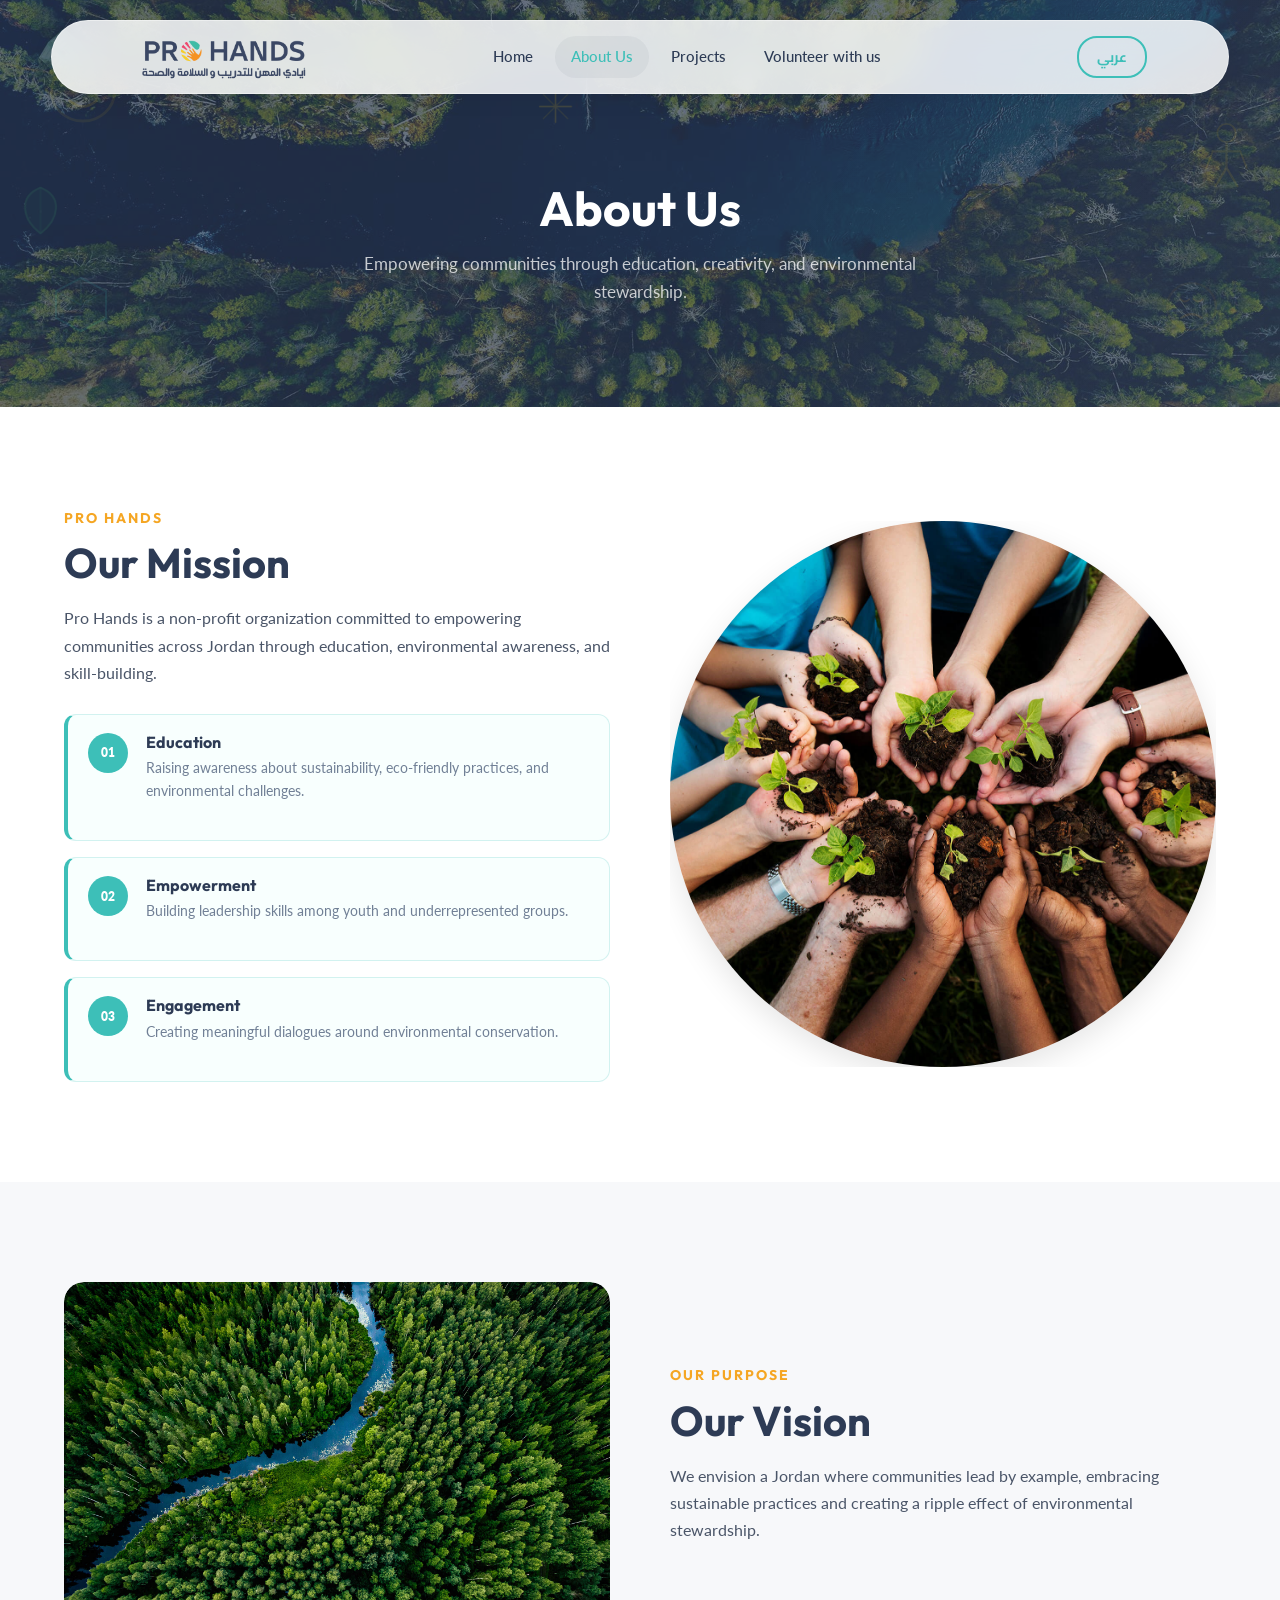
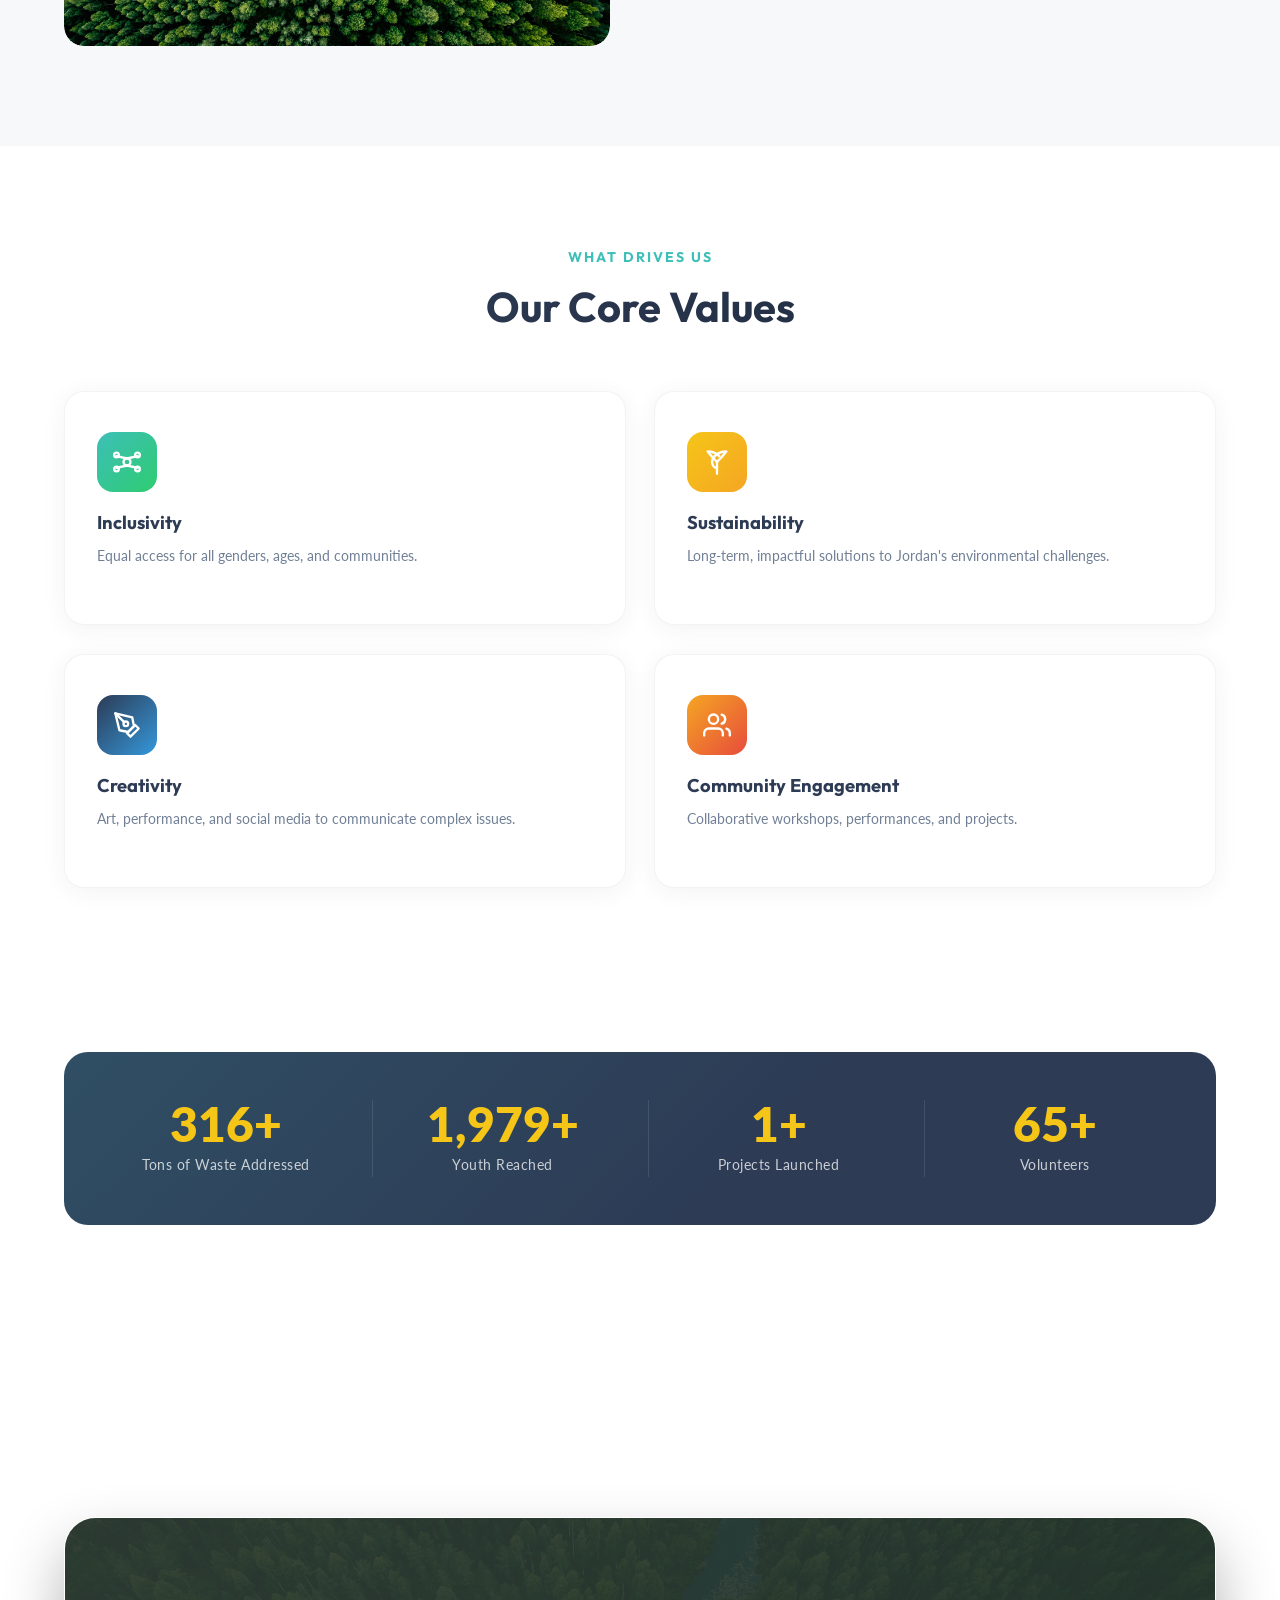
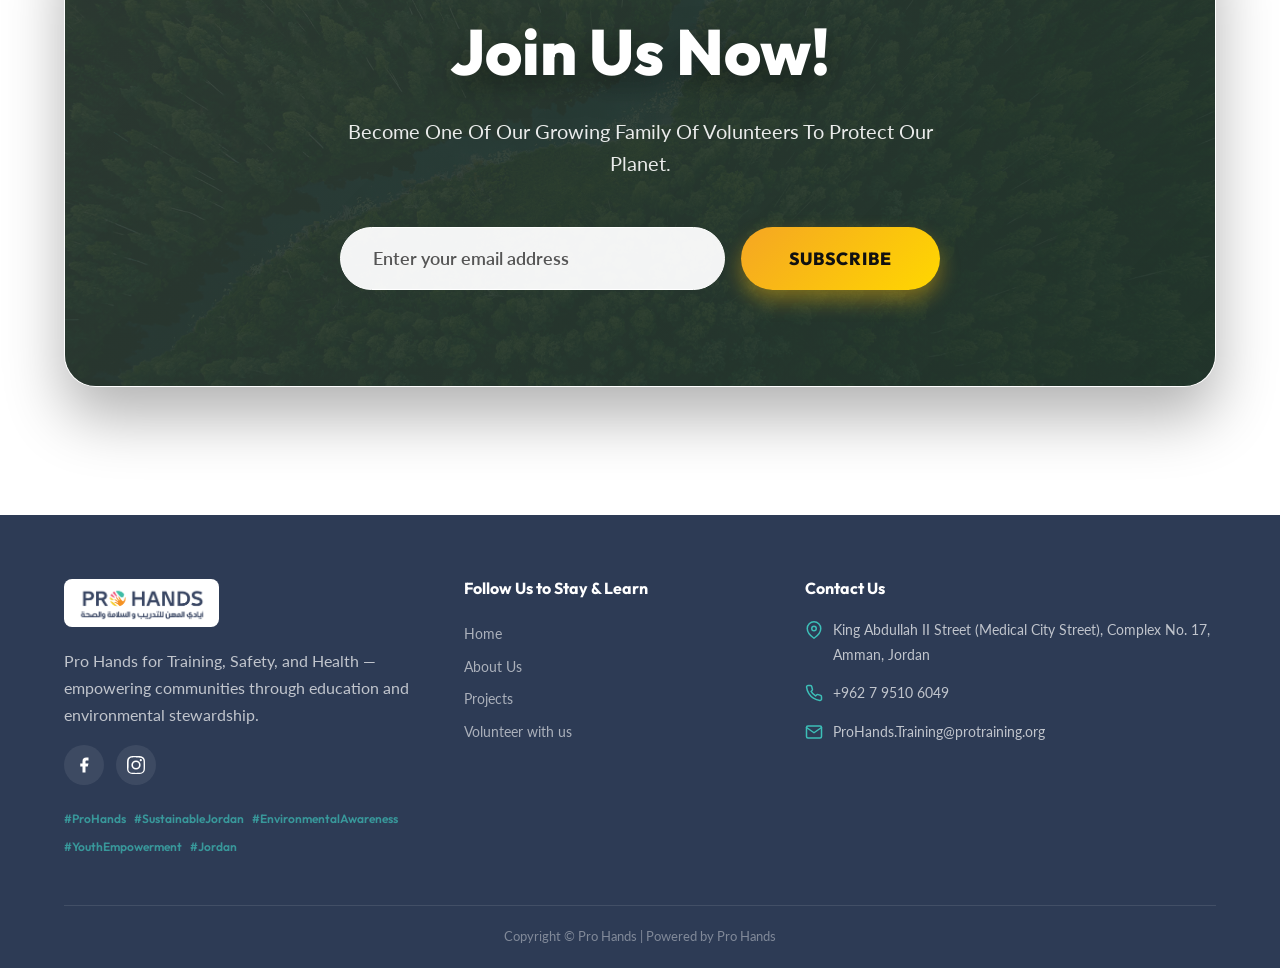
<file: about.html>
<!DOCTYPE html>
<html lang="en" dir="ltr">
<head>
  <meta charset="UTF-8">
  <meta name="viewport" content="width=device-width, initial-scale=1.0">
  <title>About Us — Pro Hands</title>
  <meta name="description" content="Learn about Pro Hands' mission, vision, and core values in empowering communities for a sustainable Jordan.">
  <meta name="keywords" content="ProHands, SustainableJordan, EnvironmentalAwareness, YouthEmpowerment, Jordan">
  <link rel="icon" type="image/png" sizes="32x32" href="images/cropped-fav-32x32.png">
  <link rel="apple-touch-icon" sizes="180x180" href="images/cropped-fav-180x180.png">
  <link rel="stylesheet" href="css/style.css">
  <link rel="stylesheet" href="css/enhanced-3d.css">
  <link rel="stylesheet" href="css/spatial.css">
</head>
<body>
  <a href="#main-content" class="skip-link">Skip to main content</a>

  <!-- ========== NAVBAR ========== -->
  <nav class="navbar navbar--inner" aria-label="Main navigation">
    <div class="container navbar__inner">
      <a href="index.html" class="navbar__logo">
        <img src="images/Pro-hands-communication-kit-02.png" alt="Pro Hands Logo">
      </a>
      <div class="navbar__links">
        <a href="index.html" data-ar="الرئيسية">Home</a>
        <a href="about.html" class="active" data-ar="من نحن">About Us</a>
        <a href="projects.html" data-ar="المشاريع">Projects</a>
        <a href="volunteer.html" data-ar="تطوع معنا">Volunteer with us</a>
      </div>

      <button class="lang-toggle" aria-label="Switch language"><span class="lang-toggle__text">عربي</span></button>
      <button class="navbar__hamburger" aria-label="Toggle menu">
        <span></span><span></span><span></span>
      </button>
    </div>
  </nav>
  <div class="mobile-menu" aria-hidden="true">
    <a href="index.html" data-ar="الرئيسية">Home</a>
    <a href="about.html" class="active" data-ar="من نحن">About Us</a>
    <a href="projects.html" data-ar="المشاريع">Projects</a>
    <a href="volunteer.html" data-ar="تطوع معنا">Volunteer with us</a>
    <button class="lang-toggle" aria-label="Switch language"><span class="lang-toggle__text">عربي</span></button>
  </div>

  <main id="main-content">

  <!-- ========== PAGE HERO ========== -->
  <section class="page-hero page-hero--bg page-hero--shimmer" style="background-image:url('images/aerial-view-of-green-forests-and-blue-lakes-and-ri-T3L66K7a-1.jpg')">
    <!-- Floating ambient particles -->
    <span class="particle particle--1" aria-hidden="true"></span>
    <span class="particle particle--2" aria-hidden="true"></span>
    <span class="particle particle--3" aria-hidden="true"></span>
    <span class="particle particle--4" aria-hidden="true"></span>
    <span class="particle particle--5" aria-hidden="true"></span>
    <span class="particle particle--6" aria-hidden="true"></span>
    <!-- Floating background theater/nature elements -->
    <div class="bg-floaters" aria-hidden="true">
      <div class="bg-floater bg-floater--mask-comedy">
        <svg viewBox="0 0 80 80" fill="none" xmlns="http://www.w3.org/2000/svg">
          <ellipse cx="40" cy="38" rx="28" ry="26" stroke="currentColor" stroke-width="2.5" fill="none" opacity="0.6"/>
          <path d="M28 32 Q33 28 38 32" stroke="currentColor" stroke-width="2" stroke-linecap="round" fill="none"/>
          <path d="M42 32 Q47 28 52 32" stroke="currentColor" stroke-width="2" stroke-linecap="round" fill="none"/>
          <path d="M28 46 Q40 56 52 46" stroke="currentColor" stroke-width="2.5" stroke-linecap="round" fill="none"/>
          <path d="M22 20 Q18 12 14 16" stroke="currentColor" stroke-width="2" stroke-linecap="round" fill="none"/>
          <path d="M58 20 Q62 12 66 16" stroke="currentColor" stroke-width="2" stroke-linecap="round" fill="none"/>
        </svg>
      </div>
      <div class="bg-floater bg-floater--mask-tragedy">
        <svg viewBox="0 0 80 80" fill="none" xmlns="http://www.w3.org/2000/svg">
          <ellipse cx="40" cy="38" rx="26" ry="25" stroke="currentColor" stroke-width="2.5" fill="none" opacity="0.5"/>
          <path d="M28 30 Q33 35 38 30" stroke="currentColor" stroke-width="2" stroke-linecap="round" fill="none"/>
          <path d="M42 30 Q47 35 52 30" stroke="currentColor" stroke-width="2" stroke-linecap="round" fill="none"/>
          <path d="M29 50 Q40 42 51 50" stroke="currentColor" stroke-width="2.5" stroke-linecap="round" fill="none"/>
        </svg>
      </div>
      <div class="bg-floater bg-floater--leaf-1">
        <svg viewBox="0 0 60 60" fill="none" xmlns="http://www.w3.org/2000/svg">
          <path d="M30 55 C10 40 5 15 30 5 C55 15 50 40 30 55Z" stroke="currentColor" stroke-width="2" fill="currentColor" fill-opacity="0.3"/>
          <line x1="30" y1="55" x2="30" y2="5" stroke="currentColor" stroke-width="1.5" opacity="0.6"/>
        </svg>
      </div>
      <div class="bg-floater bg-floater--leaf-2">
        <svg viewBox="0 0 50 50" fill="none" xmlns="http://www.w3.org/2000/svg">
          <path d="M25 46 C8 34 4 12 25 4 C46 12 42 34 25 46Z" stroke="currentColor" stroke-width="2" fill="currentColor" fill-opacity="0.25"/>
          <line x1="25" y1="46" x2="25" y2="4" stroke="currentColor" stroke-width="1.5" opacity="0.5"/>
        </svg>
      </div>
      <div class="bg-floater bg-floater--puppet">
        <svg viewBox="0 0 60 90" fill="none" xmlns="http://www.w3.org/2000/svg">
          <circle cx="30" cy="12" r="10" stroke="currentColor" stroke-width="2" fill="none"/>
          <line x1="30" y1="22" x2="30" y2="50" stroke="currentColor" stroke-width="2.5" stroke-linecap="round"/>
          <line x1="15" y1="32" x2="45" y2="32" stroke="currentColor" stroke-width="2.5" stroke-linecap="round"/>
          <line x1="30" y1="50" x2="18" y2="70" stroke="currentColor" stroke-width="2.5" stroke-linecap="round"/>
          <line x1="30" y1="50" x2="42" y2="70" stroke="currentColor" stroke-width="2.5" stroke-linecap="round"/>
          <line x1="15" y1="32" x2="8"  y2="50" stroke="currentColor" stroke-width="2" stroke-linecap="round"/>
          <line x1="45" y1="32" x2="52" y2="50" stroke="currentColor" stroke-width="2" stroke-linecap="round"/>
        </svg>
      </div>
      <div class="bg-floater bg-floater--cube">
        <svg viewBox="0 0 60 60" fill="none" xmlns="http://www.w3.org/2000/svg">
          <polygon points="30,5 55,18 55,45 30,58 5,45 5,18" stroke="currentColor" stroke-width="2" fill="none"/>
          <line x1="30" y1="5"  x2="30" y2="32" stroke="currentColor" stroke-width="1.5" opacity="0.5"/>
          <line x1="5"  y1="18" x2="30" y2="32" stroke="currentColor" stroke-width="1.5" opacity="0.5"/>
          <line x1="55" y1="18" x2="30" y2="32" stroke="currentColor" stroke-width="1.5" opacity="0.5"/>
        </svg>
      </div>
      <div class="bg-floater bg-floater--star">
        <svg viewBox="0 0 40 40" fill="none" xmlns="http://www.w3.org/2000/svg">
          <line x1="20" y1="2"  x2="20" y2="38" stroke="currentColor" stroke-width="2" stroke-linecap="round"/>
          <line x1="2"  y1="20" x2="38" y2="20" stroke="currentColor" stroke-width="2" stroke-linecap="round"/>
          <line x1="6"  y1="6"  x2="34" y2="34" stroke="currentColor" stroke-width="1.5" stroke-linecap="round" opacity="0.6"/>
          <line x1="34" y1="6"  x2="6"  y2="34" stroke="currentColor" stroke-width="1.5" stroke-linecap="round" opacity="0.6"/>
        </svg>
      </div>
    </div><!-- /.bg-floaters -->
    <div class="page-hero__content">
      <h1 data-ar="من نحن">About Us</h1>
      <p data-ar="تمكين المجتمعات من خلال التعليم والإبداع والإشراف البيئي.">Empowering communities through education, creativity, and environmental stewardship.</p>
    </div>
  </section>

  <!-- ========== SECTION 1 — OUR MISSION ========== -->
  <section class="section">
    <div class="container">
      <div class="split">
        <div class="split__text reveal">
          <span class="eyebrow" data-ar="أيادي المهن">Pro Hands</span>
          <h2 data-ar="رسالتنا">Our Mission</h2>
          <p data-ar="أيادي المهن منظمة غير ربحية ملتزمة بتمكين المجتمعات في جميع أنحاء الأردن من خلال التعليم والتوعية البيئية وبناء المهارات.">Pro Hands is a non-profit organization committed to empowering communities across Jordan through education, environmental awareness, and skill-building.</p>

          <div class="mission-pillars">
            <div class="mission-pillar">
              <div class="mission-pillar__badge">01</div>
              <div class="mission-pillar__content">
                <h4 data-ar="التعليم">Education</h4>
                <p data-ar="رفع الوعي حول الاستدامة والممارسات الصديقة للبيئة والتحديات البيئية.">Raising awareness about sustainability, eco-friendly practices, and environmental challenges.</p>
              </div>
            </div>
            <div class="mission-pillar">
              <div class="mission-pillar__badge">02</div>
              <div class="mission-pillar__content">
                <h4 data-ar="التمكين">Empowerment</h4>
                <p data-ar="بناء مهارات القيادة بين الشباب والفئات المهمشة.">Building leadership skills among youth and underrepresented groups.</p>
              </div>
            </div>
            <div class="mission-pillar">
              <div class="mission-pillar__badge">03</div>
              <div class="mission-pillar__content">
                <h4 data-ar="المشاركة">Engagement</h4>
                <p data-ar="خلق حوارات هادفة حول الحفاظ على البيئة.">Creating meaningful dialogues around environmental conservation.</p>
              </div>
            </div>
          </div>
        </div>
        <div class="split__image reveal reveal-delay-1" data-tilt data-tilt-max="8" data-tilt-scale="1.04">
          <img src="images/group-of-environmental-conservation-people-hands-p-PXQ49EB-1.jpg" alt="Volunteers holding seedlings" class="img-3d-float" style="border-radius:50%; aspect-ratio:1; object-fit:cover;">
        </div>
      </div>
    </div>
  </section>

  <!-- ========== SECTION 2 — OUR VISION ========== -->
  <section class="section section--grey">
    <div class="container">
      <div class="split split--img-after">
        <div class="split__image reveal" data-tilt data-tilt-max="8" data-tilt-scale="1.04">
          <img src="images/aerial-view-of-green-forest-with-tall-pine-trees-a-DTG8JWQ-1.jpg" alt="Aerial view of green forest with river" class="img-3d-float" style="border-radius:var(--radius-lg);">
        </div>
        <div class="split__text reveal reveal-delay-1">
          <span class="eyebrow" data-ar="هدفنا">Our Purpose</span>
          <h2 data-ar="رؤيتنا">Our Vision</h2>
          <p data-ar="نتصور أردناً تقود فيه المجتمعات بالقدوة، وتتبنى الممارسات المستدامة وتخلق أثراً متسلسلاً من الإشراف البيئي.">We envision a Jordan where communities lead by example, embracing sustainable practices and creating a ripple effect of environmental stewardship.</p>
        </div>
      </div>
    </div>
  </section>

  <!-- ========== SECTION 3 — CORE VALUES ========== -->
  <section class="section">
    <div class="container">
      <div class="section-header reveal">
        <span class="eyebrow eyebrow--teal" data-ar="ما يدفعنا">What Drives Us</span>
        <h2 data-ar="قيمنا الأساسية">Our Core Values</h2>
      </div>
      <div class="values-bento sr-stagger">
        <!-- Inclusivity -->
        <div class="value-card" data-tilt data-tilt-max="8">
          <div class="value-card__icon value-card__icon--green">
            <svg viewBox="0 0 24 24"><circle cx="12" cy="12" r="3"/><circle cx="3" cy="6" r="2"/><circle cx="21" cy="6" r="2"/><circle cx="3" cy="18" r="2"/><circle cx="21" cy="18" r="2"/><line x1="12" y1="9" x2="3" y2="7"/><line x1="12" y1="9" x2="21" y2="7"/><line x1="12" y1="15" x2="3" y2="17"/><line x1="12" y1="15" x2="21" y2="17"/></svg>
          </div>
          <h3 data-ar="الشمولية">Inclusivity</h3>
          <p data-ar="وصول متساوٍ لجميع الأجناس والأعمار والمجتمعات.">Equal access for all genders, ages, and communities.</p>
        </div>
        <!-- Sustainability -->
        <div class="value-card" data-tilt data-tilt-max="8">
          <div class="value-card__icon value-card__icon--yellow">
            <svg viewBox="0 0 24 24"><path d="M12 22V12"/><path d="M12 12C12 12 17 7 20 3c0 0-6 0-10 4S8 17 12 17"/><path d="M12 12C12 12 7 7 4 3c0 0 6 0 10 4"/></svg>
          </div>
          <h3 data-ar="الاستدامة">Sustainability</h3>
          <p data-ar="حلول طويلة الأمد ومؤثرة للتحديات البيئية في الأردن.">Long-term, impactful solutions to Jordan's environmental challenges.</p>
        </div>
        <!-- Creativity -->
        <div class="value-card" data-tilt data-tilt-max="8">
          <div class="value-card__icon value-card__icon--blue">
            <svg viewBox="0 0 24 24"><path d="M12 19l7-7 3 3-7 7-3-3z"/><path d="M18 13l-1.5-7.5L2 2l3.5 14.5L13 18l5-5z"/><path d="M2 2l7.586 7.586"/><circle cx="11" cy="11" r="2"/></svg>
          </div>
          <h3 data-ar="الإبداع">Creativity</h3>
          <p data-ar="الفن والأداء ووسائل التواصل الاجتماعي لإيصال القضايا البيئية المعقدة.">Art, performance, and social media to communicate complex issues.</p>
        </div>
        <!-- Community Engagement -->
        <div class="value-card" data-tilt data-tilt-max="8">
          <div class="value-card__icon value-card__icon--orange">
            <svg viewBox="0 0 24 24"><path d="M17 21v-2a4 4 0 0 0-4-4H5a4 4 0 0 0-4 4v2"/><circle cx="9" cy="7" r="4"/><path d="M23 21v-2a4 4 0 0 0-3-3.87"/><path d="M16 3.13a4 4 0 0 1 0 7.75"/></svg>
          </div>
          <h3 data-ar="المشاركة المجتمعية">Community Engagement</h3>
          <p data-ar="ورش عمل وعروض ومشاريع تعاونية.">Collaborative workshops, performances, and projects.</p>
        </div>
      </div>
    </div>
  </section>

  <!-- ========== IMPACT STATS BAR ========== -->
  <section class="section" style="padding-top: 0;">
    <div class="container">
      <div class="impact-bar reveal">
        <div class="impact-stat">
          <span class="impact-stat__number" data-count="480" data-suffix="+">480+</span>
          <span class="impact-stat__label" data-ar="طن من النفايات عولجت">Tons of Waste Addressed</span>
        </div>
        <div class="impact-stat">
          <span class="impact-stat__number" data-count="3000" data-suffix="+">3000+</span>
          <span class="impact-stat__label" data-ar="شاب تم الوصول إليه">Youth Reached</span>
        </div>
        <div class="impact-stat">
          <span class="impact-stat__number" data-count="3" data-suffix="+">3+</span>
          <span class="impact-stat__label" data-ar="مشاريع أطلقت">Projects Launched</span>
        </div>
        <div class="impact-stat">
          <span class="impact-stat__number" data-count="100" data-suffix="+">100+</span>
          <span class="impact-stat__label" data-ar="متطوعون">Volunteers</span>
        </div>
      </div>
    </div>
  </section>

  <!-- ========== SECTION 4 — JOIN US CTA ========== -->
  <section class="section cta-3d-wrapper relative">
      <div class="container reveal">
        <div class="cta-glass-card">
          <div class="cta-glass-card__bg" style="background-image:url('images/aerial-view-of-green-forest-with-tall-pine-trees-a-DTG8JWQ-1.jpg')"></div>
          <div class="cta-glass-card__overlay"></div>
          <div class="cta-glass-content relative z-10 text-center">
            <h2 data-ar="انضم إلينا الآن!" class="cta-3d-title">Join Us Now!</h2>
            <p data-ar="كن جزءاً من عائلتنا المتنامية من المتطوعين لحماية كوكبنا." class="cta-3d-text">Become One Of Our Growing Family Of Volunteers To Protect Our Planet.</p>
            <form class="cta-glass-card__form">
              <input type="email" name="email" placeholder="Enter your email address" required aria-label="Email address" data-placeholder-ar="أدخل بريدك الإلكتروني" class="glass-input">
              <button type="submit" class="btn btn--cta-3d" data-ar="اشترك">Subscribe</button>
            </form>
          </div>
        </div>
      </div>
    </section>

  </main>

  <!-- ========== FOOTER ========== -->
  <shared-footer></shared-footer>

  <script src="js/config.js"></script>
  <script src="js/main.js"></script>
  <script src="js/shared-footer.js"></script>
  <script src="js/spatial.js"></script>
</body>
</html>
</file>
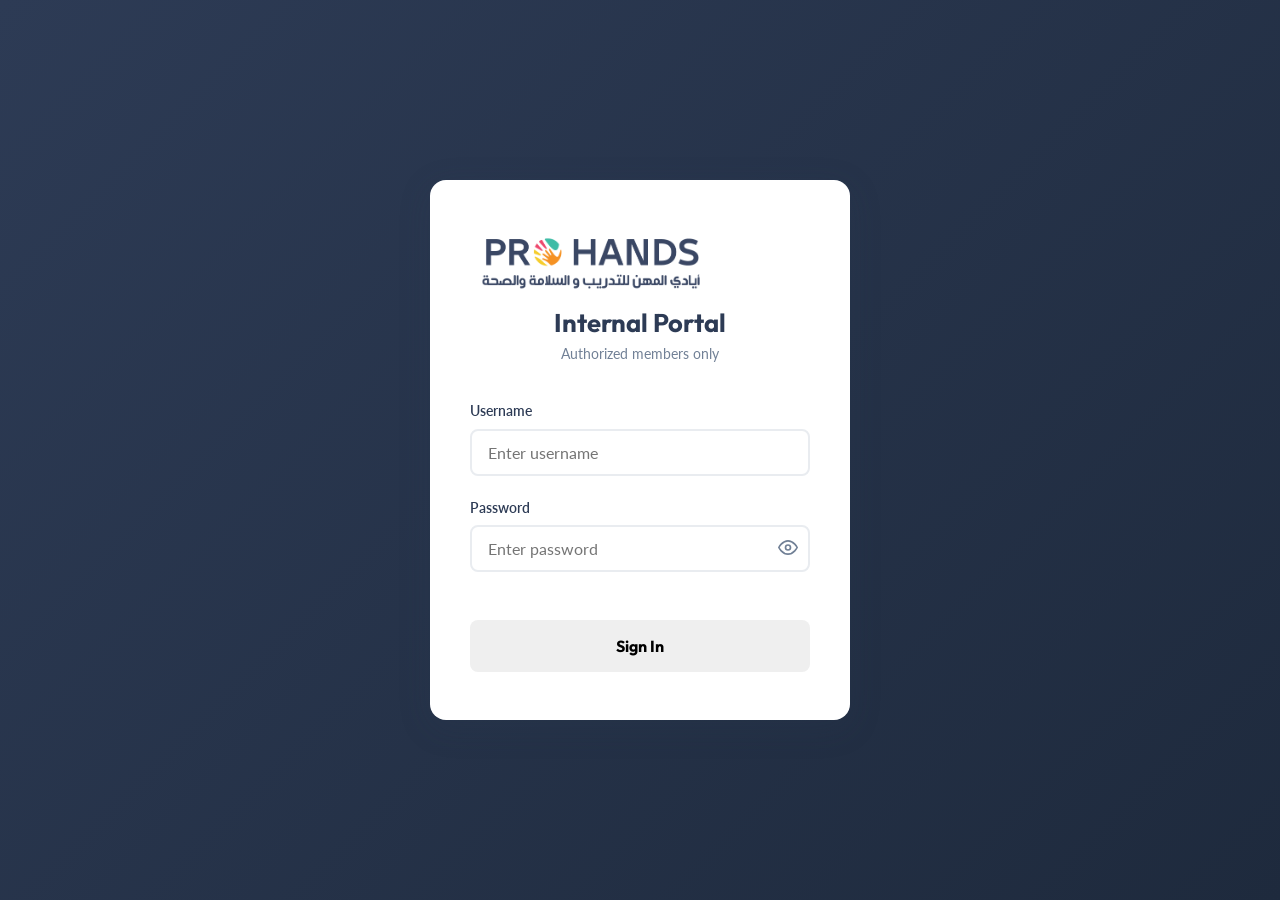
<file: dashboard.html>
<!DOCTYPE html>
<html lang="en" dir="ltr">
<head>
  <meta charset="UTF-8">
  <meta name="viewport" content="width=device-width, initial-scale=1.0">
  <title>Pro Hands — Internal Dashboard</title>
  <meta name="robots" content="noindex, nofollow">
  <link rel="icon" type="image/png" sizes="32x32" href="images/cropped-fav-32x32.png">
  <link rel="apple-touch-icon" sizes="180x180" href="images/cropped-fav-180x180.png">
  <link rel="stylesheet" href="css/style.css">
  <link rel="stylesheet" href="css/dashboard.css">
</head>
<body>

  <!-- ========== LOGIN SCREEN ========== -->
  <div class="login-screen" id="loginScreen">
    <div class="login-card">
      <div class="login-card__logo">
        <img src="images/Pro-hands-communication-kit-02.png" alt="Pro Hands Logo">
      </div>
      <h1>Internal Portal</h1>
      <p class="login-card__subtitle">Authorized members only</p>
      <form id="loginForm" autocomplete="off">
        <div class="login-field">
          <label for="loginUser">Username</label>
          <input type="text" id="loginUser" placeholder="Enter username" required>
        </div>
        <div class="login-field">
          <label for="loginPass">Password</label>
          <div class="password-wrapper">
            <input type="password" id="loginPass" placeholder="Enter password" required>
            <button type="button" class="toggle-pass" aria-label="Toggle password visibility">
              <svg viewBox="0 0 24 24" width="20" height="20"><path d="M1 12s4-8 11-8 11 8 11 8-4 8-11 8S1 12 1 12z"/><circle cx="12" cy="12" r="3"/></svg>
            </button>
          </div>
        </div>
        <p class="login-error" id="loginError" aria-live="polite"></p>
        <button type="submit" class="btn btn--teal login-btn">Sign In</button>
      </form>
    </div>
  </div>

  <!-- ========== DASHBOARD ========== -->
  <div class="dashboard" id="dashboard" style="display:none;">

    <!-- Sidebar -->
    <aside class="dash-sidebar" id="dashSidebar">
      <div class="dash-sidebar__header">
        <img src="images/Pro-hands-communication-kit-02.png" alt="Pro Hands" class="dash-sidebar__logo">
        <span class="dash-sidebar__title">Pro Hands</span>
      </div>
      <nav class="dash-sidebar__nav">
        <a href="#" class="dash-nav-item active" data-section="overview">
          <svg viewBox="0 0 24 24"><rect x="3" y="3" width="7" height="7" rx="1"/><rect x="14" y="3" width="7" height="7" rx="1"/><rect x="3" y="14" width="7" height="7" rx="1"/><rect x="14" y="14" width="7" height="7" rx="1"/></svg>
          Overview
        </a>
        <a href="#" class="dash-nav-item" data-section="volunteers">
          <svg viewBox="0 0 24 24"><path d="M17 21v-2a4 4 0 0 0-4-4H5a4 4 0 0 0-4 4v2"/><circle cx="9" cy="7" r="4"/><path d="M23 21v-2a4 4 0 0 0-3-3.87"/><path d="M16 3.13a4 4 0 0 1 0 7.75"/></svg>
          Volunteers
        </a>
        <a href="#" class="dash-nav-item" data-section="newsletter">
          <svg viewBox="0 0 24 24"><path d="M4 4h16c1.1 0 2 .9 2 2v12c0 1.1-.9 2-2 2H4c-1.1 0-2-.9-2-2V6c0-1.1.9-2 2-2z"/><polyline points="22,6 12,13 2,6"/></svg>
          Newsletter
        </a>
        <a href="#" class="dash-nav-item" data-section="projects">
          <svg viewBox="0 0 24 24"><path d="M22 19a2 2 0 0 1-2 2H4a2 2 0 0 1-2-2V5a2 2 0 0 1 2-2h5l2 3h9a2 2 0 0 1 2 2z"/></svg>
          Projects
        </a>
        <a href="#" class="dash-nav-item" data-section="calendar">
          <svg viewBox="0 0 24 24"><rect x="3" y="4" width="18" height="18" rx="2" ry="2"/><line x1="16" y1="2" x2="16" y2="6"/><line x1="8" y1="2" x2="8" y2="6"/><line x1="3" y1="10" x2="21" y2="10"/></svg>
          Calendar
        </a>
        <a href="#" class="dash-nav-item" data-section="todos">
          <svg viewBox="0 0 24 24"><path d="M9 11l3 3L22 4"/><path d="M21 12v7a2 2 0 0 1-2 2H5a2 2 0 0 1-2-2V5a2 2 0 0 1 2-2h11"/></svg>
          Tasks
        </a>
        <a href="#" class="dash-nav-item" data-section="announcements">
          <svg viewBox="0 0 24 24"><path d="M18 8A6 6 0 0 0 6 8c0 7-3 9-3 9h18s-3-2-3-9"/><path d="M13.73 21a2 2 0 0 1-3.46 0"/></svg>
          Announcements
        </a>
      </nav>
      <div class="dash-sidebar__footer">
        <a href="index.html" class="dash-back-btn">
          <svg viewBox="0 0 24 24"><path d="M19 12H5"/><polyline points="12 19 5 12 12 5"/></svg>
          Back to Website
        </a>
        <button class="dash-logout-btn" id="logoutBtn">
          <svg viewBox="0 0 24 24"><path d="M9 21H5a2 2 0 0 1-2-2V5a2 2 0 0 1 2-2h4"/><polyline points="16 17 21 12 16 7"/><line x1="21" y1="12" x2="9" y2="12"/></svg>
          Sign Out
        </button>
      </div>
    </aside>

    <!-- Main Content -->
    <div class="dash-main">
      <!-- Top Bar -->
      <header class="dash-topbar">
        <button class="dash-topbar__toggle" id="sidebarToggle" aria-label="Toggle sidebar">
          <span></span><span></span><span></span>
        </button>
        <h2 class="dash-topbar__title" id="dashTitle">Overview</h2>
        <div class="dash-topbar__right">
          <!-- Notification Bell -->
          <button class="dash-notif-btn" id="notifBtn" aria-label="Notifications">
            <svg viewBox="0 0 24 24"><path d="M18 8A6 6 0 0 0 6 8c0 7-3 9-3 9h18s-3-2-3-9"/><path d="M13.73 21a2 2 0 0 1-3.46 0"/></svg>
            <span class="dash-notif-badge" id="notifBadge" style="display:none;">0</span>
          </button>
          <div class="dash-notif-dropdown" id="notifDropdown">
            <div class="dash-notif-dropdown__header">
              <h4>Notifications</h4>
              <button class="dash-notif-clear" id="notifClear">Clear all</button>
            </div>
            <div class="dash-notif-list" id="notifList">
              <p class="dash-notif-empty">No new notifications</p>
            </div>
          </div>
          <!-- PDF Export -->
          <button class="dash-topbar-btn" id="exportPdfBtn" title="Export PDF Report">
            <svg viewBox="0 0 24 24"><path d="M14 2H6a2 2 0 0 0-2 2v16a2 2 0 0 0 2 2h12a2 2 0 0 0 2-2V8z"/><polyline points="14 2 14 8 20 8"/><line x1="16" y1="13" x2="8" y2="13"/><line x1="16" y1="17" x2="8" y2="17"/><polyline points="10 9 9 9 8 9"/></svg>
          </button>
          <!-- User -->
          <div class="dash-topbar__user">
            <div class="dash-avatar">
              <svg viewBox="0 0 24 24"><path d="M20 21v-2a4 4 0 0 0-4-4H8a4 4 0 0 0-4 4v2"/><circle cx="12" cy="7" r="4"/></svg>
            </div>
            <span class="dash-topbar__username" id="dashUsername">Admin</span>
          </div>
        </div>
      </header>

      <!-- Content Area -->
      <div class="dash-content">

        <!-- ===== OVERVIEW ===== -->
        <section class="dash-section active" id="sec-overview">
          <div class="dash-stats-grid">
            <div class="dash-stat-card dash-stat-card--teal">
              <div class="dash-stat-card__icon"><svg viewBox="0 0 24 24"><path d="M17 21v-2a4 4 0 0 0-4-4H5a4 4 0 0 0-4 4v2"/><circle cx="9" cy="7" r="4"/><path d="M23 21v-2a4 4 0 0 0-3-3.87"/><path d="M16 3.13a4 4 0 0 1 0 7.75"/></svg></div>
              <div class="dash-stat-card__info"><span class="dash-stat-card__number" id="statVolunteers">0</span><span class="dash-stat-card__label">Volunteers</span></div>
            </div>
            <div class="dash-stat-card dash-stat-card--coral">
              <div class="dash-stat-card__icon"><svg viewBox="0 0 24 24"><path d="M4 4h16c1.1 0 2 .9 2 2v12c0 1.1-.9 2-2 2H4c-1.1 0-2-.9-2-2V6c0-1.1.9-2 2-2z"/><polyline points="22,6 12,13 2,6"/></svg></div>
              <div class="dash-stat-card__info"><span class="dash-stat-card__number" id="statNewsletter">0</span><span class="dash-stat-card__label">Subscribers</span></div>
            </div>
            <div class="dash-stat-card dash-stat-card--orange">
              <div class="dash-stat-card__icon"><svg viewBox="0 0 24 24"><path d="M22 19a2 2 0 0 1-2 2H4a2 2 0 0 1-2-2V5a2 2 0 0 1 2-2h5l2 3h9a2 2 0 0 1 2 2z"/></svg></div>
              <div class="dash-stat-card__info"><span class="dash-stat-card__number" id="statProjects">3</span><span class="dash-stat-card__label">Active Projects</span></div>
            </div>
            <div class="dash-stat-card dash-stat-card--navy">
              <div class="dash-stat-card__icon"><svg viewBox="0 0 24 24"><circle cx="12" cy="12" r="10"/><polyline points="12 6 12 12 16 14"/></svg></div>
              <div class="dash-stat-card__info"><span class="dash-stat-card__number" id="statLastUpdate">—</span><span class="dash-stat-card__label">Last Updated</span></div>
            </div>
          </div>
          <!-- Charts -->
          <div class="dash-charts-row">
            <div class="dash-card dash-card--half">
              <div class="dash-card__header"><h3>Monthly Growth</h3></div>
              <div class="dash-chart"><canvas id="monthlyCanvas" height="220"></canvas></div>
            </div>
            <div class="dash-card dash-card--half">
              <div class="dash-card__header"><h3>Volunteer Roles</h3></div>
              <div class="dash-chart-pie-wrap"><canvas id="roleCanvas" width="200" height="200"></canvas><div class="dash-chart-legend" id="roleLegend"></div></div>
            </div>
          </div>
          <!-- Recent Tables -->
          <div class="dash-card">
            <div class="dash-card__header"><h3>Recent Volunteer Applications</h3><a href="#" class="dash-link" data-goto="volunteers">View All →</a></div>
            <div class="dash-table-wrap"><table class="dash-table"><thead><tr><th>Name</th><th>Email</th><th>Role</th><th>Date</th></tr></thead><tbody id="recentVolunteers"><tr><td colspan="4" class="dash-table__empty">No data yet</td></tr></tbody></table></div>
          </div>
          <div class="dash-card">
            <div class="dash-card__header"><h3>Recent Newsletter Subscribers</h3><a href="#" class="dash-link" data-goto="newsletter">View All →</a></div>
            <div class="dash-table-wrap"><table class="dash-table"><thead><tr><th>Email</th><th>Date</th></tr></thead><tbody id="recentNewsletter"><tr><td colspan="2" class="dash-table__empty">No data yet</td></tr></tbody></table></div>
          </div>
        </section>

        <!-- ===== VOLUNTEERS ===== -->
        <section class="dash-section" id="sec-volunteers">
          <div class="dash-card">
            <div class="dash-card__header">
              <h3>All Volunteer Applications</h3>
              <div class="dash-card__actions">
                <input type="text" class="dash-search" id="searchVolunteers" placeholder="Search...">
                <button class="btn btn--teal btn--sm" id="refreshVolunteers">↻ Refresh</button>
                <button class="btn btn--navy btn--sm" id="exportVolunteers">⬇ CSV</button>
              </div>
            </div>
            <div class="dash-table-wrap">
              <table class="dash-table" id="volunteersTable">
                <thead><tr><th>#</th><th>Name</th><th>Email</th><th>Phone</th><th>Role</th><th>Message</th><th>Date</th><th>Actions</th></tr></thead>
                <tbody id="allVolunteers"><tr><td colspan="8" class="dash-table__empty">Loading...</td></tr></tbody>
              </table>
            </div>
          </div>
        </section>

        <!-- ===== NEWSLETTER ===== -->
        <section class="dash-section" id="sec-newsletter">
          <div class="dash-card">
            <div class="dash-card__header">
              <h3>All Newsletter Subscribers</h3>
              <div class="dash-card__actions">
                <input type="text" class="dash-search" id="searchNewsletter" placeholder="Search...">
                <button class="btn btn--teal btn--sm" id="refreshNewsletter">↻ Refresh</button>
                <button class="btn btn--navy btn--sm" id="exportNewsletter">⬇ CSV</button>
              </div>
            </div>
            <div class="dash-table-wrap">
              <table class="dash-table" id="newsletterTable">
                <thead><tr><th>#</th><th>Email</th><th>Date</th></tr></thead>
                <tbody id="allNewsletter"><tr><td colspan="3" class="dash-table__empty">Loading...</td></tr></tbody>
              </table>
            </div>
          </div>
        </section>

        <!-- ===== PROJECTS ===== -->
        <section class="dash-section" id="sec-projects">
          <div class="dash-card">
            <div class="dash-card__header"><h3>Project Management</h3><button class="btn btn--teal btn--sm" id="addProjectBtn">+ Add Project</button></div>
            <div class="dash-projects-grid" id="projectsGrid">
              <div class="dash-project-card"><div class="dash-project-card__header dash-project-card__header--teal"><h4>Puppet Show</h4><span class="dash-badge dash-badge--active">Active</span></div><div class="dash-project-card__body"><div class="dash-project-meta"><span>Category: <strong>Community</strong></span></div></div><div class="dash-project-card__footer"><a href="projects/puppet.html" target="_blank" class="dash-link">View Page →</a></div></div>
              <div class="dash-project-card"><div class="dash-project-card__header dash-project-card__header--coral"><h4>Stand-Up Comedy</h4><span class="dash-badge dash-badge--active">Active</span></div><div class="dash-project-card__body"><div class="dash-project-meta"><span>Category: <strong>Education</strong></span></div></div><div class="dash-project-card__footer"><a href="projects/standup.html" target="_blank" class="dash-link">View Page →</a></div></div>
              <div class="dash-project-card"><div class="dash-project-card__header dash-project-card__header--navy"><h4>Green Transportation</h4><span class="dash-badge dash-badge--active">Active</span></div><div class="dash-project-card__body"><div class="dash-project-meta"><span>Category: <strong>Environment</strong></span></div></div><div class="dash-project-card__footer"><a href="projects/transportation.html" target="_blank" class="dash-link">View Page →</a></div></div>
            </div>
          </div>
          <div class="dash-modal" id="addProjectModal"><div class="dash-modal__content"><div class="dash-modal__header"><h3>Add New Project</h3><button class="dash-modal__close" id="closeProjectModal">&times;</button></div><form id="addProjectForm"><div class="dash-form-row"><div class="dash-form-group"><label>Project Name</label><input type="text" name="projectName" required></div><div class="dash-form-group"><label>Category</label><select name="projectCategory"><option value="Environment">Environment</option><option value="Community">Community</option><option value="Education">Education</option></select></div></div><div class="dash-form-row"><div class="dash-form-group"><label>Target</label><input type="text" name="projectTarget" placeholder="e.g. 500 citizens"></div><div class="dash-form-group"><label>Status</label><select name="projectStatus"><option value="Active">Active</option><option value="Planning">Planning</option><option value="Completed">Completed</option></select></div></div><div class="dash-form-group"><label>Description</label><textarea name="projectDesc" rows="3" placeholder="Brief description..."></textarea></div><button type="submit" class="btn btn--teal">Add Project</button></form></div></div>
        </section>

        <!-- ===== CALENDAR ===== -->
        <section class="dash-section" id="sec-calendar">
          <div class="dash-card">
            <div class="dash-card__header">
              <h3>Events Calendar</h3>
              <div class="dash-card__actions">
                <button class="btn btn--sm btn--navy" id="calPrev">◀</button>
                <span class="dash-cal-month" id="calMonth"></span>
                <button class="btn btn--sm btn--navy" id="calNext">▶</button>
                <button class="btn btn--teal btn--sm" id="addEventBtn">+ Event</button>
              </div>
            </div>
            <div class="dash-calendar" id="calendarGrid"></div>
          </div>
          <div class="dash-card">
            <div class="dash-card__header"><h3>Upcoming Events</h3></div>
            <div class="dash-events-list" id="eventsList"><p class="dash-table__empty">No upcoming events</p></div>
          </div>
          <div class="dash-modal" id="addEventModal"><div class="dash-modal__content"><div class="dash-modal__header"><h3>Add Event</h3><button class="dash-modal__close" id="closeEventModal">&times;</button></div><form id="addEventForm"><div class="dash-form-group"><label>Event Title</label><input type="text" name="eventTitle" required></div><div class="dash-form-row"><div class="dash-form-group"><label>Date</label><input type="date" name="eventDate" required></div><div class="dash-form-group"><label>Time</label><input type="time" name="eventTime"></div></div><div class="dash-form-group"><label>Description</label><textarea name="eventDesc" rows="2" placeholder="Event details..."></textarea></div><button type="submit" class="btn btn--teal">Add Event</button></form></div></div>
        </section>

        <!-- ===== TASKS ===== -->
        <section class="dash-section" id="sec-todos">
          <div class="dash-card">
            <div class="dash-card__header"><h3>Team Tasks</h3><span class="dash-task-counter" id="taskCounter">0 / 0</span></div>
            <form class="dash-todo-add" id="todoAddForm">
              <input type="text" id="todoInput" placeholder="Add a new task..." required>
              <select id="todoPriority"><option value="normal">Normal</option><option value="high">High</option><option value="urgent">Urgent</option></select>
              <button type="submit" class="btn btn--teal btn--sm">+ Add</button>
            </form>
            <div class="dash-todo-filters">
              <button class="dash-filter-btn active" data-filter="all">All</button>
              <button class="dash-filter-btn" data-filter="active">Active</button>
              <button class="dash-filter-btn" data-filter="completed">Completed</button>
            </div>
            <ul class="dash-todo-list" id="todoList"></ul>
          </div>
        </section>

        <!-- ===== ANNOUNCEMENTS ===== -->
        <section class="dash-section" id="sec-announcements">
          <div class="dash-card">
            <div class="dash-card__header"><h3>Internal Announcements</h3><button class="btn btn--teal btn--sm" id="addAnnouncementBtn">+ New Post</button></div>
            <div class="dash-announcements" id="announcementsList"></div>
          </div>
          <div class="dash-modal" id="addAnnouncementModal"><div class="dash-modal__content"><div class="dash-modal__header"><h3>New Announcement</h3><button class="dash-modal__close" id="closeAnnouncementModal">&times;</button></div><form id="addAnnouncementForm"><div class="dash-form-group"><label>Title</label><input type="text" name="annTitle" required></div><div class="dash-form-group"><label>Category</label><select name="annCategory"><option value="General">General</option><option value="Urgent">Urgent</option><option value="Event">Event</option><option value="Update">Update</option></select></div><div class="dash-form-group"><label>Message</label><textarea name="annMessage" rows="4" placeholder="Write your announcement..." required></textarea></div><button type="submit" class="btn btn--teal">Post Announcement</button></form></div></div>
        </section>

        <!-- ===== VOLUNTEER DETAIL MODAL ===== -->
        <div class="dash-modal" id="volunteerDetailModal">
          <div class="dash-modal__content dash-modal__content--wide">
            <div class="dash-modal__header"><h3 id="volDetailName">Volunteer Details</h3><button class="dash-modal__close" id="closeVolDetail">&times;</button></div>
            <div class="dash-vol-detail" id="volDetailBody"></div>
          </div>
        </div>

      </div>
    </div>
  </div>

  <script src="js/config.js"></script>
  <script src="js/dashboard.js"></script>
  <script src="js/shared-footer.js"></script>
</body>
</html>
</file>
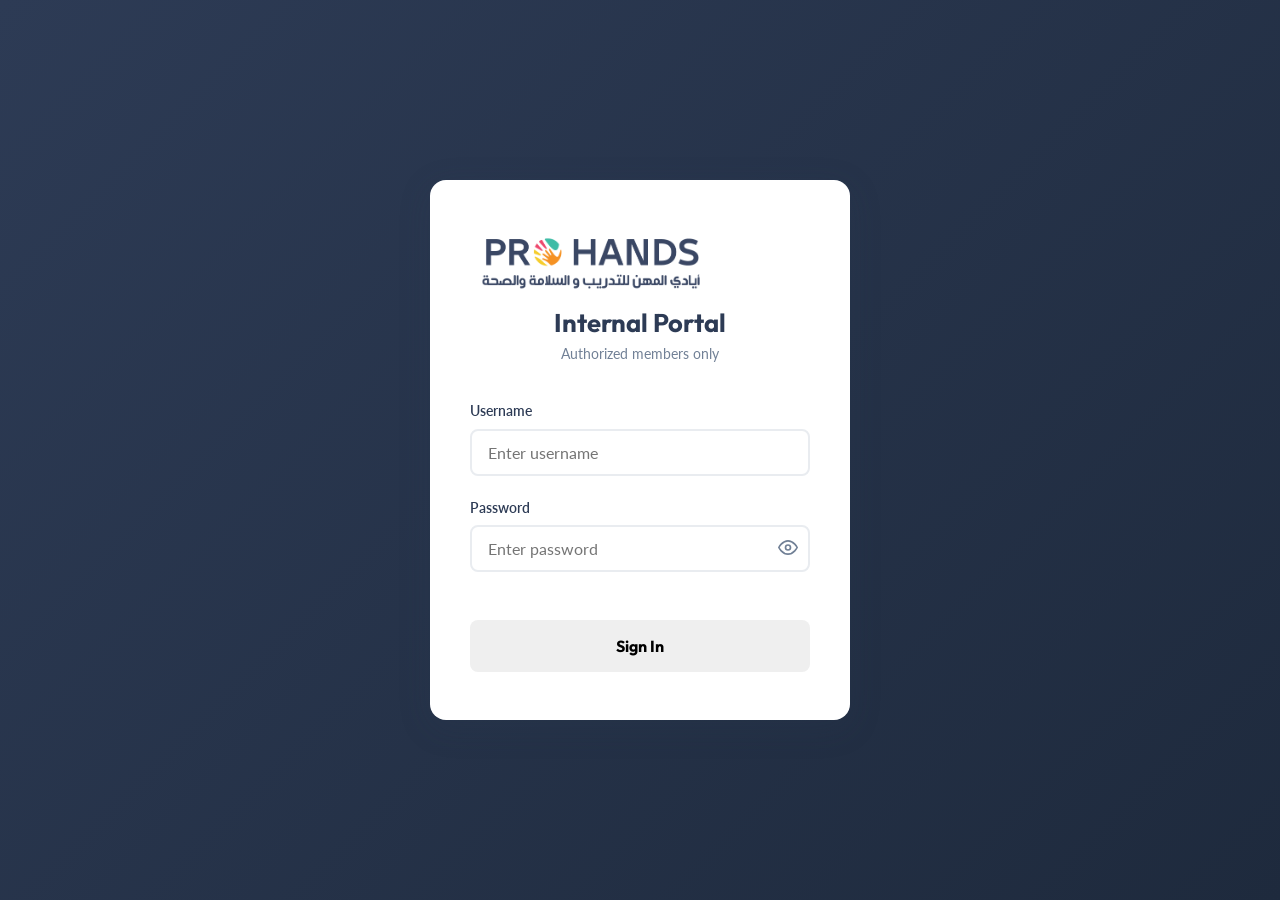
<file: prohandsdashboard.html>
<!DOCTYPE html>
<html lang="en" dir="ltr">
<head>
  <meta charset="UTF-8">
  <meta name="viewport" content="width=device-width, initial-scale=1.0">
  <title>Pro Hands — Internal Dashboard</title>
  <meta name="robots" content="noindex, nofollow">
  <link rel="icon" type="image/png" sizes="32x32" href="images/cropped-fav-32x32.png">
  <link rel="apple-touch-icon" sizes="180x180" href="images/cropped-fav-180x180.png">
  <link rel="stylesheet" href="css/style.css">
  <link rel="stylesheet" href="css/dashboard.css">
</head>
<body>

  <!-- ========== LOGIN SCREEN ========== -->
  <div class="login-screen" id="loginScreen">
    <div class="login-card">
      <div class="login-card__logo">
        <img src="images/Pro-hands-communication-kit-02.png" alt="Pro Hands Logo">
      </div>
      <h1>Internal Portal</h1>
      <p class="login-card__subtitle">Authorized members only</p>
      <form id="loginForm" autocomplete="off">
        <div class="login-field">
          <label for="loginUser">Username</label>
          <input type="text" id="loginUser" placeholder="Enter username" required>
        </div>
        <div class="login-field">
          <label for="loginPass">Password</label>
          <div class="password-wrapper">
            <input type="password" id="loginPass" placeholder="Enter password" required>
            <button type="button" class="toggle-pass" aria-label="Toggle password visibility">
              <svg viewBox="0 0 24 24" width="20" height="20"><path d="M1 12s4-8 11-8 11 8 11 8-4 8-11 8S1 12 1 12z"/><circle cx="12" cy="12" r="3"/></svg>
            </button>
          </div>
        </div>
        <p class="login-error" id="loginError" aria-live="polite"></p>
        <button type="submit" class="btn btn--teal login-btn">Sign In</button>
      </form>
    </div>
  </div>

  <!-- ========== DASHBOARD ========== -->
  <div class="dashboard" id="dashboard" style="display:none;">

    <!-- Sidebar -->
    <aside class="dash-sidebar" id="dashSidebar">
      <div class="dash-sidebar__header">
        <img src="images/Pro-hands-communication-kit-02.png" alt="Pro Hands" class="dash-sidebar__logo">
        <span class="dash-sidebar__title">Pro Hands</span>
      </div>
      <nav class="dash-sidebar__nav">
        <a href="#" class="dash-nav-item active" data-section="overview">
          <svg viewBox="0 0 24 24"><rect x="3" y="3" width="7" height="7" rx="1"/><rect x="14" y="3" width="7" height="7" rx="1"/><rect x="3" y="14" width="7" height="7" rx="1"/><rect x="14" y="14" width="7" height="7" rx="1"/></svg>
          Overview
        </a>
        <a href="#" class="dash-nav-item" data-section="volunteers">
          <svg viewBox="0 0 24 24"><path d="M17 21v-2a4 4 0 0 0-4-4H5a4 4 0 0 0-4 4v2"/><circle cx="9" cy="7" r="4"/><path d="M23 21v-2a4 4 0 0 0-3-3.87"/><path d="M16 3.13a4 4 0 0 1 0 7.75"/></svg>
          Volunteers
        </a>
        <a href="#" class="dash-nav-item" data-section="newsletter">
          <svg viewBox="0 0 24 24"><path d="M4 4h16c1.1 0 2 .9 2 2v12c0 1.1-.9 2-2 2H4c-1.1 0-2-.9-2-2V6c0-1.1.9-2 2-2z"/><polyline points="22,6 12,13 2,6"/></svg>
          Newsletter
        </a>
        <a href="#" class="dash-nav-item" data-section="projects">
          <svg viewBox="0 0 24 24"><path d="M22 19a2 2 0 0 1-2 2H4a2 2 0 0 1-2-2V5a2 2 0 0 1 2-2h5l2 3h9a2 2 0 0 1 2 2z"/></svg>
          Projects
        </a>
        <a href="#" class="dash-nav-item" data-section="todos">
          <svg viewBox="0 0 24 24"><path d="M9 11l3 3L22 4"/><path d="M21 12v7a2 2 0 0 1-2 2H5a2 2 0 0 1-2-2V5a2 2 0 0 1 2-2h11"/></svg>
          Tasks
        </a>
        <a href="#" class="dash-nav-item" data-section="announcements">
          <svg viewBox="0 0 24 24"><path d="M18 8A6 6 0 0 0 6 8c0 7-3 9-3 9h18s-3-2-3-9"/><path d="M13.73 21a2 2 0 0 1-3.46 0"/></svg>
          Announcements
        </a>
      </nav>
      <div class="dash-sidebar__footer">
        <a href="index.html" class="dash-back-btn">
          <svg viewBox="0 0 24 24"><path d="M19 12H5"/><polyline points="12 19 5 12 12 5"/></svg>
          Back to Website
        </a>
        <button class="dash-logout-btn" id="logoutBtn">
          <svg viewBox="0 0 24 24"><path d="M9 21H5a2 2 0 0 1-2-2V5a2 2 0 0 1 2-2h4"/><polyline points="16 17 21 12 16 7"/><line x1="21" y1="12" x2="9" y2="12"/></svg>
          Sign Out
        </button>
      </div>
    </aside>

    <!-- Main Content -->
    <div class="dash-main">
      <!-- Top Bar -->
      <header class="dash-topbar">
        <button class="dash-topbar__toggle" id="sidebarToggle" aria-label="Toggle sidebar">
          <span></span><span></span><span></span>
        </button>
        <h2 class="dash-topbar__title" id="dashTitle">Overview</h2>
        <div class="dash-topbar__right">
          <!-- Notification Bell -->
          <button class="dash-notif-btn" id="notifBtn" aria-label="Notifications">
            <svg viewBox="0 0 24 24"><path d="M18 8A6 6 0 0 0 6 8c0 7-3 9-3 9h18s-3-2-3-9"/><path d="M13.73 21a2 2 0 0 1-3.46 0"/></svg>
            <span class="dash-notif-badge" id="notifBadge" style="display:none;">0</span>
          </button>
          <div class="dash-notif-dropdown" id="notifDropdown">
            <div class="dash-notif-dropdown__header">
              <h4>Notifications</h4>
              <button class="dash-notif-clear" id="notifClear">Clear all</button>
            </div>
            <div class="dash-notif-list" id="notifList">
              <p class="dash-notif-empty">No new notifications</p>
            </div>
          </div>
          <!-- PDF Export -->
          <button class="dash-topbar-btn" id="exportPdfBtn" title="Export PDF Report">
            <svg viewBox="0 0 24 24"><path d="M14 2H6a2 2 0 0 0-2 2v16a2 2 0 0 0 2 2h12a2 2 0 0 0 2-2V8z"/><polyline points="14 2 14 8 20 8"/><line x1="16" y1="13" x2="8" y2="13"/><line x1="16" y1="17" x2="8" y2="17"/><polyline points="10 9 9 9 8 9"/></svg>
          </button>
          <!-- User -->
          <div class="dash-topbar__user">
            <div class="dash-avatar">
              <svg viewBox="0 0 24 24"><path d="M20 21v-2a4 4 0 0 0-4-4H8a4 4 0 0 0-4 4v2"/><circle cx="12" cy="7" r="4"/></svg>
            </div>
            <span class="dash-topbar__username" id="dashUsername">Admin</span>
          </div>
        </div>
      </header>

      <!-- Content Area -->
      <div class="dash-content">

        <!-- ===== OVERVIEW ===== -->
        <section class="dash-section active" id="sec-overview">
          <div class="dash-stats-grid">
            <div class="dash-stat-card dash-stat-card--teal">
              <div class="dash-stat-card__icon"><svg viewBox="0 0 24 24"><path d="M17 21v-2a4 4 0 0 0-4-4H5a4 4 0 0 0-4 4v2"/><circle cx="9" cy="7" r="4"/><path d="M23 21v-2a4 4 0 0 0-3-3.87"/><path d="M16 3.13a4 4 0 0 1 0 7.75"/></svg></div>
              <div class="dash-stat-card__info"><span class="dash-stat-card__number" id="statVolunteers">0</span><span class="dash-stat-card__label">Volunteers</span></div>
            </div>
            <div class="dash-stat-card dash-stat-card--coral">
              <div class="dash-stat-card__icon"><svg viewBox="0 0 24 24"><path d="M4 4h16c1.1 0 2 .9 2 2v12c0 1.1-.9 2-2 2H4c-1.1 0-2-.9-2-2V6c0-1.1.9-2 2-2z"/><polyline points="22,6 12,13 2,6"/></svg></div>
              <div class="dash-stat-card__info"><span class="dash-stat-card__number" id="statNewsletter">0</span><span class="dash-stat-card__label">Subscribers</span></div>
            </div>
            <div class="dash-stat-card dash-stat-card--orange">
              <div class="dash-stat-card__icon"><svg viewBox="0 0 24 24"><path d="M22 19a2 2 0 0 1-2 2H4a2 2 0 0 1-2-2V5a2 2 0 0 1 2-2h5l2 3h9a2 2 0 0 1 2 2z"/></svg></div>
              <div class="dash-stat-card__info"><span class="dash-stat-card__number" id="statProjects">3</span><span class="dash-stat-card__label">Active Projects</span></div>
            </div>
            <div class="dash-stat-card dash-stat-card--navy">
              <div class="dash-stat-card__icon"><svg viewBox="0 0 24 24"><circle cx="12" cy="12" r="10"/><polyline points="12 6 12 12 16 14"/></svg></div>
              <div class="dash-stat-card__info"><span class="dash-stat-card__number" id="statLastUpdate">—</span><span class="dash-stat-card__label">Last Updated</span></div>
            </div>
          </div>
          <!-- Charts -->
          <div class="dash-charts-row">
            <div class="dash-card dash-card--half">
              <div class="dash-card__header"><h3>Monthly Growth</h3></div>
              <div class="dash-chart"><canvas id="monthlyCanvas" height="220"></canvas></div>
            </div>
            <div class="dash-card dash-card--half">
              <div class="dash-card__header"><h3>Volunteer Roles</h3></div>
              <div class="dash-chart-pie-wrap"><canvas id="roleCanvas" width="200" height="200"></canvas><div class="dash-chart-legend" id="roleLegend"></div></div>
            </div>
          </div>
          <!-- Recent Tables -->
          <div class="dash-card">
            <div class="dash-card__header"><h3>Recent Volunteer Applications</h3><a href="#" class="dash-link" data-goto="volunteers">View All →</a></div>
            <div class="dash-table-wrap"><table class="dash-table"><thead><tr><th>Name</th><th>Email</th><th>Role</th><th>Date</th></tr></thead><tbody id="recentVolunteers"><tr><td colspan="4" class="dash-table__empty">No data yet</td></tr></tbody></table></div>
          </div>
          <div class="dash-card">
            <div class="dash-card__header"><h3>Recent Newsletter Subscribers</h3><a href="#" class="dash-link" data-goto="newsletter">View All →</a></div>
            <div class="dash-table-wrap"><table class="dash-table"><thead><tr><th>Email</th><th>Date</th></tr></thead><tbody id="recentNewsletter"><tr><td colspan="2" class="dash-table__empty">No data yet</td></tr></tbody></table></div>
          </div>
        </section>

        <!-- ===== VOLUNTEERS ===== -->
        <section class="dash-section" id="sec-volunteers">
          <div class="dash-card">
            <div class="dash-card__header">
              <h3>All Volunteer Applications</h3>
              <div class="dash-card__actions">
                <input type="text" class="dash-search" id="searchVolunteers" placeholder="Search...">
                <button class="btn btn--teal btn--sm" id="refreshVolunteers">↻ Refresh</button>
                <button class="btn btn--navy btn--sm" id="exportVolunteers">⬇ CSV</button>
              </div>
            </div>
            <div class="dash-table-wrap">
              <table class="dash-table" id="volunteersTable">
                <thead><tr><th>#</th><th>Name</th><th>Email</th><th>Phone</th><th>Role</th><th>Message</th><th>Date</th><th>Actions</th></tr></thead>
                <tbody id="allVolunteers"><tr><td colspan="8" class="dash-table__empty">Loading...</td></tr></tbody>
              </table>
            </div>
          </div>
        </section>

        <!-- ===== NEWSLETTER ===== -->
        <section class="dash-section" id="sec-newsletter">
          <div class="dash-card">
            <div class="dash-card__header">
              <h3>All Newsletter Subscribers</h3>
              <div class="dash-card__actions">
                <input type="text" class="dash-search" id="searchNewsletter" placeholder="Search...">
                <button class="btn btn--teal btn--sm" id="refreshNewsletter">↻ Refresh</button>
                <button class="btn btn--navy btn--sm" id="exportNewsletter">⬇ CSV</button>
              </div>
            </div>
            <div class="dash-table-wrap">
              <table class="dash-table" id="newsletterTable">
                <thead><tr><th>#</th><th>Email</th><th>Date</th></tr></thead>
                <tbody id="allNewsletter"><tr><td colspan="3" class="dash-table__empty">Loading...</td></tr></tbody>
              </table>
            </div>
          </div>
        </section>

        <!-- ===== PROJECTS ===== -->
        <section class="dash-section" id="sec-projects">
          <div class="dash-card">
            <div class="dash-card__header"><h3>Project Management</h3><button class="btn btn--teal btn--sm" id="addProjectBtn">+ Add Project</button></div>
            <div class="dash-projects-grid" id="projectsGrid">
              <div class="dash-project-card"><div class="dash-project-card__header dash-project-card__header--teal"><h4>Puppet Show</h4><span class="dash-badge dash-badge--active">Active</span></div><div class="dash-project-card__body"><div class="dash-project-meta"><span>Category: <strong>Community</strong></span></div></div><div class="dash-project-card__footer"><a href="projects/puppet.html" target="_blank" class="dash-link">View Page →</a></div></div>
              <div class="dash-project-card"><div class="dash-project-card__header dash-project-card__header--coral"><h4>Stand-Up Comedy</h4><span class="dash-badge dash-badge--active">Active</span></div><div class="dash-project-card__body"><div class="dash-project-meta"><span>Category: <strong>Education</strong></span></div></div><div class="dash-project-card__footer"><a href="projects/standup.html" target="_blank" class="dash-link">View Page →</a></div></div>
              <div class="dash-project-card"><div class="dash-project-card__header dash-project-card__header--navy"><h4>Green Transportation</h4><span class="dash-badge dash-badge--active">Active</span></div><div class="dash-project-card__body"><div class="dash-project-meta"><span>Category: <strong>Environment</strong></span></div></div><div class="dash-project-card__footer"><a href="projects/transportation.html" target="_blank" class="dash-link">View Page →</a></div></div>
            </div>
          </div>
          <div class="dash-modal" id="addProjectModal"><div class="dash-modal__content"><div class="dash-modal__header"><h3>Add New Project</h3><button class="dash-modal__close" id="closeProjectModal">&times;</button></div><form id="addProjectForm"><div class="dash-form-row"><div class="dash-form-group"><label>Project Name</label><input type="text" name="projectName" required></div><div class="dash-form-group"><label>Category</label><select name="projectCategory"><option value="Environment">Environment</option><option value="Community">Community</option><option value="Education">Education</option></select></div></div><div class="dash-form-row"><div class="dash-form-group"><label>Target</label><input type="text" name="projectTarget" placeholder="e.g. 500 citizens"></div><div class="dash-form-group"><label>Status</label><select name="projectStatus"><option value="Active">Active</option><option value="Planning">Planning</option><option value="Completed">Completed</option></select></div></div><div class="dash-form-group"><label>Description</label><textarea name="projectDesc" rows="3" placeholder="Brief description..."></textarea></div><button type="submit" class="btn btn--teal">Add Project</button></form></div></div>
        </section>

        <!-- ===== TASKS ===== -->
        <section class="dash-section" id="sec-todos">
          <div class="dash-card">
            <div class="dash-card__header"><h3>Team Tasks</h3><span class="dash-task-counter" id="taskCounter">0 / 0</span></div>
            <form class="dash-todo-add" id="todoAddForm">
              <input type="text" id="todoInput" placeholder="Add a new task..." required>
              <select id="todoPriority"><option value="normal">Normal</option><option value="high">High</option><option value="urgent">Urgent</option></select>
              <button type="submit" class="btn btn--teal btn--sm">+ Add</button>
            </form>
            <div class="dash-todo-filters">
              <button class="dash-filter-btn active" data-filter="all">All</button>
              <button class="dash-filter-btn" data-filter="active">Active</button>
              <button class="dash-filter-btn" data-filter="completed">Completed</button>
            </div>
            <ul class="dash-todo-list" id="todoList"></ul>
          </div>
        </section>

        <!-- ===== ANNOUNCEMENTS ===== -->
        <section class="dash-section" id="sec-announcements">
          <div class="dash-card">
            <div class="dash-card__header"><h3>Internal Announcements</h3><button class="btn btn--teal btn--sm" id="addAnnouncementBtn">+ New Post</button></div>
            <div class="dash-announcements" id="announcementsList"></div>
          </div>
          <div class="dash-modal" id="addAnnouncementModal"><div class="dash-modal__content"><div class="dash-modal__header"><h3>New Announcement</h3><button class="dash-modal__close" id="closeAnnouncementModal">&times;</button></div><form id="addAnnouncementForm"><div class="dash-form-group"><label>Title</label><input type="text" name="annTitle" required></div><div class="dash-form-group"><label>Category</label><select name="annCategory"><option value="General">General</option><option value="Urgent">Urgent</option><option value="Event">Event</option><option value="Update">Update</option></select></div><div class="dash-form-group"><label>Message</label><textarea name="annMessage" rows="4" placeholder="Write your announcement..." required></textarea></div><button type="submit" class="btn btn--teal">Post Announcement</button></form></div></div>
        </section>

        <!-- ===== VOLUNTEER DETAIL MODAL ===== -->
        <div class="dash-modal" id="volunteerDetailModal">
          <div class="dash-modal__content dash-modal__content--wide">
            <div class="dash-modal__header"><h3 id="volDetailName">Volunteer Details</h3><button class="dash-modal__close" id="closeVolDetail">&times;</button></div>
            <div class="dash-vol-detail" id="volDetailBody"></div>
          </div>
        </div>

      </div>
    </div>
  </div>

  <script src="js/config.js"></script>
  <script src="js/dashboard.js"></script>
</body>
</html>
</file>
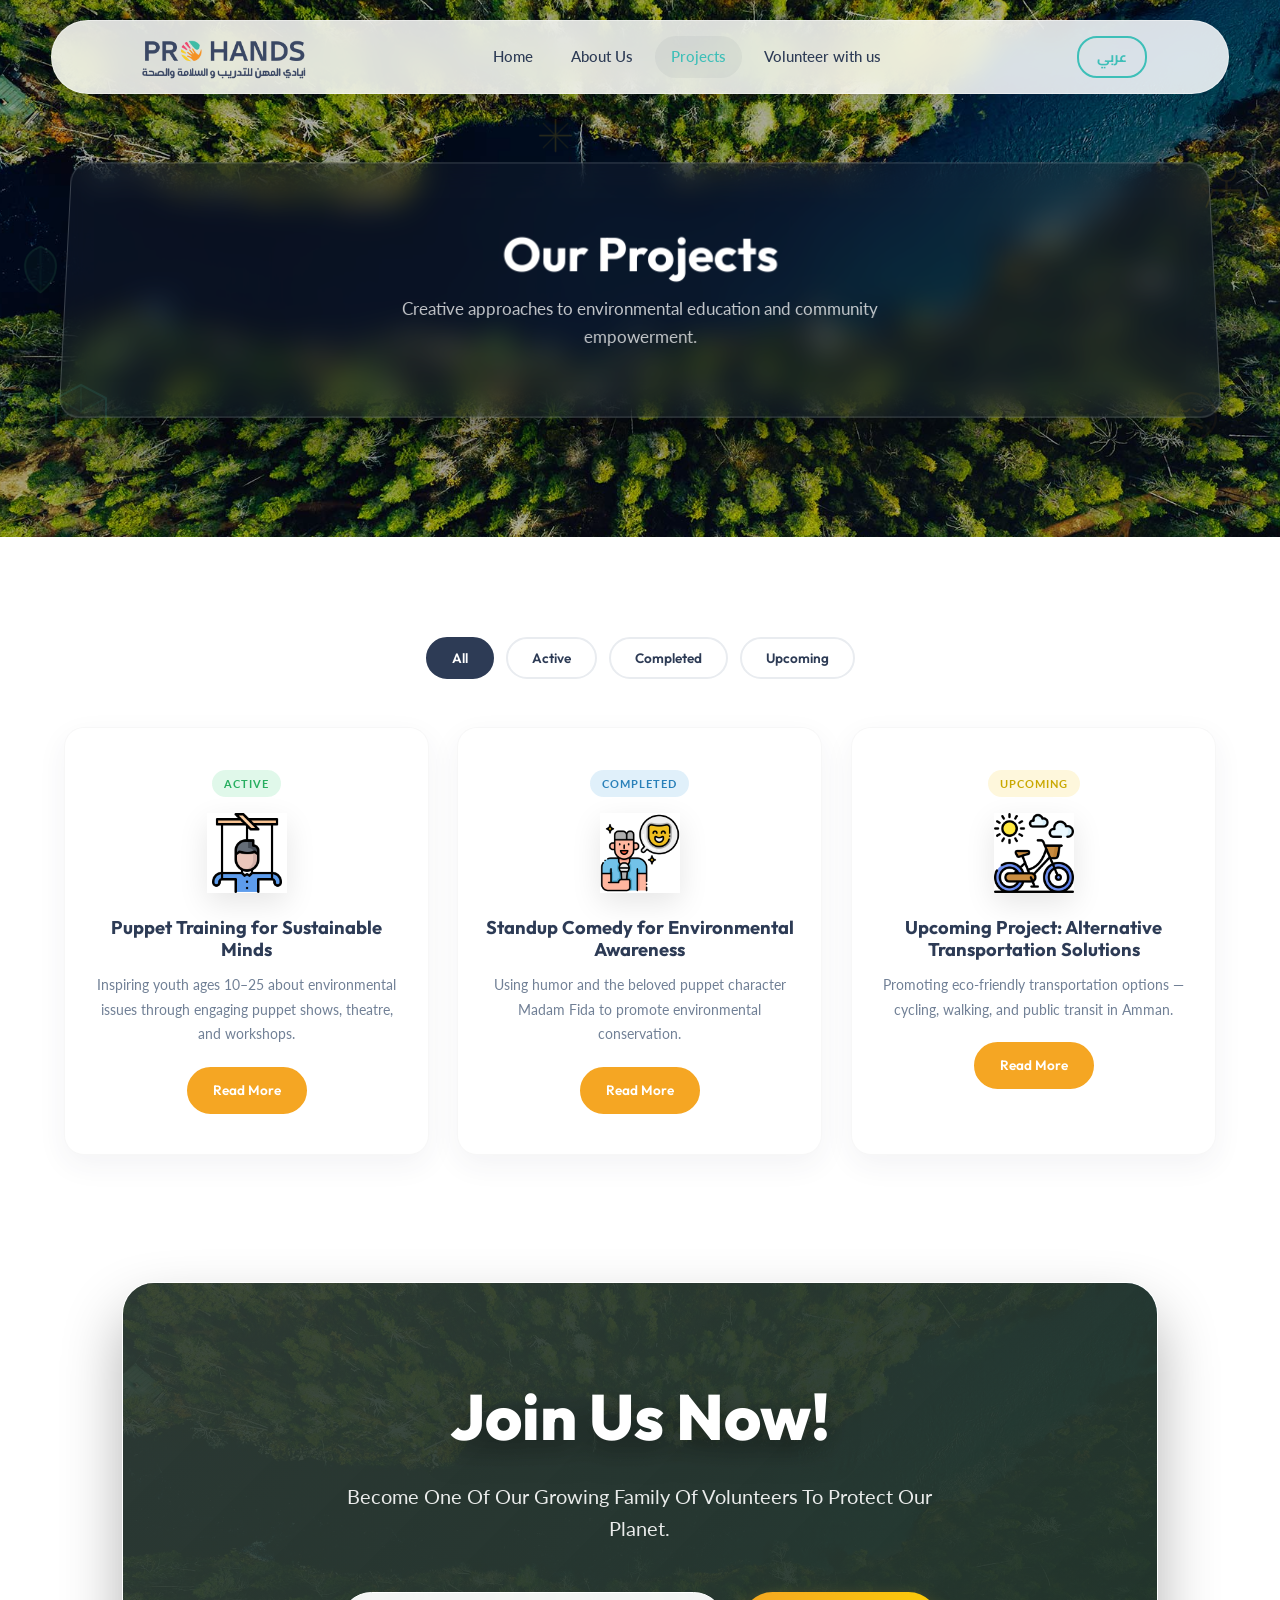
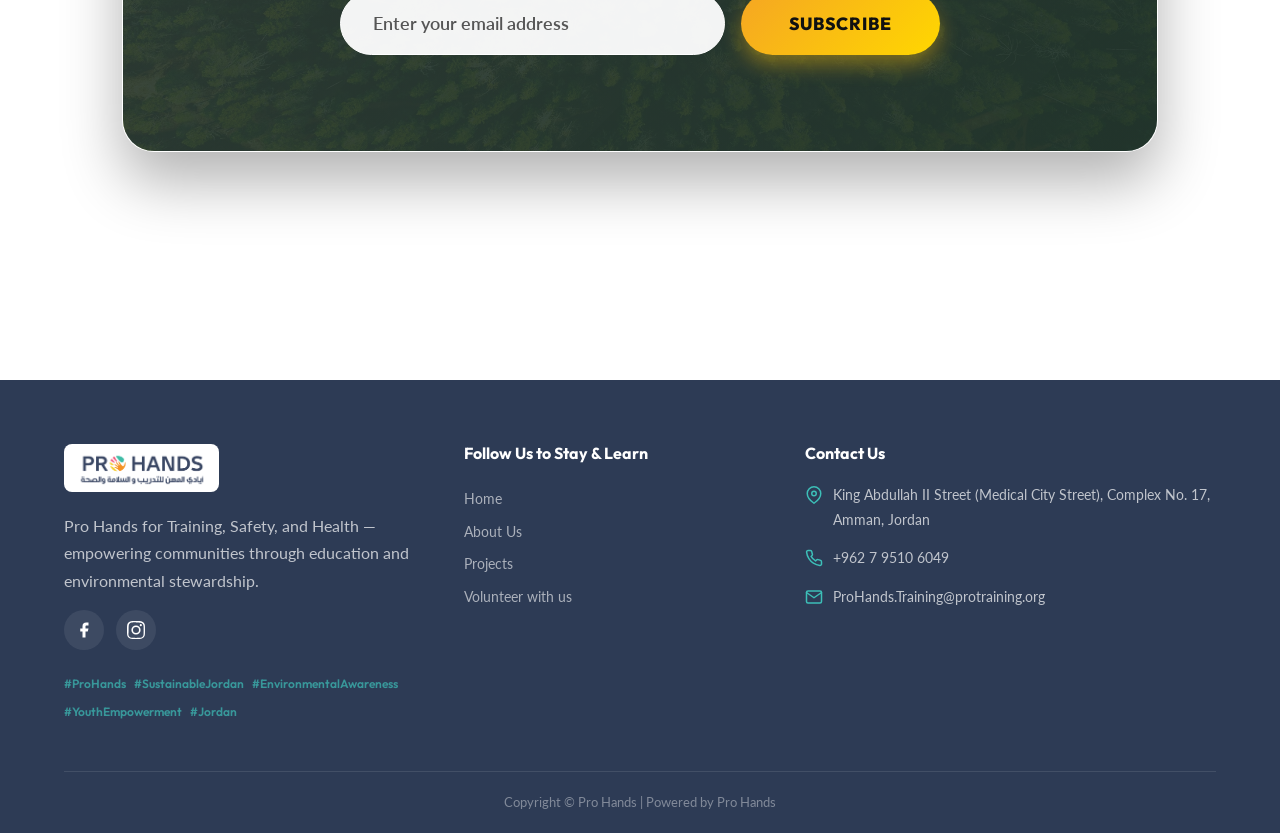
<file: projects.html>
<!DOCTYPE html>
<html lang="en" dir="ltr">
<head>
  <meta charset="UTF-8">
  <meta name="viewport" content="width=device-width, initial-scale=1.0">
  <title>Projects — Pro Hands</title>
  <meta name="description" content="Explore Pro Hands' projects in environmental education, creative arts, and community engagement across Jordan.">
  <meta name="keywords" content="ProHands, SustainableJordan, EnvironmentalAwareness, YouthEmpowerment, Jordan">
  <link rel="icon" type="image/png" sizes="32x32" href="images/cropped-fav-32x32.png">
  <link rel="apple-touch-icon" sizes="180x180" href="images/cropped-fav-180x180.png">
  <link rel="stylesheet" href="css/style.css">
  <link rel="stylesheet" href="css/enhanced-3d.css">
  <link rel="stylesheet" href="css/spatial.css">
</head>
<body>
  <a href="#main-content" class="skip-link">Skip to main content</a>

  <!-- ========== NAVBAR ========== -->
  <nav class="navbar navbar--inner" aria-label="Main navigation">
    <div class="container navbar__inner">
      <a href="index.html" class="navbar__logo">
        <img src="images/Pro-hands-communication-kit-02.png" alt="Pro Hands Logo">
      </a>
      <div class="navbar__links">
        <a href="index.html" data-ar="الرئيسية">Home</a>
        <a href="about.html" data-ar="من نحن">About Us</a>
        <a href="projects.html" class="active" data-ar="المشاريع">Projects</a>
        <a href="volunteer.html" data-ar="تطوع معنا">Volunteer with us</a>
      </div>

      <button class="lang-toggle" aria-label="Switch language"><span class="lang-toggle__text">عربي</span></button>
      <button class="navbar__hamburger" aria-label="Toggle menu"><span></span><span></span><span></span></button>
    </div>
  </nav>
  <div class="mobile-menu" aria-hidden="true">
    <a href="index.html" data-ar="الرئيسية">Home</a>
    <a href="about.html" data-ar="من نحن">About Us</a>
    <a href="projects.html" class="active" data-ar="المشاريع">Projects</a>
    <a href="volunteer.html" data-ar="تطوع معنا">Volunteer with us</a>
    <button class="lang-toggle" aria-label="Switch language"><span class="lang-toggle__text">عربي</span></button>
  </div>

  <main id="main-content">

  <!-- ========== PAGE HERO ========== -->
  <section class="page-hero page-hero--about page-hero--bg" style="position: relative; overflow: hidden; display: flex; align-items: center; justify-content: center; min-height: 50vh;">
    <!-- 3D Parallax Background -->
    <div class="hero-3d-bg" style="background-image:url('images/aerial-view-of-green-forests-and-blue-lakes-and-ri-T3L66K7a-1.jpg'); position: absolute; inset: -5%; background-size: cover; background-position: center; z-index: 0; filter: brightness(0.7); animation: slowZoom 20s infinite alternate;"></div>
    <!-- Floating ambient particles -->
    <span class="particle particle--1" aria-hidden="true"></span>
    <span class="particle particle--2" aria-hidden="true"></span>
    <span class="particle particle--3" aria-hidden="true"></span>
    <span class="particle particle--4" aria-hidden="true"></span>
    <span class="particle particle--5" aria-hidden="true"></span>
    <span class="particle particle--6" aria-hidden="true"></span>
    <!-- Floating background theater/nature elements -->
    <div class="bg-floaters" aria-hidden="true">
      <div class="bg-floater bg-floater--mask-comedy">
        <svg viewBox="0 0 80 80" fill="none" xmlns="http://www.w3.org/2000/svg">
          <ellipse cx="40" cy="38" rx="28" ry="26" stroke="currentColor" stroke-width="2.5" fill="none" opacity="0.6"/>
          <path d="M28 32 Q33 28 38 32" stroke="currentColor" stroke-width="2" stroke-linecap="round" fill="none"/>
          <path d="M42 32 Q47 28 52 32" stroke="currentColor" stroke-width="2" stroke-linecap="round" fill="none"/>
          <path d="M28 46 Q40 56 52 46" stroke="currentColor" stroke-width="2.5" stroke-linecap="round" fill="none"/>
          <path d="M22 20 Q18 12 14 16" stroke="currentColor" stroke-width="2" stroke-linecap="round" fill="none"/>
          <path d="M58 20 Q62 12 66 16" stroke="currentColor" stroke-width="2" stroke-linecap="round" fill="none"/>
        </svg>
      </div>
      <div class="bg-floater bg-floater--mask-tragedy">
        <svg viewBox="0 0 80 80" fill="none" xmlns="http://www.w3.org/2000/svg">
          <ellipse cx="40" cy="38" rx="26" ry="25" stroke="currentColor" stroke-width="2.5" fill="none" opacity="0.5"/>
          <path d="M28 30 Q33 35 38 30" stroke="currentColor" stroke-width="2" stroke-linecap="round" fill="none"/>
          <path d="M42 30 Q47 35 52 30" stroke="currentColor" stroke-width="2" stroke-linecap="round" fill="none"/>
          <path d="M29 50 Q40 42 51 50" stroke="currentColor" stroke-width="2.5" stroke-linecap="round" fill="none"/>
        </svg>
      </div>
      <div class="bg-floater bg-floater--leaf-1">
        <svg viewBox="0 0 60 60" fill="none" xmlns="http://www.w3.org/2000/svg">
          <path d="M30 55 C10 40 5 15 30 5 C55 15 50 40 30 55Z" stroke="currentColor" stroke-width="2" fill="currentColor" fill-opacity="0.3"/>
          <line x1="30" y1="55" x2="30" y2="5" stroke="currentColor" stroke-width="1.5" opacity="0.6"/>
        </svg>
      </div>
      <div class="bg-floater bg-floater--leaf-2">
        <svg viewBox="0 0 50 50" fill="none" xmlns="http://www.w3.org/2000/svg">
          <path d="M25 46 C8 34 4 12 25 4 C46 12 42 34 25 46Z" stroke="currentColor" stroke-width="2" fill="currentColor" fill-opacity="0.25"/>
          <line x1="25" y1="46" x2="25" y2="4" stroke="currentColor" stroke-width="1.5" opacity="0.5"/>
        </svg>
      </div>
      <div class="bg-floater bg-floater--puppet">
        <svg viewBox="0 0 60 90" fill="none" xmlns="http://www.w3.org/2000/svg">
          <circle cx="30" cy="12" r="10" stroke="currentColor" stroke-width="2" fill="none"/>
          <line x1="30" y1="22" x2="30" y2="50" stroke="currentColor" stroke-width="2.5" stroke-linecap="round"/>
          <line x1="15" y1="32" x2="45" y2="32" stroke="currentColor" stroke-width="2.5" stroke-linecap="round"/>
          <line x1="30" y1="50" x2="18" y2="70" stroke="currentColor" stroke-width="2.5" stroke-linecap="round"/>
          <line x1="30" y1="50" x2="42" y2="70" stroke="currentColor" stroke-width="2.5" stroke-linecap="round"/>
          <line x1="15" y1="32" x2="8"  y2="50" stroke="currentColor" stroke-width="2" stroke-linecap="round"/>
          <line x1="45" y1="32" x2="52" y2="50" stroke="currentColor" stroke-width="2" stroke-linecap="round"/>
        </svg>
      </div>
      <div class="bg-floater bg-floater--cube">
        <svg viewBox="0 0 60 60" fill="none" xmlns="http://www.w3.org/2000/svg">
          <polygon points="30,5 55,18 55,45 30,58 5,45 5,18" stroke="currentColor" stroke-width="2" fill="none"/>
          <line x1="30" y1="5"  x2="30" y2="32" stroke="currentColor" stroke-width="1.5" opacity="0.5"/>
          <line x1="5"  y1="18" x2="30" y2="32" stroke="currentColor" stroke-width="1.5" opacity="0.5"/>
          <line x1="55" y1="18" x2="30" y2="32" stroke="currentColor" stroke-width="1.5" opacity="0.5"/>
        </svg>
      </div>
      <div class="bg-floater bg-floater--star">
        <svg viewBox="0 0 40 40" fill="none" xmlns="http://www.w3.org/2000/svg">
          <line x1="20" y1="2"  x2="20" y2="38" stroke="currentColor" stroke-width="2" stroke-linecap="round"/>
          <line x1="2"  y1="20" x2="38" y2="20" stroke="currentColor" stroke-width="2" stroke-linecap="round"/>
          <line x1="6"  y1="6"  x2="34" y2="34" stroke="currentColor" stroke-width="1.5" stroke-linecap="round" opacity="0.6"/>
          <line x1="34" y1="6"  x2="6"  y2="34" stroke="currentColor" stroke-width="1.5" stroke-linecap="round" opacity="0.6"/>
        </svg>
      </div>
    </div><!-- /.bg-floaters -->
    
    <div class="container relative z-10" style="perspective: 1000px;">
      <div class="hero-glass-pill reveal" style="padding: 4rem; text-align: center; border-radius: var(--radius-lg); background: rgba(20, 30, 48, 0.4); backdrop-filter: blur(15px); -webkit-backdrop-filter: blur(15px); border: 1px solid rgba(255,255,255,0.2); box-shadow: 0 30px 60px rgba(0,0,0,0.3); transform: rotateX(5deg) translateY(-20px); transform-style: preserve-3d; transition: transform 0.8s ease;">
        
    <div class="page-hero__content" style="transform: translateZ(50px);">
      <h1 data-ar="مشاريعنا">Our Projects</h1>
      <p data-ar="مقاربات إبداعية للتعليم البيئي وتمكين المجتمع.">Creative approaches to environmental education and community empowerment.</p>
    </div>
  
      </div>
    </div>
  </section>

  <!-- ========== PROJECTS GRID ========== -->
  <section class="section">
    <div class="container">
      <!-- Filter Tabs -->
      <div class="filter-tabs reveal" role="tablist" aria-label="Project categories">
        <button class="filter-tab active" data-filter="all" role="tab" aria-selected="true" data-ar="الكل">All</button>
        <button class="filter-tab" data-filter="active" role="tab" aria-selected="false" data-ar="نشطة">Active</button>
        <button class="filter-tab" data-filter="completed" role="tab" aria-selected="false" data-ar="مكتملة">Completed</button>
        <button class="filter-tab" data-filter="upcoming" role="tab" aria-selected="false" data-ar="قادمة">Upcoming</button>
      </div>

      <div class="projects-grid">
        <!-- Puppet Training -->
        <div class="project-card glass-panel-light reveal" data-category="active" data-tilt data-tilt-max="10" data-tilt-scale="1.03">
          <span class="project-card__badge project-card__badge--active" data-ar="نشط">Active</span>
          <div class="project-card__icon">
            <img src="images/manipulation.png" class="img-3d-float" alt="Puppet Training">
          </div>
          <h3 data-ar="تدريب الدمى لعقول مستدامة">Puppet Training for Sustainable Minds</h3>
          <p data-ar="إلهام الشباب الذين تتراوح أعمارهم بين 10 و 25 عاماً حول القضايا البيئية من خلال عروض الدمى والمسرح وورش العمل.">Inspiring youth ages 10–25 about environmental issues through engaging puppet shows, theatre, and workshops.</p>
          <a href="projects/puppet.html" class="btn btn--orange btn--sm" data-ar="اقرأ المزيد">Read More</a>
        </div>
        <div class="project-card glass-panel-light reveal reveal-delay-1" data-category="completed" data-tilt data-tilt-max="10" data-tilt-scale="1.03">
          <span class="project-card__badge project-card__badge--completed" data-ar="مكتمل">Completed</span>
          <div class="project-card__icon">
            <img src="images/stand-up-comedy.png" class="img-3d-float" alt="Standup Comedy">
          </div>
          <h3 data-ar="الكوميديا الارتجالية للتوعية البيئية">Standup Comedy for Environmental Awareness</h3>
          <p data-ar="استخدام الفكاهة وشخصية الدمية المحبوبة مدام فدا لتعزيز الحفاظ على البيئة.">Using humor and the beloved puppet character Madam Fida to promote environmental conservation.</p>
          <a href="projects/standup.html" class="btn btn--orange btn--sm" data-ar="اقرأ المزيد">Read More</a>
        </div>

        <!-- Alternative Transportation -->
        <div class="project-card glass-panel-light reveal reveal-delay-2" data-category="upcoming" data-tilt data-tilt-max="10" data-tilt-scale="1.03">
          <span class="project-card__badge project-card__badge--upcoming" data-ar="قادم">Upcoming</span>
          <div class="project-card__icon">
            <img src="images/bike.png" class="img-3d-float" alt="Alternative Transportation">
          </div>
          <h3 data-ar="مشروع قادم: حلول النقل البديل">Upcoming Project: Alternative Transportation Solutions</h3>
          <p data-ar="تعزيز خيارات النقل الصديقة للبيئة — الدراجات والمشي والنقل العام في عمّان.">Promoting eco-friendly transportation options — cycling, walking, and public transit in Amman.</p>
          <a href="projects/transportation.html" class="btn btn--orange btn--sm" data-ar="اقرأ المزيد">Read More</a>
        </div>
      </div>

  <!-- ========== CTA ========== -->
    <section class="section cta-3d-wrapper relative">
      <div class="container reveal">
        <div class="cta-glass-card">
          <div class="cta-glass-card__bg" style="background-image:url('images/aerial-view-of-green-forests-and-blue-lakes-and-ri-T3L66K7a-1.jpg')"></div>
          <div class="cta-glass-card__overlay"></div>
          <div class="cta-glass-content relative z-10 text-center">
            <h2 data-ar="انضم إلينا الآن!" class="cta-3d-title">Join Us Now!</h2>
            <p data-ar="كن جزءاً من عائلتنا المتنامية من المتطوعين لحماية كوكبنا." class="cta-3d-text">Become One Of Our Growing Family Of Volunteers To Protect Our Planet.</p>
            <form class="cta-glass-card__form">
              <input type="email" name="email" placeholder="Enter your email address" required aria-label="Email address" data-placeholder-ar="أدخل بريدك الإلكتروني" class="glass-input">
              <button type="submit" class="btn btn--cta-3d" data-ar="اشترك">Subscribe</button>
            </form>
          </div>
        </div>
      </div>
    </section>

  </main>

  <!-- ========== FOOTER ========== -->
  <shared-footer></shared-footer>

  <script src="js/config.js"></script>
  <script src="js/main.js"></script>
  <script src="js/shared-footer.js"></script>
  <script src="js/spatial.js"></script>
</body>
</html>
</file>
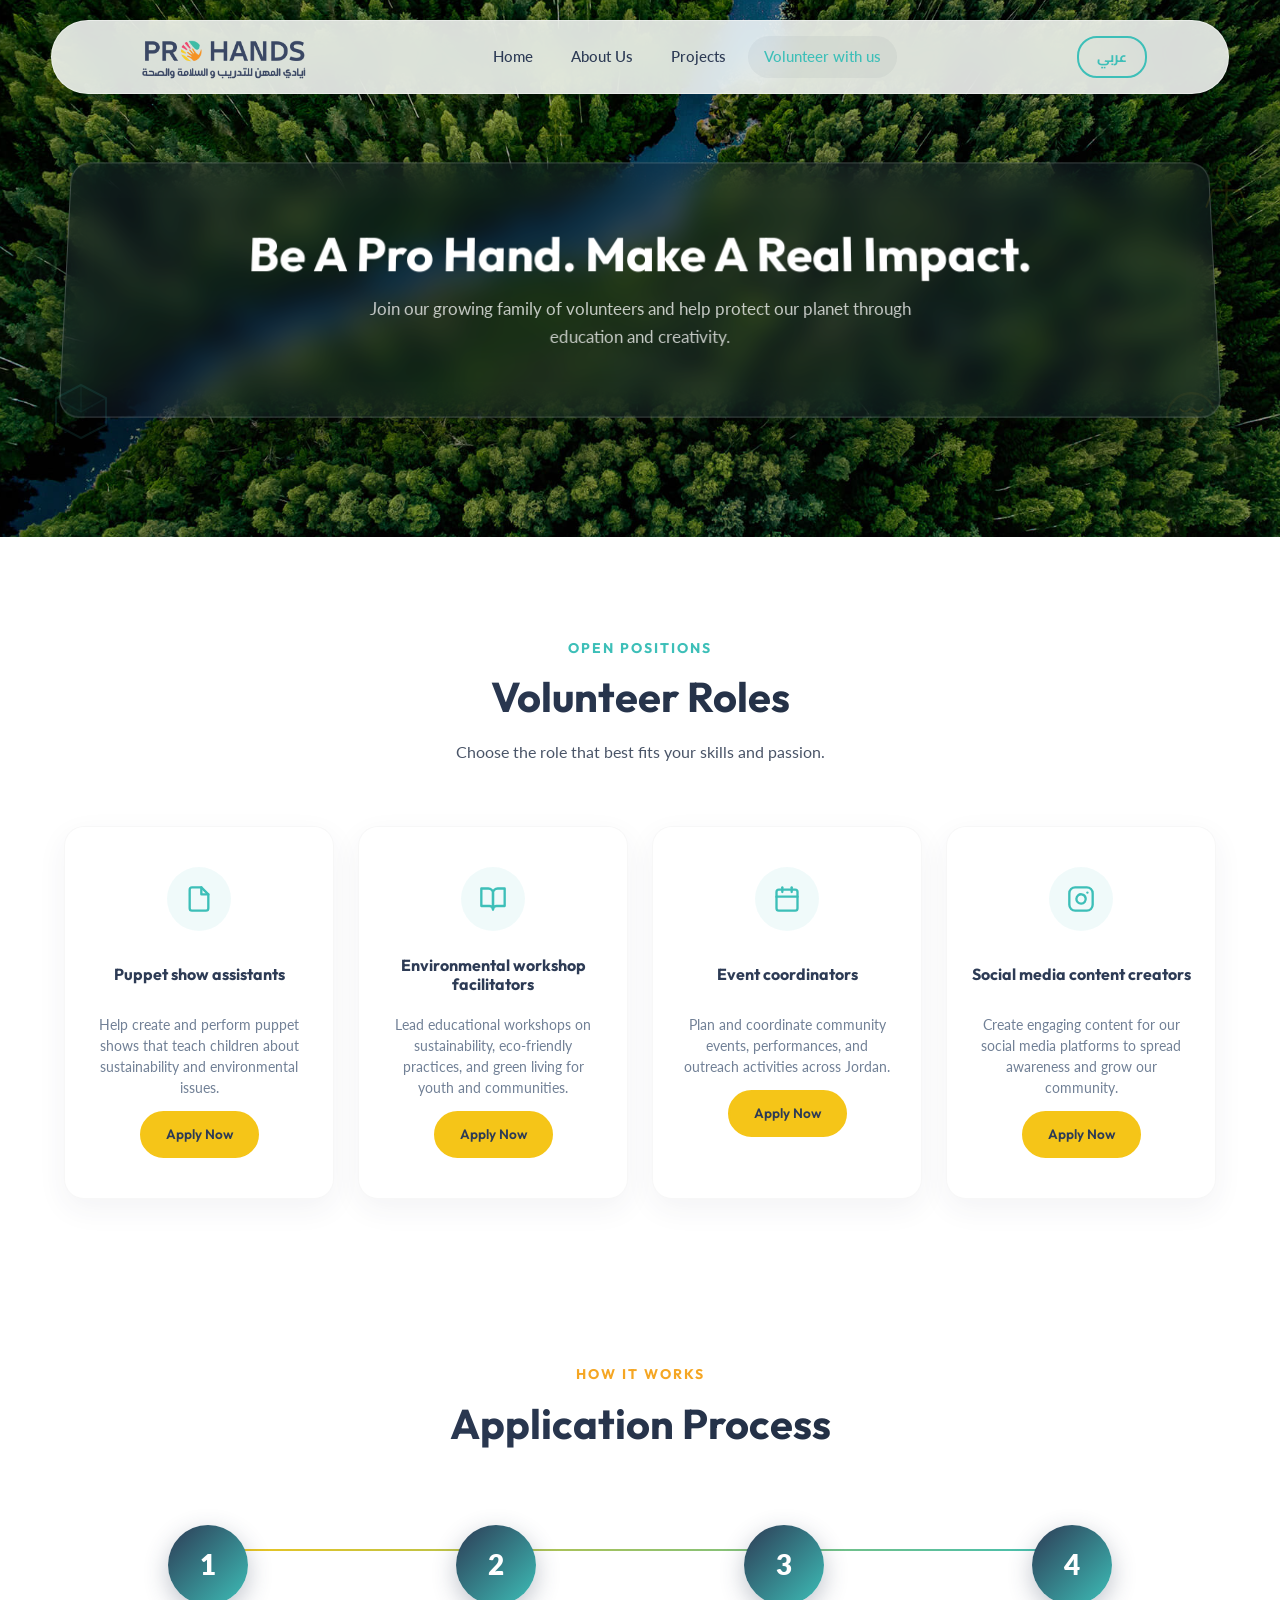
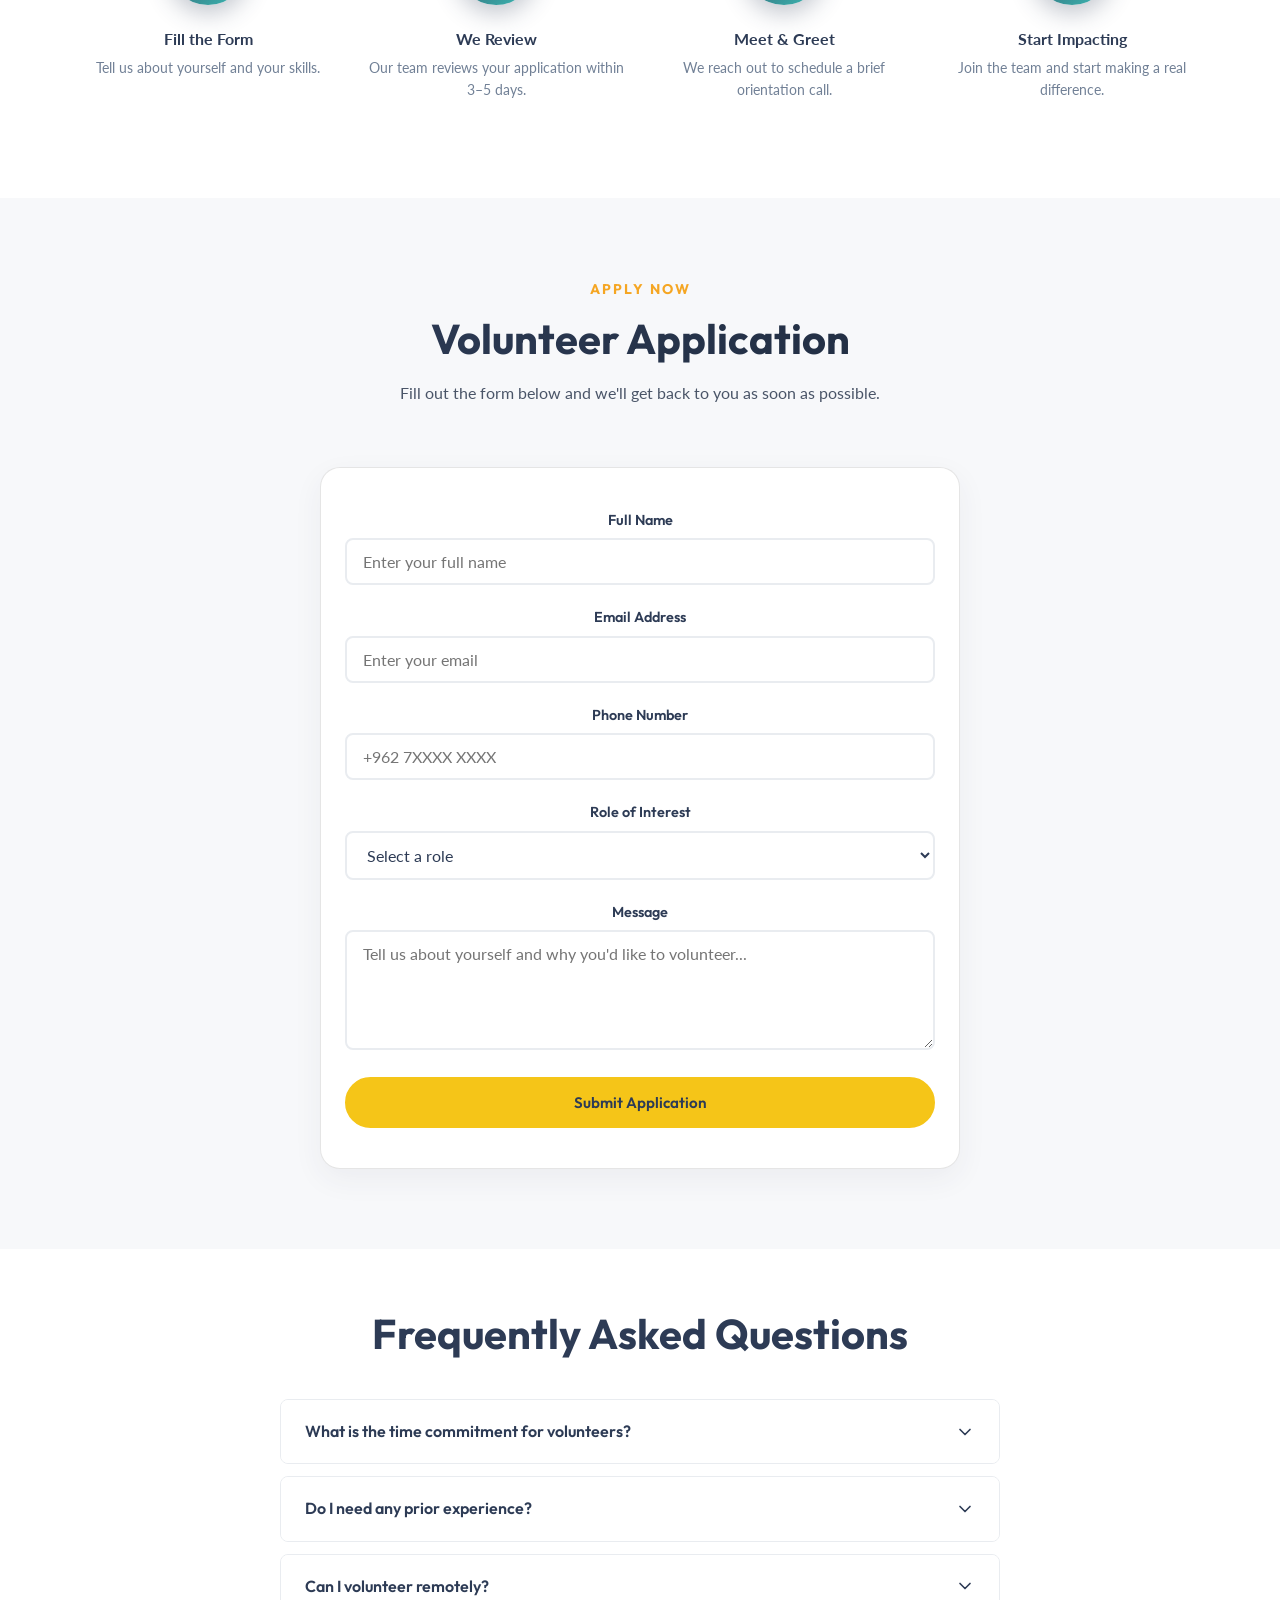
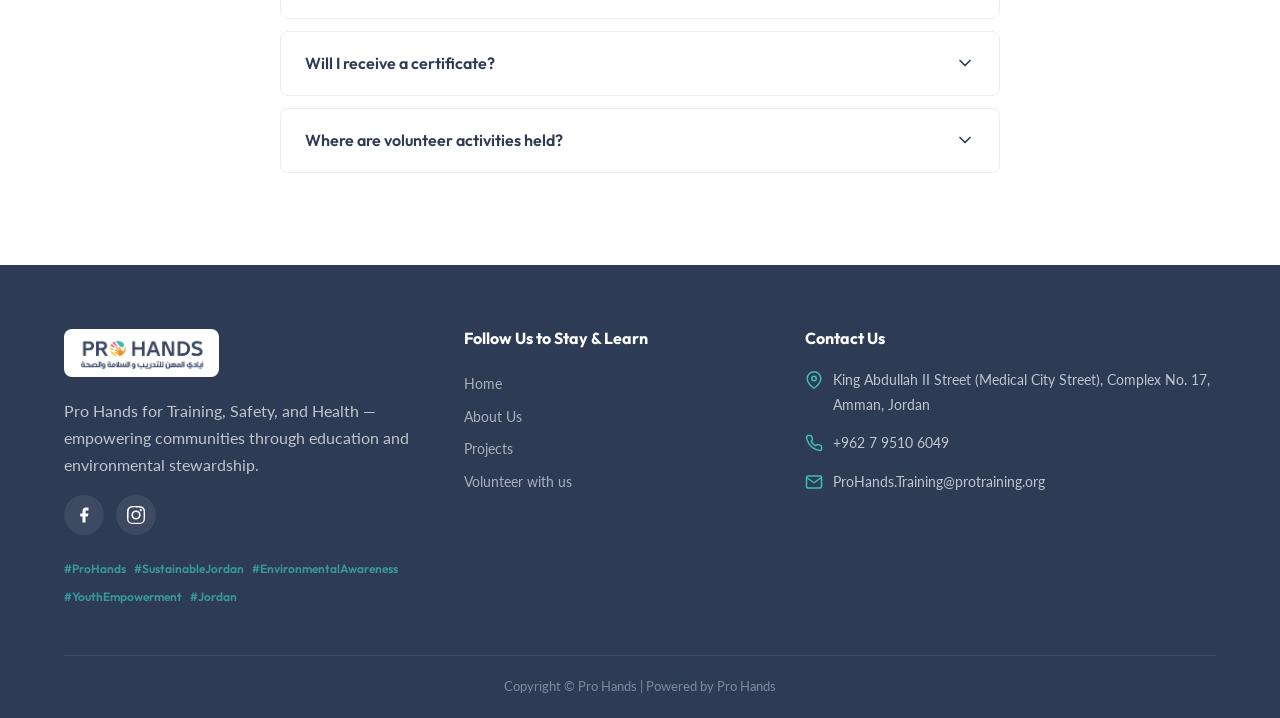
<file: volunteer.html>
<!DOCTYPE html>
<html lang="en" dir="ltr">
<head>
  <meta charset="UTF-8">
  <meta name="viewport" content="width=device-width, initial-scale=1.0">
  <title>Volunteer With Us — Pro Hands</title>
  <meta name="description" content="Join Pro Hands as a volunteer and make a real impact on environmental education and community empowerment in Jordan.">
  <meta name="keywords" content="ProHands, SustainableJordan, EnvironmentalAwareness, YouthEmpowerment, Jordan">
  <link rel="icon" type="image/png" sizes="32x32" href="images/cropped-fav-32x32.png">
  <link rel="apple-touch-icon" sizes="180x180" href="images/cropped-fav-180x180.png">
  <link rel="stylesheet" href="css/style.css">
  <link rel="stylesheet" href="css/enhanced-3d.css">
  <link rel="stylesheet" href="css/spatial.css">
</head>
<body>
  <a href="#main-content" class="skip-link">Skip to main content</a>

  <!-- ========== NAVBAR ========== -->
  <nav class="navbar navbar--inner" aria-label="Main navigation">
    <div class="container navbar__inner">
      <a href="index.html" class="navbar__logo">
        <img src="images/Pro-hands-communication-kit-02.png" alt="Pro Hands Logo">
      </a>
      <div class="navbar__links">
        <a href="index.html" data-ar="الرئيسية">Home</a>
        <a href="about.html" data-ar="من نحن">About Us</a>
        <a href="projects.html" data-ar="المشاريع">Projects</a>
        <a href="volunteer.html" class="active" data-ar="تطوع معنا">Volunteer with us</a>
      </div>

      <button class="lang-toggle" aria-label="Switch language"><span class="lang-toggle__text">عربي</span></button>
      <button class="navbar__hamburger" aria-label="Toggle menu"><span></span><span></span><span></span></button>
    </div>
  </nav>
  <div class="mobile-menu" aria-hidden="true">
    <a href="index.html" data-ar="الرئيسية">Home</a>
    <a href="about.html" data-ar="من نحن">About Us</a>
    <a href="projects.html" data-ar="المشاريع">Projects</a>
    <a href="volunteer.html" class="active" data-ar="تطوع معنا">Volunteer with us</a>
    <button class="lang-toggle" aria-label="Switch language"><span class="lang-toggle__text">عربي</span></button>
  </div>

  <main id="main-content">

  <!-- ========== PAGE HERO ========== -->
  <section class="page-hero page-hero--about page-hero--bg" style="position: relative; overflow: hidden; display: flex; align-items: center; justify-content: center; min-height: 50vh;">
    <!-- 3D Parallax Background -->
    <div class="hero-3d-bg" style="background-image:url('images/aerial-view-of-green-forest-with-tall-pine-trees-a-DTG8JWQ-1.jpg'); position: absolute; inset: -5%; background-size: cover; background-position: center; z-index: 0; filter: brightness(0.7); animation: slowZoom 20s infinite alternate;"></div>
    <!-- Floating ambient particles -->
    <span class="particle particle--1" aria-hidden="true"></span>
    <span class="particle particle--2" aria-hidden="true"></span>
    <span class="particle particle--3" aria-hidden="true"></span>
    <span class="particle particle--4" aria-hidden="true"></span>
    <span class="particle particle--5" aria-hidden="true"></span>
    <span class="particle particle--6" aria-hidden="true"></span>
    <!-- Floating background theater/nature elements -->
    <div class="bg-floaters" aria-hidden="true">
      <div class="bg-floater bg-floater--mask-comedy">
        <svg viewBox="0 0 80 80" fill="none" xmlns="http://www.w3.org/2000/svg">
          <ellipse cx="40" cy="38" rx="28" ry="26" stroke="currentColor" stroke-width="2.5" fill="none" opacity="0.6"/>
          <path d="M28 32 Q33 28 38 32" stroke="currentColor" stroke-width="2" stroke-linecap="round" fill="none"/>
          <path d="M42 32 Q47 28 52 32" stroke="currentColor" stroke-width="2" stroke-linecap="round" fill="none"/>
          <path d="M28 46 Q40 56 52 46" stroke="currentColor" stroke-width="2.5" stroke-linecap="round" fill="none"/>
          <path d="M22 20 Q18 12 14 16" stroke="currentColor" stroke-width="2" stroke-linecap="round" fill="none"/>
          <path d="M58 20 Q62 12 66 16" stroke="currentColor" stroke-width="2" stroke-linecap="round" fill="none"/>
        </svg>
      </div>
      <div class="bg-floater bg-floater--mask-tragedy">
        <svg viewBox="0 0 80 80" fill="none" xmlns="http://www.w3.org/2000/svg">
          <ellipse cx="40" cy="38" rx="26" ry="25" stroke="currentColor" stroke-width="2.5" fill="none" opacity="0.5"/>
          <path d="M28 30 Q33 35 38 30" stroke="currentColor" stroke-width="2" stroke-linecap="round" fill="none"/>
          <path d="M42 30 Q47 35 52 30" stroke="currentColor" stroke-width="2" stroke-linecap="round" fill="none"/>
          <path d="M29 50 Q40 42 51 50" stroke="currentColor" stroke-width="2.5" stroke-linecap="round" fill="none"/>
        </svg>
      </div>
      <div class="bg-floater bg-floater--leaf-1">
        <svg viewBox="0 0 60 60" fill="none" xmlns="http://www.w3.org/2000/svg">
          <path d="M30 55 C10 40 5 15 30 5 C55 15 50 40 30 55Z" stroke="currentColor" stroke-width="2" fill="currentColor" fill-opacity="0.3"/>
          <line x1="30" y1="55" x2="30" y2="5" stroke="currentColor" stroke-width="1.5" opacity="0.6"/>
        </svg>
      </div>
      <div class="bg-floater bg-floater--leaf-2">
        <svg viewBox="0 0 50 50" fill="none" xmlns="http://www.w3.org/2000/svg">
          <path d="M25 46 C8 34 4 12 25 4 C46 12 42 34 25 46Z" stroke="currentColor" stroke-width="2" fill="currentColor" fill-opacity="0.25"/>
          <line x1="25" y1="46" x2="25" y2="4" stroke="currentColor" stroke-width="1.5" opacity="0.5"/>
        </svg>
      </div>
      <div class="bg-floater bg-floater--puppet">
        <svg viewBox="0 0 60 90" fill="none" xmlns="http://www.w3.org/2000/svg">
          <circle cx="30" cy="12" r="10" stroke="currentColor" stroke-width="2" fill="none"/>
          <line x1="30" y1="22" x2="30" y2="50" stroke="currentColor" stroke-width="2.5" stroke-linecap="round"/>
          <line x1="15" y1="32" x2="45" y2="32" stroke="currentColor" stroke-width="2.5" stroke-linecap="round"/>
          <line x1="30" y1="50" x2="18" y2="70" stroke="currentColor" stroke-width="2.5" stroke-linecap="round"/>
          <line x1="30" y1="50" x2="42" y2="70" stroke="currentColor" stroke-width="2.5" stroke-linecap="round"/>
          <line x1="15" y1="32" x2="8"  y2="50" stroke="currentColor" stroke-width="2" stroke-linecap="round"/>
          <line x1="45" y1="32" x2="52" y2="50" stroke="currentColor" stroke-width="2" stroke-linecap="round"/>
        </svg>
      </div>
      <div class="bg-floater bg-floater--cube">
        <svg viewBox="0 0 60 60" fill="none" xmlns="http://www.w3.org/2000/svg">
          <polygon points="30,5 55,18 55,45 30,58 5,45 5,18" stroke="currentColor" stroke-width="2" fill="none"/>
          <line x1="30" y1="5"  x2="30" y2="32" stroke="currentColor" stroke-width="1.5" opacity="0.5"/>
          <line x1="5"  y1="18" x2="30" y2="32" stroke="currentColor" stroke-width="1.5" opacity="0.5"/>
          <line x1="55" y1="18" x2="30" y2="32" stroke="currentColor" stroke-width="1.5" opacity="0.5"/>
        </svg>
      </div>
      <div class="bg-floater bg-floater--star">
        <svg viewBox="0 0 40 40" fill="none" xmlns="http://www.w3.org/2000/svg">
          <line x1="20" y1="2"  x2="20" y2="38" stroke="currentColor" stroke-width="2" stroke-linecap="round"/>
          <line x1="2"  y1="20" x2="38" y2="20" stroke="currentColor" stroke-width="2" stroke-linecap="round"/>
          <line x1="6"  y1="6"  x2="34" y2="34" stroke="currentColor" stroke-width="1.5" stroke-linecap="round" opacity="0.6"/>
          <line x1="34" y1="6"  x2="6"  y2="34" stroke="currentColor" stroke-width="1.5" stroke-linecap="round" opacity="0.6"/>
        </svg>
      </div>
    </div><!-- /.bg-floaters -->
    
    <div class="container relative z-10" style="perspective: 1000px;">
      <div class="hero-glass-pill reveal" style="padding: 4rem; text-align: center; border-radius: var(--radius-lg); background: rgba(20, 30, 48, 0.4); backdrop-filter: blur(15px); -webkit-backdrop-filter: blur(15px); border: 1px solid rgba(255,255,255,0.2); box-shadow: 0 30px 60px rgba(0,0,0,0.3); transform: rotateX(5deg) translateY(-20px); transform-style: preserve-3d; transition: transform 0.8s ease;">
        
    <div class="page-hero__content" style="transform: translateZ(50px);">
      <h1 data-ar="كن يداً مهنية. أحدث أثراً حقيقياً.">Be A Pro Hand. Make A Real Impact.</h1>
      <p data-ar="انضم إلى عائلتنا المتنامية من المتطوعين وساعد في حماية كوكبنا من خلال التعليم والإبداع.">Join our growing family of volunteers and help protect our planet through education and creativity.</p>
    </div>
  
      </div>
    </div>
  </section>

  <!-- ========== VOLUNTEER ROLES ========== -->
  <section class="section">
    <div class="container">
      <div class="section-header reveal">
        <span class="eyebrow eyebrow--teal" data-ar="الوظائف المتاحة">Open Positions</span>
        <h2 data-ar="فرص التطوع">Volunteer Roles</h2>
        <p data-ar="اختر الدور الذي يناسب مهاراتك وشغفك.">Choose the role that best fits your skills and passion.</p>
      </div>
      <div class="roles-grid">
        <div class="role-card glass-panel-light reveal" data-tilt data-tilt-max="8">
          <div class="role-card__icon">
            <svg viewBox="0 0 24 24" stroke-width="2" stroke-linecap="round" stroke-linejoin="round"><path d="M14 2H6a2 2 0 0 0-2 2v16a2 2 0 0 0 2 2h12a2 2 0 0 0 2-2V8z"/><polyline points="14 2 14 8 20 8"/></svg>
          </div>
          <h4 data-ar="مساعدو عروض الدمى">Puppet show assistants</h4>
          <p style="font-size:.85rem; color:var(--text-muted); margin-bottom:12px;" data-ar="ساعد في إنشاء وتقديم عروض الدمى التي تعلم الأطفال عن الاستدامة والقضايا البيئية.">Help create and perform puppet shows that teach children about sustainability and environmental issues.</p>
          <a href="#apply" class="btn btn--yellow btn--sm" data-ar="قدم الآن">Apply Now</a>
        </div>
        <div class="role-card glass-panel-light reveal reveal-delay-1" data-tilt data-tilt-max="8">
          <div class="role-card__icon">
            <svg viewBox="0 0 24 24" stroke-width="2" stroke-linecap="round" stroke-linejoin="round"><path d="M2 3h6a4 4 0 0 1 4 4v14a3 3 0 0 0-3-3H2z"/><path d="M22 3h-6a4 4 0 0 0-4 4v14a3 3 0 0 1 3-3h7z"/></svg>
          </div>
          <h4 data-ar="ميسرو ورش العمل البيئية">Environmental workshop facilitators</h4>
          <p style="font-size:.85rem; color:var(--text-muted); margin-bottom:12px;" data-ar="قيادة ورش عمل تعليمية حول الاستدامة والممارسات الصديقة للبيئة والحياة الخضراء للشباب والمجتمعات.">Lead educational workshops on sustainability, eco-friendly practices, and green living for youth and communities.</p>
          <a href="#apply" class="btn btn--yellow btn--sm" data-ar="قدم الآن">Apply Now</a>
        </div>
        <div class="role-card glass-panel-light reveal reveal-delay-2" data-tilt data-tilt-max="8">
          <div class="role-card__icon">
            <svg viewBox="0 0 24 24" stroke-width="2" stroke-linecap="round" stroke-linejoin="round"><rect x="3" y="4" width="18" height="18" rx="2" ry="2"/><line x1="16" y1="2" x2="16" y2="6"/><line x1="8" y1="2" x2="8" y2="6"/><line x1="3" y1="10" x2="21" y2="10"/></svg>
          </div>
          <h4 data-ar="منسقو الفعاليات">Event coordinators</h4>
          <p style="font-size:.85rem; color:var(--text-muted); margin-bottom:12px;" data-ar="تخطيط وتنسيق الفعاليات المجتمعية والعروض وأنشطة التوعية في جميع أنحاء الأردن.">Plan and coordinate community events, performances, and outreach activities across Jordan.</p>
          <a href="#apply" class="btn btn--yellow btn--sm" data-ar="قدم الآن">Apply Now</a>
        </div>
        <div class="role-card glass-panel-light reveal reveal-delay-3" data-tilt data-tilt-max="8">
          <div class="role-card__icon">
            <svg viewBox="0 0 24 24" stroke-width="2" stroke-linecap="round" stroke-linejoin="round"><rect x="2" y="2" width="20" height="20" rx="5" ry="5"/><path d="M16 11.37A4 4 0 1 1 12.63 8 4 4 0 0 1 16 11.37z"/><line x1="17.5" y1="6.5" x2="17.51" y2="6.5"/></svg>
          </div>
          <h4 data-ar="صناع محتوى التواصل الاجتماعي">Social media content creators</h4>
          <p style="font-size:.85rem; color:var(--text-muted); margin-bottom:12px;" data-ar="إنشاء محتوى جذاب لمنصات التواصل الاجتماعي لنشر الوعي وتنمية مجتمعنا.">Create engaging content for our social media platforms to spread awareness and grow our community.</p>
          <a href="#apply" class="btn btn--yellow btn--sm" data-ar="قدم الآن">Apply Now</a>
        </div>
      </div>
    </div>
  </section>

  <!-- ========== STEP GUIDE ========== -->
  <section class="section step-guide">
    <div class="container">
      <div class="section-header reveal">
        <span class="eyebrow" data-ar="كيف تبدأ">How It Works</span>
        <h2 data-ar="خطوات التقديم">Application Process</h2>
      </div>
      <div class="step-guide__grid">
        <div class="step-item">
          <div class="step-item__num">1</div>
          <div class="step-item__title" data-ar="املأ النموذج">Fill the Form</div>
          <p class="step-item__text" data-ar="أخبرنا عن نفسك ومهاراتك.">Tell us about yourself and your skills.</p>
        </div>
        <div class="step-item">
          <div class="step-item__num">2</div>
          <div class="step-item__title" data-ar="نراجعك">We Review</div>
          <p class="step-item__text" data-ar="سيراجع فريقنا طلبك خلال 3-5 أيام.">Our team reviews your application within 3–5 days.</p>
        </div>
        <div class="step-item">
          <div class="step-item__num">3</div>
          <div class="step-item__title" data-ar="لقاء تعارف">Meet & Greet</div>
          <p class="step-item__text" data-ar="نتواصل معك لجدولة لقاء قصير.">We reach out to schedule a brief orientation call.</p>
        </div>
        <div class="step-item">
          <div class="step-item__num">4</div>
          <div class="step-item__title" data-ar="ابدأ التأثير">Start Impacting</div>
          <p class="step-item__text" data-ar="انضم لفريقنا وابدأ بإحداث الفرق.">Join the team and start making a real difference.</p>
        </div>
      </div>
    </div>
  </section>

  <!-- ========== APPLICATION FORM ========== -->
  <section class="volunteer-form-section section--grey" id="apply">
    <div class="container">
      <div class="section-header reveal">
        <span class="eyebrow" data-ar="قدم الآن">Apply Now</span>
        <h2 data-ar="طلب تطوع">Volunteer Application</h2>
        <p data-ar="املأ النموذج أدناه وسنتواصل معك في أقرب وقت ممكن.">Fill out the form below and we'll get back to you as soon as possible.</p>
      </div>
      <form class="volunteer-form glass-panel-light reveal" id="volunteer-form" style="border:1px solid rgba(0,0,0,0.1); transform-style: preserve-3d;">
        <div class="form-group" style="transform: translateZ(20px);">
          <label for="v-name" data-ar="الاسم الكامل">Full Name</label>
          <input type="text" id="v-name" name="name" placeholder="Enter your full name" required data-placeholder-ar="أدخل اسمك الكامل">
        </div>
        <div class="form-group" style="transform: translateZ(20px);">
          <label for="v-email" data-ar="البريد الإلكتروني">Email Address</label>
          <input type="email" id="v-email" name="email" placeholder="Enter your email" required data-placeholder-ar="أدخل بريدك الإلكتروني">
        </div>
        <div class="form-group" style="transform: translateZ(20px);">
          <label for="v-phone" data-ar="رقم الهاتف">Phone Number</label>
          <input type="tel" id="v-phone" name="phone" placeholder="+962 7XXXX XXXX" data-placeholder-ar="+962 7XXXX XXXX">
        </div>
        <div class="form-group" style="transform: translateZ(20px);">
          <label for="v-role" data-ar="الدور المطلوب">Role of Interest</label>
          <select id="v-role" name="role" required>
            <option value="" disabled selected data-ar="اختر دوراً">Select a role</option>
            <option value="puppet" data-ar="مساعد عروض الدمى">Puppet show assistant</option>
            <option value="workshop" data-ar="ميسر ورش العمل البيئية">Environmental workshop facilitator</option>
            <option value="event" data-ar="منسق فعاليات">Event coordinator</option>
            <option value="social" data-ar="صانع محتوى تواصل اجتماعي">Social media content creator</option>
          </select>
        </div>
        <div class="form-group" style="transform: translateZ(20px);">
          <label for="v-message" data-ar="الرسالة">Message</label>
          <textarea id="v-message" name="message" placeholder="Tell us about yourself and why you'd like to volunteer..." data-placeholder-ar="أخبرنا عن نفسك ولماذا ترغب في التطوع..."></textarea>
        </div>
        <button type="submit" class="btn btn--yellow btn--pulse" style="width:100%;" data-ar="إرسال الطلب">Submit Application</button>
      </form>
    </div>
  </section>

  <!-- ========== FAQ ========== -->
  <section class="faq-section">
    <div class="container">
      <h2 class="reveal" data-ar="الأسئلة الشائعة">Frequently Asked Questions</h2>
      <div style="max-width:720px; margin:0 auto;">
        <div class="faq-item reveal">
          <div class="faq-item__q" data-ar-html="ما هو الالتزام الزمني المطلوب من المتطوعين؟ &lt;svg viewBox='0 0 24 24' stroke-width='2' stroke-linecap='round' stroke-linejoin='round' fill='none'&gt;&lt;polyline points='6 9 12 15 18 9'/&gt;&lt;/svg&gt;">
            What is the time commitment for volunteers?
            <svg viewBox="0 0 24 24" stroke-width="2" stroke-linecap="round" stroke-linejoin="round" fill="none"><polyline points="6 9 12 15 18 9"/></svg>
          </div>
          <div class="faq-item__a">
            <p data-ar="التطوع مع أيادي المهن مرن. معظم الأدوار تتطلب 4-8 ساعات أسبوعياً، حسب المشروع وتوفرك. نعمل وفق جدولك لضمان تجربة مريحة.">Volunteering with Pro Hands is flexible. Most roles require 4–8 hours per week, depending on the project and your availability. We work around your schedule to ensure a comfortable experience.</p>
          </div>
        </div>
        <div class="faq-item reveal">
          <div class="faq-item__q" data-ar-html="هل أحتاج إلى خبرة سابقة؟ &lt;svg viewBox='0 0 24 24' stroke-width='2' stroke-linecap='round' stroke-linejoin='round' fill='none'&gt;&lt;polyline points='6 9 12 15 18 9'/&gt;&lt;/svg&gt;">
            Do I need any prior experience?
            <svg viewBox="0 0 24 24" stroke-width="2" stroke-linecap="round" stroke-linejoin="round" fill="none"><polyline points="6 9 12 15 18 9"/></svg>
          </div>
          <div class="faq-item__a">
            <p data-ar="لا يلزم وجود خبرة سابقة! نحن نوفر جميع التدريبات والدعم اللازم. الأهم هو شغفك بالبيئة واستعدادك للتعلم والمساهمة.">No prior experience is required! We provide all necessary training and support. What matters most is your passion for the environment and willingness to learn and contribute.</p>
          </div>
        </div>
        <div class="faq-item reveal">
          <div class="faq-item__q" data-ar-html="هل يمكنني التطوع عن بُعد؟ &lt;svg viewBox='0 0 24 24' stroke-width='2' stroke-linecap='round' stroke-linejoin='round' fill='none'&gt;&lt;polyline points='6 9 12 15 18 9'/&gt;&lt;/svg&gt;">
            Can I volunteer remotely?
            <svg viewBox="0 0 24 24" stroke-width="2" stroke-linecap="round" stroke-linejoin="round" fill="none"><polyline points="6 9 12 15 18 9"/></svg>
          </div>
          <div class="faq-item__a">
            <p data-ar="نعم! دور صانع محتوى التواصل الاجتماعي يمكن تنفيذه عن بُعد بالكامل. الأدوار الأخرى قد تتطلب الحضور الشخصي للفعاليات وورش العمل، لكن نقدم أيضاً خيارات مختلطة.">Yes! Our social media content creator role can be done entirely remotely. Other roles may require in-person attendance for events and workshops, but we also offer hybrid options.</p>
          </div>
        </div>
        <div class="faq-item reveal">
          <div class="faq-item__q" data-ar-html="هل سأحصل على شهادة؟ &lt;svg viewBox='0 0 24 24' stroke-width='2' stroke-linecap='round' stroke-linejoin='round' fill='none'&gt;&lt;polyline points='6 9 12 15 18 9'/&gt;&lt;/svg&gt;">
            Will I receive a certificate?
            <svg viewBox="0 0 24 24" stroke-width="2" stroke-linecap="round" stroke-linejoin="round" fill="none"><polyline points="6 9 12 15 18 9"/></svg>
          </div>
          <div class="faq-item__a">
            <p data-ar="نعم، يحصل جميع المتطوعين النشطين على شهادة مشاركة عند إتمام التزامهم. كما نقدم رسائل توصية للمساهمين المتميزين.">Yes, all active volunteers receive a certificate of participation upon completion of their commitment. We also provide recommendation letters for outstanding contributors.</p>
          </div>
        </div>
        <div class="faq-item reveal">
          <div class="faq-item__q" data-ar-html="أين تُقام أنشطة التطوع؟ &lt;svg viewBox='0 0 24 24' stroke-width='2' stroke-linecap='round' stroke-linejoin='round' fill='none'&gt;&lt;polyline points='6 9 12 15 18 9'/&gt;&lt;/svg&gt;">
            Where are volunteer activities held?
            <svg viewBox="0 0 24 24" stroke-width="2" stroke-linecap="round" stroke-linejoin="round" fill="none"><polyline points="6 9 12 15 18 9"/></svg>
          </div>
          <div class="faq-item__a">
            <p data-ar="معظم الأنشطة تجري في عمّان، الأردن — في المدارس والمراكز المجتمعية والأماكن العامة. ننظم أحياناً فعاليات في مدن أخرى حسب احتياجات المشروع.">Most activities take place in Amman, Jordan — at schools, community centers, and public venues. We occasionally organize events in other cities based on project needs.</p>
          </div>
        </div>
      </div>
    </div>
  </section>

  </main>

  <!-- ========== FOOTER ========== -->
  <shared-footer></shared-footer>

  <script src="js/config.js"></script>
  <script src="js/main.js"></script>
  <script src="js/shared-footer.js"></script>
  <script src="js/spatial.js"></script>
</body>
</html>
</file>
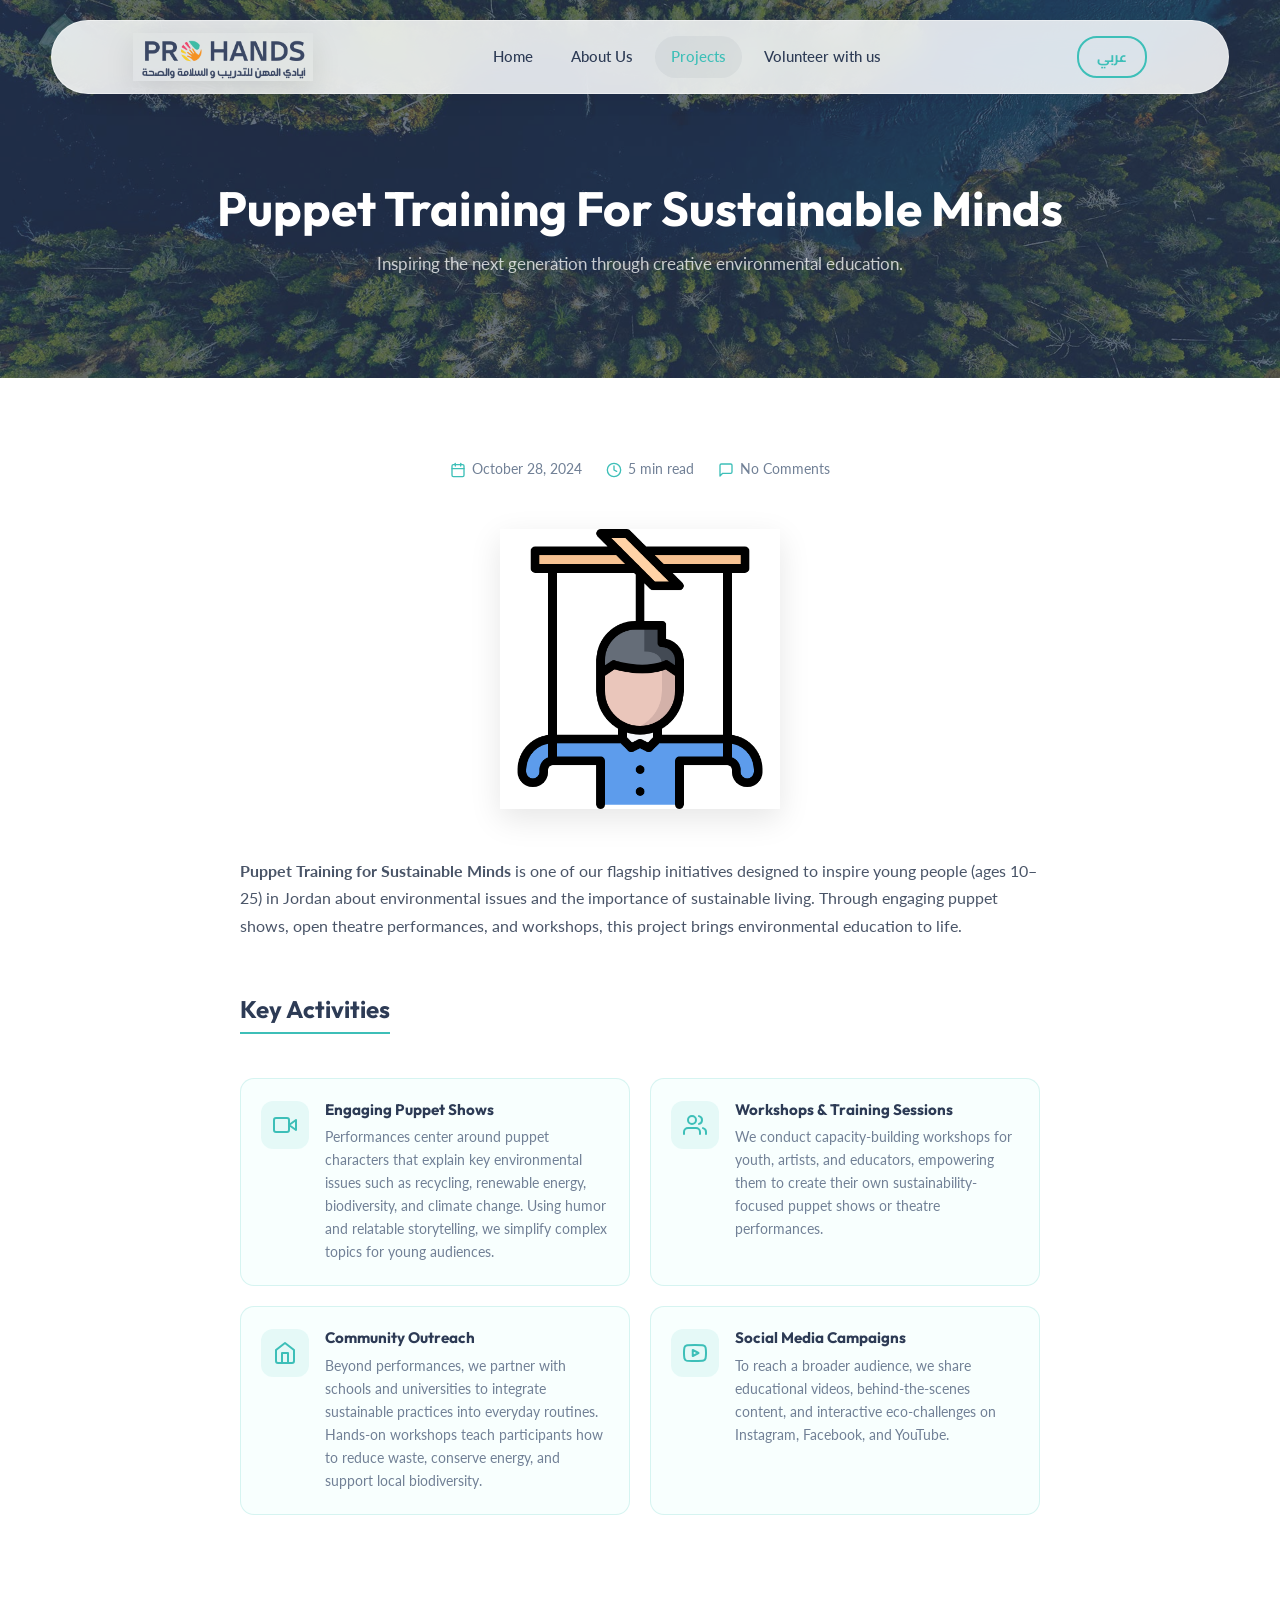
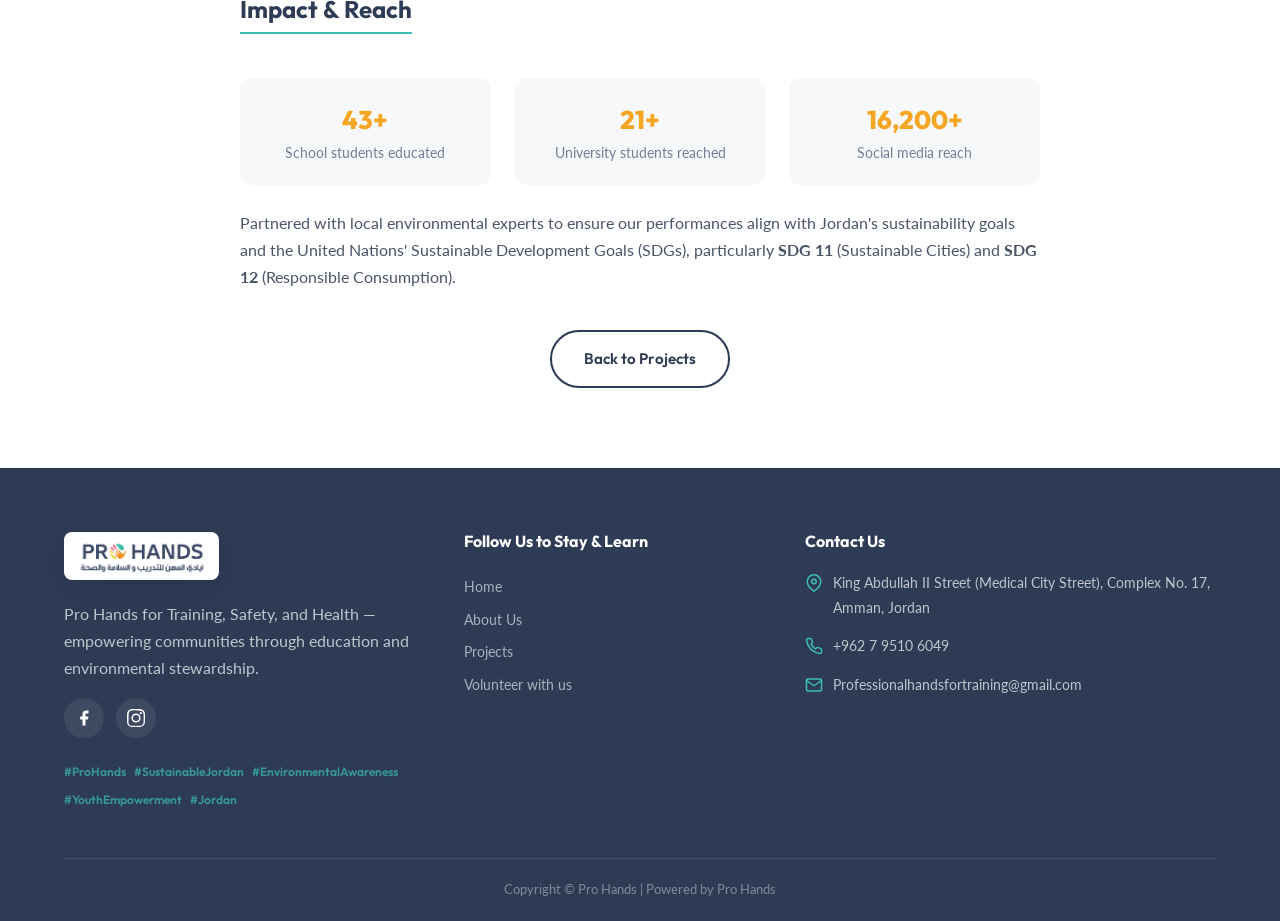
<file: projects/puppet.html>
<!DOCTYPE html>
<html lang="en" dir="ltr">
<head>
  <meta charset="UTF-8">
  <meta name="viewport" content="width=device-width, initial-scale=1.0">
  <title>Puppet Training for Sustainable Minds — Pro Hands</title>
  <meta name="description" content="Inspiring young people in Jordan about environmental issues through engaging puppet shows, theatre, and sustainability workshops.">
  <meta name="keywords" content="ProHands, SustainableJordan, EnvironmentalAwareness, YouthEmpowerment, Jordan">
  <link rel="icon" type="image/png" sizes="32x32" href="../images/cropped-fav-32x32.png">
  <link rel="apple-touch-icon" sizes="180x180" href="../images/cropped-fav-180x180.png">
  <link rel="stylesheet" href="../css/style.css">
  <link rel="stylesheet" href="../css/enhanced-3d.css">
</head>
<body>
  <a href="#main-content" class="skip-link">Skip to main content</a>

  <!-- ========== NAVBAR ========== -->
  <nav class="navbar navbar--inner" aria-label="Main navigation">
    <div class="container navbar__inner">
      <a href="../index.html" class="navbar__logo">
        <img class="img-3d-float" src="../images/Pro-hands-communication-kit-02.png" alt="Pro Hands Logo">
      </a>
      <div class="navbar__links">
        <a href="../index.html">Home</a>
        <a href="../about.html">About Us</a>
        <a href="../projects.html" class="active">Projects</a>
        <a href="../volunteer.html">Volunteer with us</a>
      </div>

      <button class="lang-toggle" aria-label="Switch language"><span class="lang-toggle__text">عربي</span></button>
      <button class="navbar__hamburger" aria-label="Toggle menu"><span></span><span></span><span></span></button>
    </div>
  </nav>
  <div class="mobile-menu" aria-hidden="true">
    <a href="../index.html">Home</a>
    <a href="../about.html">About Us</a>
    <a href="../projects.html" class="active">Projects</a>
    <a href="../volunteer.html">Volunteer with us</a>
    <button class="lang-toggle" aria-label="Switch language"><span class="lang-toggle__text">عربي</span></button>
  </div>

  <main id="main-content">

  <!-- ========== PAGE HERO ========== -->
  <section class="page-hero page-hero--bg" style="background-image:url('../images/aerial-view-of-green-forests-and-blue-lakes-and-ri-T3L66K7a-1.jpg')">
    <div class="page-hero__content">
      <h1 data-ar="تدريب الدمى لعقول مستدامة">Puppet Training For Sustainable Minds</h1>
      <p data-ar="إلهام الجيل القادم من خلال التعليم البيئي الإبداعي.">Inspiring the next generation through creative environmental education.</p>
    </div>
  </section>

  <!-- ========== PROJECT DETAIL ========== -->
  <section class="project-detail">
    <div class="container">
      <div class="project-detail__header reveal">
        <div class="project-detail__meta">
          <span>
            <svg viewBox="0 0 24 24" stroke-width="2" stroke-linecap="round" stroke-linejoin="round"><rect x="3" y="4" width="18" height="18" rx="2" ry="2"/><line x1="16" y1="2" x2="16" y2="6"/><line x1="8" y1="2" x2="8" y2="6"/><line x1="3" y1="10" x2="21" y2="10"/></svg>
            October 28, 2024
          </span>
          <span>
            <svg viewBox="0 0 24 24" stroke-width="2" stroke-linecap="round" stroke-linejoin="round"><circle cx="12" cy="12" r="10"/><polyline points="12 6 12 12 16 14"/></svg>
            5 min read
          </span>
          <span>
            <svg viewBox="0 0 24 24" stroke-width="2" stroke-linecap="round" stroke-linejoin="round"><path d="M21 15a2 2 0 0 1-2 2H7l-4 4V5a2 2 0 0 1 2-2h14a2 2 0 0 1 2 2z"/></svg>
            No Comments
          </span>
        </div>
      </div>

      <div class="project-detail__image reveal">
        <img class="img-3d-float" src="../images/manipulation.png" alt="Puppet Training illustration">
      </div>

      <div class="project-detail__body">
        <p class="reveal"><strong>Puppet Training for Sustainable Minds</strong> is one of our flagship initiatives designed to inspire young people (ages 10–25) in Jordan about environmental issues and the importance of sustainable living. Through engaging puppet shows, open theatre performances, and workshops, this project brings environmental education to life.</p>

        <h3 class="reveal" data-ar="الأنشطة الرئيسية">Key Activities</h3>
        <div class="activity-cards reveal">
          <div class="activity-card">
            <div class="activity-card__icon">
              <svg viewBox="0 0 24 24" fill="none" stroke="currentColor" stroke-width="2" stroke-linecap="round" stroke-linejoin="round"><polygon points="23 7 16 12 23 17 23 7"/><rect x="1" y="5" width="15" height="14" rx="2"/></svg>
            </div>
            <div class="activity-card__body">
              <h4>Engaging Puppet Shows</h4>
              <p>Performances center around puppet characters that explain key environmental issues such as recycling, renewable energy, biodiversity, and climate change. Using humor and relatable storytelling, we simplify complex topics for young audiences.</p>
            </div>
          </div>
          <div class="activity-card">
            <div class="activity-card__icon">
              <svg viewBox="0 0 24 24" fill="none" stroke="currentColor" stroke-width="2" stroke-linecap="round" stroke-linejoin="round"><path d="M17 21v-2a4 4 0 0 0-4-4H5a4 4 0 0 0-4 4v2"/><circle cx="9" cy="7" r="4"/><path d="M23 21v-2a4 4 0 0 0-3-3.87"/><path d="M16 3.13a4 4 0 0 1 0 7.75"/></svg>
            </div>
            <div class="activity-card__body">
              <h4>Workshops &amp; Training Sessions</h4>
              <p>We conduct capacity-building workshops for youth, artists, and educators, empowering them to create their own sustainability-focused puppet shows or theatre performances.</p>
            </div>
          </div>
          <div class="activity-card">
            <div class="activity-card__icon">
              <svg viewBox="0 0 24 24" fill="none" stroke="currentColor" stroke-width="2" stroke-linecap="round" stroke-linejoin="round"><path d="M3 9l9-7 9 7v11a2 2 0 0 1-2 2H5a2 2 0 0 1-2-2z"/><polyline points="9 22 9 12 15 12 15 22"/></svg>
            </div>
            <div class="activity-card__body">
              <h4>Community Outreach</h4>
              <p>Beyond performances, we partner with schools and universities to integrate sustainable practices into everyday routines. Hands-on workshops teach participants how to reduce waste, conserve energy, and support local biodiversity.</p>
            </div>
          </div>
          <div class="activity-card">
            <div class="activity-card__icon">
              <svg viewBox="0 0 24 24" fill="none" stroke="currentColor" stroke-width="2" stroke-linecap="round" stroke-linejoin="round"><path d="M22.54 6.42a2.78 2.78 0 0 0-1.95-1.96C18.88 4 12 4 12 4s-6.88 0-8.59.46A2.78 2.78 0 0 0 1.46 6.42 29 29 0 0 0 1 12a29 29 0 0 0 .46 5.58A2.78 2.78 0 0 0 3.41 19.6C5.12 20 12 20 12 20s6.88 0 8.59-.46a2.78 2.78 0 0 0 1.95-1.95A29 29 0 0 0 23 12a29 29 0 0 0-.46-5.58z"/><polygon points="9.75 15.02 15.5 12 9.75 8.98 9.75 15.02"/></svg>
            </div>
            <div class="activity-card__body">
              <h4>Social Media Campaigns</h4>
              <p>To reach a broader audience, we share educational videos, behind-the-scenes content, and interactive eco-challenges on Instagram, Facebook, and YouTube.</p>
            </div>
          </div>
        </div>

        <h3 class="reveal" data-ar="التأثير والوصول">Impact &amp; Reach</h3>
        <div class="stat-row reveal">
          <div class="stat-item">
            <div class="stat-item__number" data-count="200" data-suffix="+">0</div>
            <div class="stat-item__label" data-ar="طلاب مدارس تم تعليمهم">School students educated</div>
          </div>
          <div class="stat-item">
            <div class="stat-item__number" data-count="100" data-suffix="+">0</div>
            <div class="stat-item__label" data-ar="طلاب جامعات تم الوصول إليهم">University students reached</div>
          </div>
          <div class="stat-item">
            <div class="stat-item__number" data-count="75000" data-suffix="+">0</div>
            <div class="stat-item__label" data-ar="الوصول عبر التواصل الاجتماعي">Social media reach</div>
          </div>
        </div>

        <p class="reveal">Partnered with local environmental experts to ensure our performances align with Jordan's sustainability goals and the United Nations' Sustainable Development Goals (SDGs), particularly <strong>SDG 11</strong> (Sustainable Cities) and <strong>SDG 12</strong> (Responsible Consumption).</p>

        <div style="margin-top:40px; text-align:center;" class="reveal">
          <a href="../projects.html" class="btn btn--teal-outline" style="border-color:var(--navy); color:var(--navy);" data-ar="العودة للمشاريع">Back to Projects</a>
        </div>
  </section>

  </main>

  <!-- ========== FOOTER ========== -->
  <footer class="footer">
    <div class="container">
      <div class="footer__grid">
        <div>
          <div class="footer__logo">
            <img class="img-3d-float" src="../images/Pro-hands-communication-kit-02.png" alt="Pro Hands">
          </div>
          <p>Pro Hands for Training, Safety, and Health — empowering communities through education and environmental stewardship.</p>
          <div class="footer__social">
            <a href="https://www.facebook.com/profile.php?id=61563909684861" target="_blank" rel="noopener" aria-label="Facebook">
              <svg viewBox="0 0 24 24"><path d="M18 2h-3a5 5 0 0 0-5 5v3H7v4h3v8h4v-8h3l1-4h-4V7a1 1 0 0 1 1-1h3z"/></svg>
            </a>
            <a href="https://www.instagram.com/prohands.jo/" target="_blank" rel="noopener" aria-label="Instagram">
              <svg viewBox="0 0 24 24"><path d="M12 2.163c3.204 0 3.584.012 4.85.07 1.17.054 1.97.24 2.43.403a4.088 4.088 0 0 1 1.47.957c.45.45.77.898.957 1.47.163.46.349 1.26.404 2.43.058 1.266.07 1.646.07 4.85s-.012 3.584-.07 4.85c-.055 1.17-.241 1.97-.404 2.43a4.088 4.088 0 0 1-.957 1.47 4.088 4.088 0 0 1-1.47.957c-.46.163-1.26.349-2.43.404-1.266.058-1.646.07-4.85.07s-3.584-.012-4.85-.07c-1.17-.055-1.97-.241-2.43-.404a4.088 4.088 0 0 1-1.47-.957 4.088 4.088 0 0 1-.957-1.47c-.163-.46-.349-1.26-.404-2.43C2.175 15.584 2.163 15.204 2.163 12s.012-3.584.07-4.85c.055-1.17.241-1.97.404-2.43a4.088 4.088 0 0 1 .957-1.47A4.088 4.088 0 0 1 5.064 2.3c.46-.163 1.26-.349 2.43-.404C8.76 1.838 9.14 1.826 12 1.826V2.163zM12 0C8.741 0 8.333.014 7.053.072 5.775.131 4.903.333 4.14.63a5.882 5.882 0 0 0-2.126 1.384A5.882 5.882 0 0 0 .63 4.14C.333 4.903.131 5.775.072 7.053.014 8.333 0 8.741 0 12s.014 3.667.072 4.947c.059 1.278.261 2.15.558 2.913a5.882 5.882 0 0 0 1.384 2.126A5.882 5.882 0 0 0 4.14 23.37c.763.297 1.635.499 2.913.558C8.333 23.986 8.741 24 12 24s3.667-.014 4.947-.072c1.278-.059 2.15-.261 2.913-.558a6.138 6.138 0 0 0 3.51-3.51c.297-.763.499-1.635.558-2.913C23.986 15.667 24 15.259 24 12s-.014-3.667-.072-4.947c-.059-1.278-.261-2.15-.558-2.913a5.882 5.882 0 0 0-1.384-2.126A5.882 5.882 0 0 0 19.86.63C19.097.333 18.225.131 16.947.072 15.667.014 15.259 0 12 0zm0 5.838a6.162 6.162 0 1 0 0 12.324 6.162 6.162 0 0 0 0-12.324zM12 16a4 4 0 1 1 0-8 4 4 0 0 1 0 8zm6.406-11.845a1.44 1.44 0 1 0 0 2.881 1.44 1.44 0 0 0 0-2.881z"/></svg>
            </a>
          </div>
          <div class="footer__hashtags">
            <span>#ProHands</span><span>#SustainableJordan</span><span>#EnvironmentalAwareness</span><span>#YouthEmpowerment</span><span>#Jordan</span>
          </div>
        </div>
        <div>
          <h5>Follow Us to Stay &amp; Learn</h5>
          <div class="footer__links">
            <a href="../index.html">Home</a>
            <a href="../about.html">About Us</a>
            <a href="../projects.html">Projects</a>
            <a href="../volunteer.html">Volunteer with us</a>
          </div>
        </div>
        <div>
          <h5>Contact Us</h5>
          <ul class="footer__contact">
            <li>
              <svg viewBox="0 0 24 24" stroke-width="2" stroke-linecap="round" stroke-linejoin="round"><path d="M21 10c0 7-9 13-9 13s-9-6-9-13a9 9 0 0 1 18 0z"/><circle cx="12" cy="10" r="3"/></svg>
              King Abdullah II Street (Medical City Street), Complex No. 17, Amman, Jordan
            </li>
            <li>
              <svg viewBox="0 0 24 24" stroke-width="2" stroke-linecap="round" stroke-linejoin="round"><path d="M22 16.92v3a2 2 0 0 1-2.18 2 19.79 19.79 0 0 1-8.63-3.07 19.5 19.5 0 0 1-6-6 19.79 19.79 0 0 1-3.07-8.67A2 2 0 0 1 4.11 2h3a2 2 0 0 1 2 1.72 12.84 12.84 0 0 0 .7 2.81 2 2 0 0 1-.45 2.11L8.09 9.91a16 16 0 0 0 6 6l1.27-1.27a2 2 0 0 1 2.11-.45 12.84 12.84 0 0 0 2.81.7A2 2 0 0 1 22 16.92z"/></svg>
              <a href="tel:+962795106049">+962 7 9510 6049</a>
            </li>
            <li>
              <svg viewBox="0 0 24 24" stroke-width="2" stroke-linecap="round" stroke-linejoin="round"><path d="M4 4h16c1.1 0 2 .9 2 2v12c0 1.1-.9 2-2 2H4c-1.1 0-2-.9-2-2V6c0-1.1.9-2 2-2z"/><polyline points="22,6 12,13 2,6"/></svg>
              <a href="mailto:Professionalhandsfortraining@gmail.com">Professionalhandsfortraining@gmail.com</a>
            </li>
          </ul>
        </div>
      </div>
      <div class="footer__bottom">Copyright &copy; Pro Hands | Powered by Pro Hands</div>
    </div>
  </footer>

  <script src="../js/config.js"></script>
  <script src="../js/main.js"></script>
</body>
</html>
</file>
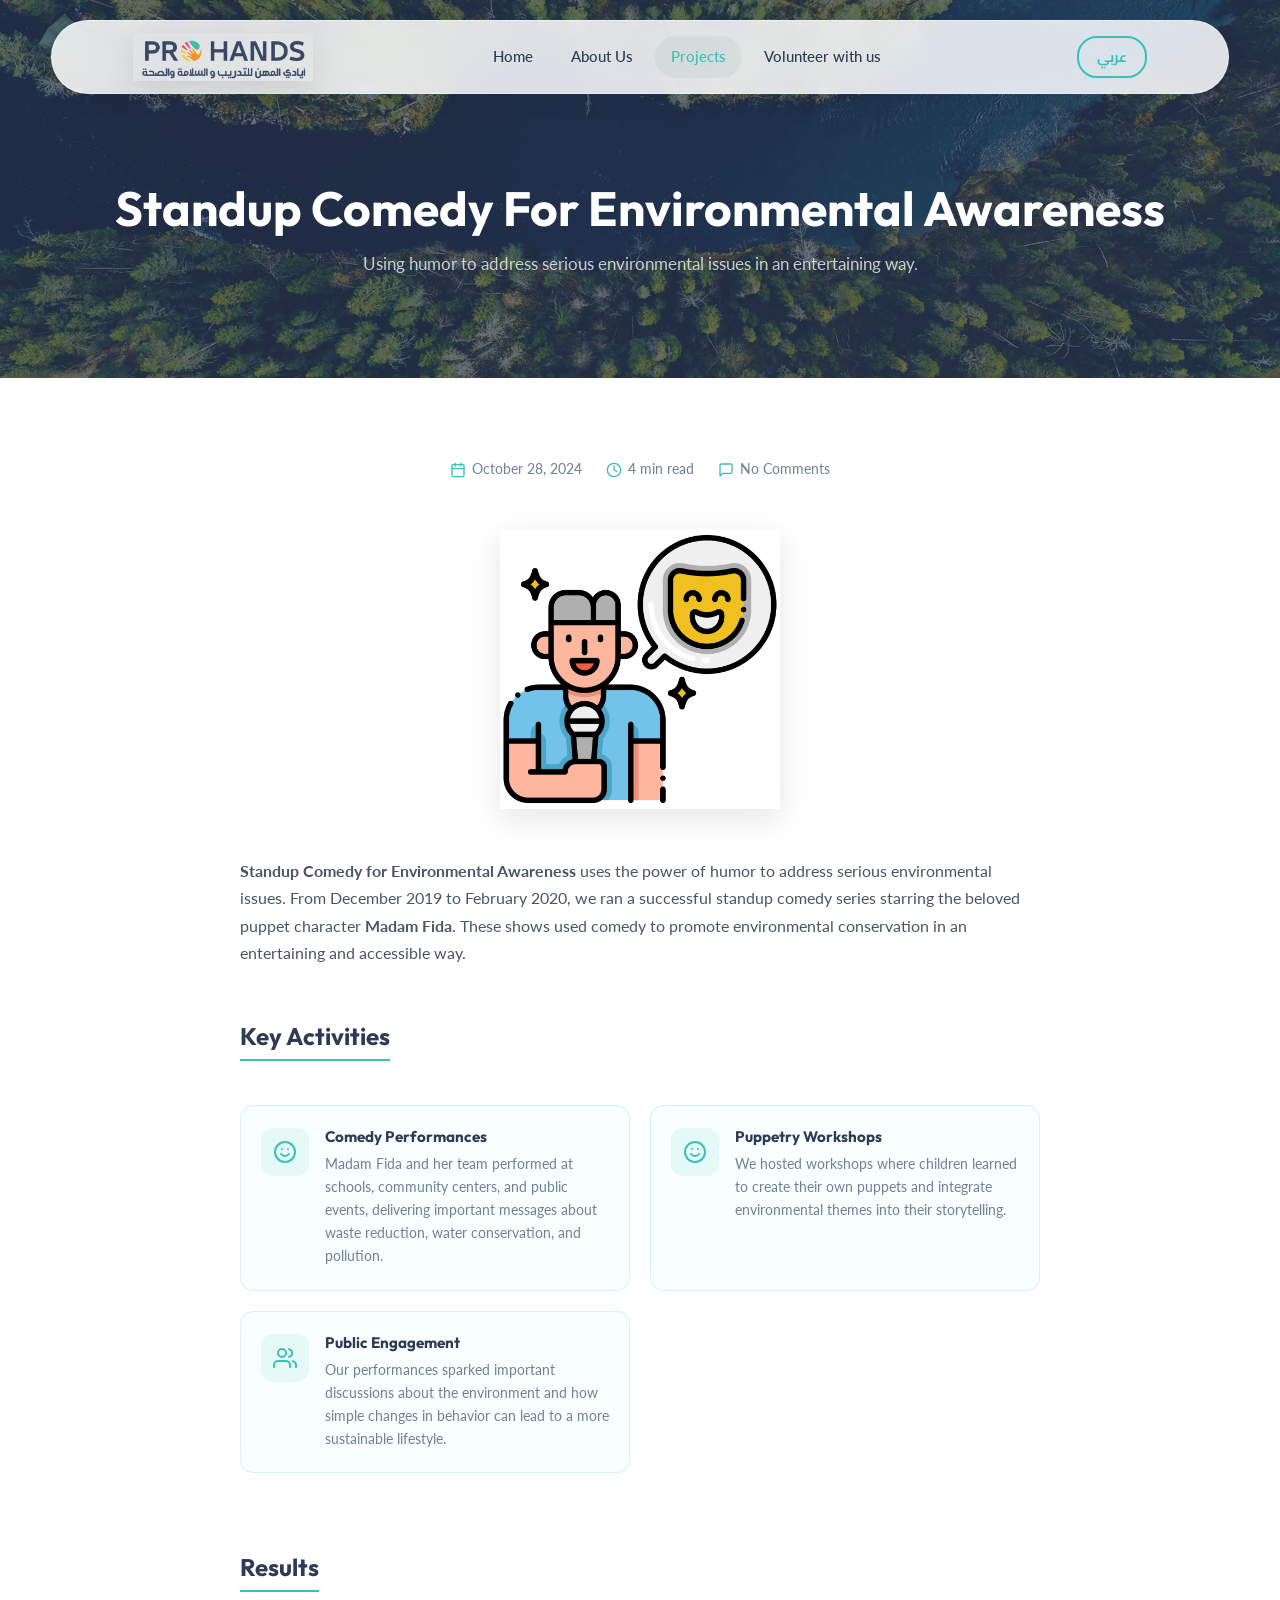
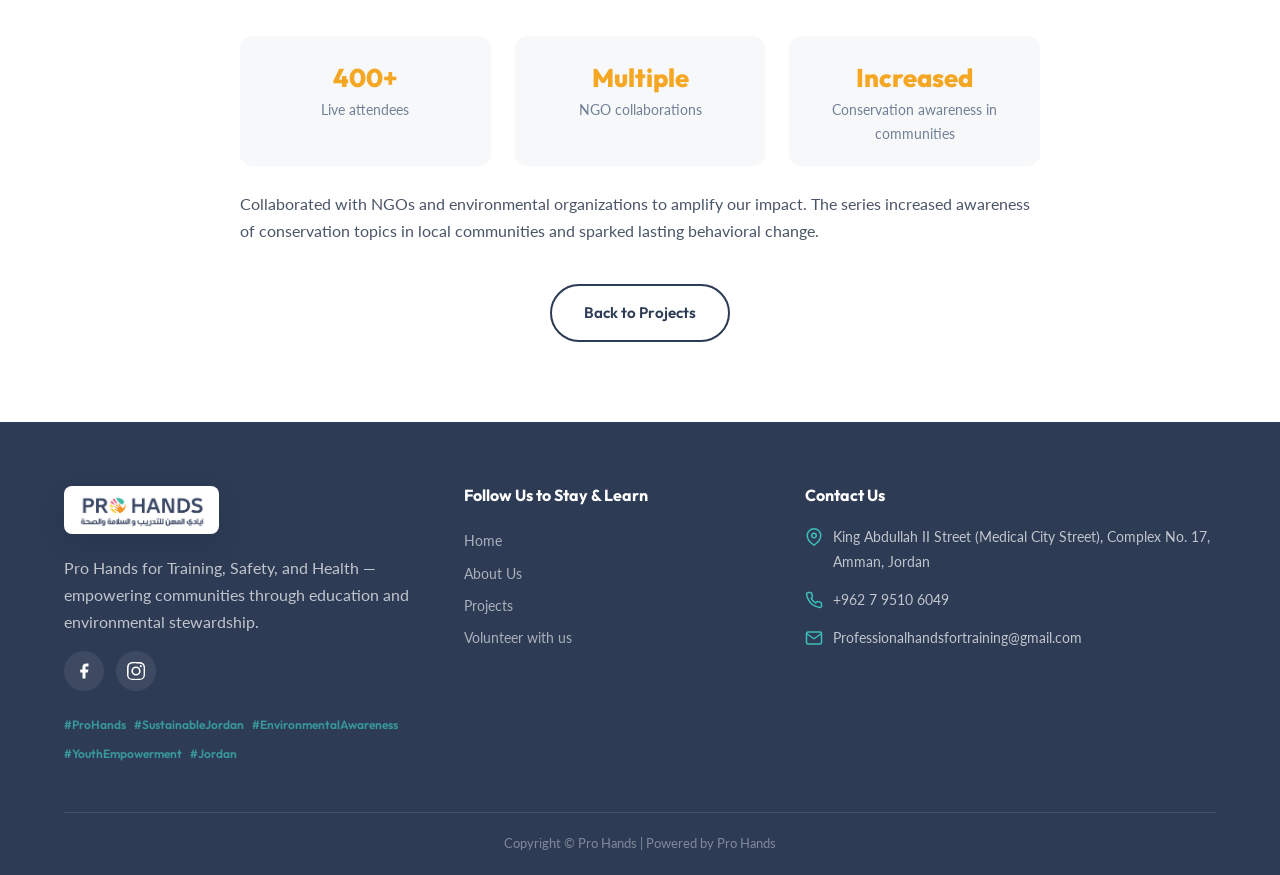
<file: projects/standup.html>
<!DOCTYPE html>
<html lang="en" dir="ltr">
<head>
  <meta charset="UTF-8">
  <meta name="viewport" content="width=device-width, initial-scale=1.0">
  <title>Standup Comedy for Environmental Awareness — Pro Hands</title>
  <meta name="description" content="Using humor and the beloved puppet character Madam Fida to promote environmental conservation and awareness.">
  <meta name="keywords" content="ProHands, SustainableJordan, EnvironmentalAwareness, YouthEmpowerment, Jordan">
  <link rel="icon" type="image/png" sizes="32x32" href="../images/cropped-fav-32x32.png">
  <link rel="apple-touch-icon" sizes="180x180" href="../images/cropped-fav-180x180.png">
  <link rel="stylesheet" href="../css/style.css">
  <link rel="stylesheet" href="../css/enhanced-3d.css">
</head>
<body>
  <a href="#main-content" class="skip-link">Skip to main content</a>

  <!-- ========== NAVBAR ========== -->
  <nav class="navbar navbar--inner" aria-label="Main navigation">
    <div class="container navbar__inner">
      <a href="../index.html" class="navbar__logo">
        <img class="img-3d-float" src="../images/Pro-hands-communication-kit-02.png" alt="Pro Hands Logo">
      </a>
      <div class="navbar__links">
        <a href="../index.html">Home</a>
        <a href="../about.html">About Us</a>
        <a href="../projects.html" class="active">Projects</a>
        <a href="../volunteer.html">Volunteer with us</a>
      </div>

      <button class="lang-toggle" aria-label="Switch language"><span class="lang-toggle__text">عربي</span></button>
      <button class="navbar__hamburger" aria-label="Toggle menu"><span></span><span></span><span></span></button>
    </div>
  </nav>
  <div class="mobile-menu" aria-hidden="true">
    <a href="../index.html">Home</a>
    <a href="../about.html">About Us</a>
    <a href="../projects.html" class="active">Projects</a>
    <a href="../volunteer.html">Volunteer with us</a>
    <button class="lang-toggle" aria-label="Switch language"><span class="lang-toggle__text">عربي</span></button>
  </div>

  <main id="main-content">

  <!-- ========== PAGE HERO ========== -->
  <section class="page-hero page-hero--bg" style="background-image:url('../images/aerial-view-of-green-forests-and-blue-lakes-and-ri-T3L66K7a-1.jpg')">
    <div class="page-hero__content">
      <h1 data-ar="الكوميديا الارتجالية للتوعية البيئية">Standup Comedy For Environmental Awareness</h1>
      <p data-ar="استخدام الفكاهة لمعالجة القضايا البيئية الجدية بطريقة ممتعة.">Using humor to address serious environmental issues in an entertaining way.</p>
    </div>
  </section>

  <!-- ========== PROJECT DETAIL ========== -->
  <section class="project-detail">
    <div class="container">
      <div class="project-detail__header reveal">
        <div class="project-detail__meta">
          <span>
            <svg viewBox="0 0 24 24" stroke-width="2" stroke-linecap="round" stroke-linejoin="round"><rect x="3" y="4" width="18" height="18" rx="2" ry="2"/><line x1="16" y1="2" x2="16" y2="6"/><line x1="8" y1="2" x2="8" y2="6"/><line x1="3" y1="10" x2="21" y2="10"/></svg>
            October 28, 2024
          </span>
          <span>
            <svg viewBox="0 0 24 24" stroke-width="2" stroke-linecap="round" stroke-linejoin="round"><circle cx="12" cy="12" r="10"/><polyline points="12 6 12 12 16 14"/></svg>
            4 min read
          </span>
          <span>
            <svg viewBox="0 0 24 24" stroke-width="2" stroke-linecap="round" stroke-linejoin="round"><path d="M21 15a2 2 0 0 1-2 2H7l-4 4V5a2 2 0 0 1 2-2h14a2 2 0 0 1 2 2z"/></svg>
            No Comments
          </span>
        </div>
      </div>

      <div class="project-detail__image reveal">
        <img class="img-3d-float" src="../images/stand-up-comedy.png" alt="Standup Comedy illustration">
      </div>

      <div class="project-detail__body">
        <p class="reveal"><strong>Standup Comedy for Environmental Awareness</strong> uses the power of humor to address serious environmental issues. From December 2019 to February 2020, we ran a successful standup comedy series starring the beloved puppet character <strong>Madam Fida</strong>. These shows used comedy to promote environmental conservation in an entertaining and accessible way.</p>

        <h3 class="reveal" data-ar="الأنشطة الرئيسية">Key Activities</h3>
        <div class="activity-cards reveal">
          <div class="activity-card">
            <div class="activity-card__icon">
              <svg viewBox="0 0 24 24" fill="none" stroke="currentColor" stroke-width="2" stroke-linecap="round" stroke-linejoin="round"><circle cx="12" cy="12" r="10"/><path d="M8 14s1.5 2 4 2 4-2 4-2"/><line x1="9" y1="9" x2="9.01" y2="9"/><line x1="15" y1="9" x2="15.01" y2="9"/></svg>
            </div>
            <div class="activity-card__body">
              <h4>Comedy Performances</h4>
              <p>Madam Fida and her team performed at schools, community centers, and public events, delivering important messages about waste reduction, water conservation, and pollution.</p>
            </div>
          </div>
          <div class="activity-card">
            <div class="activity-card__icon">
              <svg viewBox="0 0 24 24" fill="none" stroke="currentColor" stroke-width="2" stroke-linecap="round" stroke-linejoin="round"><path d="M12 2C6.48 2 2 6.48 2 12s4.48 10 10 10 10-4.48 10-10S17.52 2 12 2z"/><path d="M8 14s1.5 2 4 2 4-2 4-2"/><path d="M9 9h.01M15 9h.01"/></svg>
            </div>
            <div class="activity-card__body">
              <h4>Puppetry Workshops</h4>
              <p>We hosted workshops where children learned to create their own puppets and integrate environmental themes into their storytelling.</p>
            </div>
          </div>
          <div class="activity-card">
            <div class="activity-card__icon">
              <svg viewBox="0 0 24 24" fill="none" stroke="currentColor" stroke-width="2" stroke-linecap="round" stroke-linejoin="round"><path d="M17 21v-2a4 4 0 0 0-4-4H5a4 4 0 0 0-4 4v2"/><circle cx="9" cy="7" r="4"/><path d="M23 21v-2a4 4 0 0 0-3-3.87"/><path d="M16 3.13a4 4 0 0 1 0 7.75"/></svg>
            </div>
            <div class="activity-card__body">
              <h4>Public Engagement</h4>
              <p>Our performances sparked important discussions about the environment and how simple changes in behavior can lead to a more sustainable lifestyle.</p>
            </div>
          </div>
        </div>

        <h3 class="reveal" data-ar="النتائج">Results</h3>
        <div class="stat-row reveal">
          <div class="stat-item">
            <div class="stat-item__number" data-count="2000" data-suffix="+">0</div>
            <div class="stat-item__label" data-ar="حضور مباشر">Live attendees</div>
          </div>
          <div class="stat-item">
            <div class="stat-item__number">Multiple</div>
            <div class="stat-item__label" data-ar="تعاونات مع منظمات">NGO collaborations</div>
          </div>
          <div class="stat-item">
            <div class="stat-item__number">Increased</div>
            <div class="stat-item__label" data-ar="زيادة الوعي بالحفاظ على البيئة في المجتمعات">Conservation awareness in communities</div>
          </div>
        </div>

        <p class="reveal">Collaborated with NGOs and environmental organizations to amplify our impact. The series increased awareness of conservation topics in local communities and sparked lasting behavioral change.</p>

        <div style="margin-top:40px; text-align:center;" class="reveal">
          <a href="../projects.html" class="btn btn--teal-outline" style="border-color:var(--navy); color:var(--navy);" data-ar="العودة للمشاريع">Back to Projects</a>
        </div>
      </div>
    </div>
  </section>

  </main>

  <!-- ========== FOOTER ========== -->
  <footer class="footer">
    <div class="container">
      <div class="footer__grid">
        <div>
          <div class="footer__logo">
            <img class="img-3d-float" src="../images/Pro-hands-communication-kit-02.png" alt="Pro Hands">
          </div>
          <p>Pro Hands for Training, Safety, and Health — empowering communities through education and environmental stewardship.</p>
          <div class="footer__social">
            <a href="https://www.facebook.com/profile.php?id=61563909684861" target="_blank" rel="noopener" aria-label="Facebook">
              <svg viewBox="0 0 24 24"><path d="M18 2h-3a5 5 0 0 0-5 5v3H7v4h3v8h4v-8h3l1-4h-4V7a1 1 0 0 1 1-1h3z"/></svg>
            </a>
            <a href="https://www.instagram.com/prohands.jo/" target="_blank" rel="noopener" aria-label="Instagram">
              <svg viewBox="0 0 24 24"><path d="M12 2.163c3.204 0 3.584.012 4.85.07 1.17.054 1.97.24 2.43.403a4.088 4.088 0 0 1 1.47.957c.45.45.77.898.957 1.47.163.46.349 1.26.404 2.43.058 1.266.07 1.646.07 4.85s-.012 3.584-.07 4.85c-.055 1.17-.241 1.97-.404 2.43a4.088 4.088 0 0 1-.957 1.47 4.088 4.088 0 0 1-1.47.957c-.46.163-1.26.349-2.43.404-1.266.058-1.646.07-4.85.07s-3.584-.012-4.85-.07c-1.17-.055-1.97-.241-2.43-.404a4.088 4.088 0 0 1-1.47-.957 4.088 4.088 0 0 1-.957-1.47c-.163-.46-.349-1.26-.404-2.43C2.175 15.584 2.163 15.204 2.163 12s.012-3.584.07-4.85c.055-1.17.241-1.97.404-2.43a4.088 4.088 0 0 1 .957-1.47A4.088 4.088 0 0 1 5.064 2.3c.46-.163 1.26-.349 2.43-.404C8.76 1.838 9.14 1.826 12 1.826V2.163zM12 0C8.741 0 8.333.014 7.053.072 5.775.131 4.903.333 4.14.63a5.882 5.882 0 0 0-2.126 1.384A5.882 5.882 0 0 0 .63 4.14C.333 4.903.131 5.775.072 7.053.014 8.333 0 8.741 0 12s.014 3.667.072 4.947c.059 1.278.261 2.15.558 2.913a5.882 5.882 0 0 0 1.384 2.126A5.882 5.882 0 0 0 4.14 23.37c.763.297 1.635.499 2.913.558C8.333 23.986 8.741 24 12 24s3.667-.014 4.947-.072c1.278-.059 2.15-.261 2.913-.558a6.138 6.138 0 0 0 3.51-3.51c.297-.763.499-1.635.558-2.913C23.986 15.667 24 15.259 24 12s-.014-3.667-.072-4.947c-.059-1.278-.261-2.15-.558-2.913a5.882 5.882 0 0 0-1.384-2.126A5.882 5.882 0 0 0 19.86.63C19.097.333 18.225.131 16.947.072 15.667.014 15.259 0 12 0zm0 5.838a6.162 6.162 0 1 0 0 12.324 6.162 6.162 0 0 0 0-12.324zM12 16a4 4 0 1 1 0-8 4 4 0 0 1 0 8zm6.406-11.845a1.44 1.44 0 1 0 0 2.881 1.44 1.44 0 0 0 0-2.881z"/></svg>
            </a>
          </div>
          <div class="footer__hashtags">
            <span>#ProHands</span><span>#SustainableJordan</span><span>#EnvironmentalAwareness</span><span>#YouthEmpowerment</span><span>#Jordan</span>
          </div>
        </div>
        <div>
          <h5>Follow Us to Stay &amp; Learn</h5>
          <div class="footer__links">
            <a href="../index.html">Home</a>
            <a href="../about.html">About Us</a>
            <a href="../projects.html">Projects</a>
            <a href="../volunteer.html">Volunteer with us</a>
          </div>
        </div>
        <div>
          <h5>Contact Us</h5>
          <ul class="footer__contact">
            <li>
              <svg viewBox="0 0 24 24" stroke-width="2" stroke-linecap="round" stroke-linejoin="round"><path d="M21 10c0 7-9 13-9 13s-9-6-9-13a9 9 0 0 1 18 0z"/><circle cx="12" cy="10" r="3"/></svg>
              King Abdullah II Street (Medical City Street), Complex No. 17, Amman, Jordan
            </li>
            <li>
              <svg viewBox="0 0 24 24" stroke-width="2" stroke-linecap="round" stroke-linejoin="round"><path d="M22 16.92v3a2 2 0 0 1-2.18 2 19.79 19.79 0 0 1-8.63-3.07 19.5 19.5 0 0 1-6-6 19.79 19.79 0 0 1-3.07-8.67A2 2 0 0 1 4.11 2h3a2 2 0 0 1 2 1.72 12.84 12.84 0 0 0 .7 2.81 2 2 0 0 1-.45 2.11L8.09 9.91a16 16 0 0 0 6 6l1.27-1.27a2 2 0 0 1 2.11-.45 12.84 12.84 0 0 0 2.81.7A2 2 0 0 1 22 16.92z"/></svg>
              <a href="tel:+962795106049">+962 7 9510 6049</a>
            </li>
            <li>
              <svg viewBox="0 0 24 24" stroke-width="2" stroke-linecap="round" stroke-linejoin="round"><path d="M4 4h16c1.1 0 2 .9 2 2v12c0 1.1-.9 2-2 2H4c-1.1 0-2-.9-2-2V6c0-1.1.9-2 2-2z"/><polyline points="22,6 12,13 2,6"/></svg>
              <a href="mailto:Professionalhandsfortraining@gmail.com">Professionalhandsfortraining@gmail.com</a>
            </li>
          </ul>
        </div>
      </div>
      <div class="footer__bottom">Copyright &copy; Pro Hands | Powered by Pro Hands</div>
    </div>
  </footer>

  <script src="../js/config.js"></script>
  <script src="../js/main.js"></script>
</body>
</html>
</file>
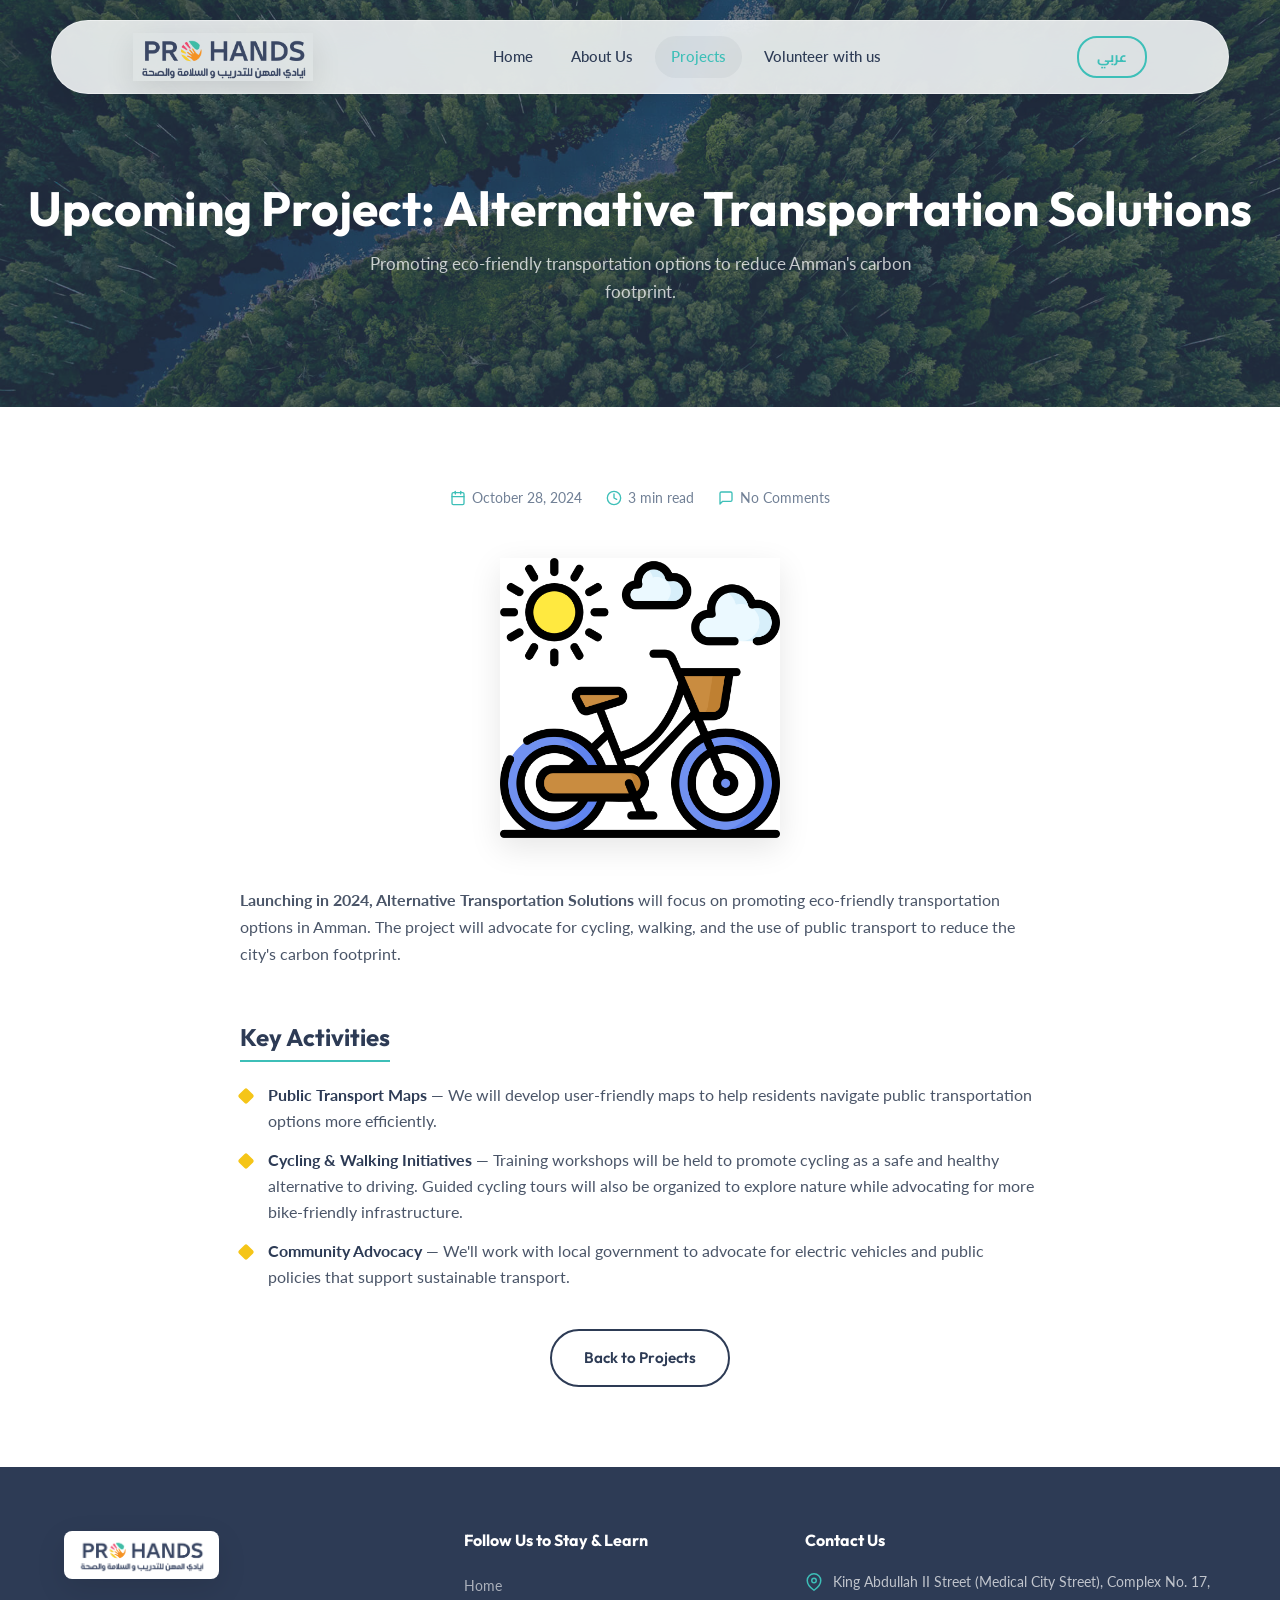
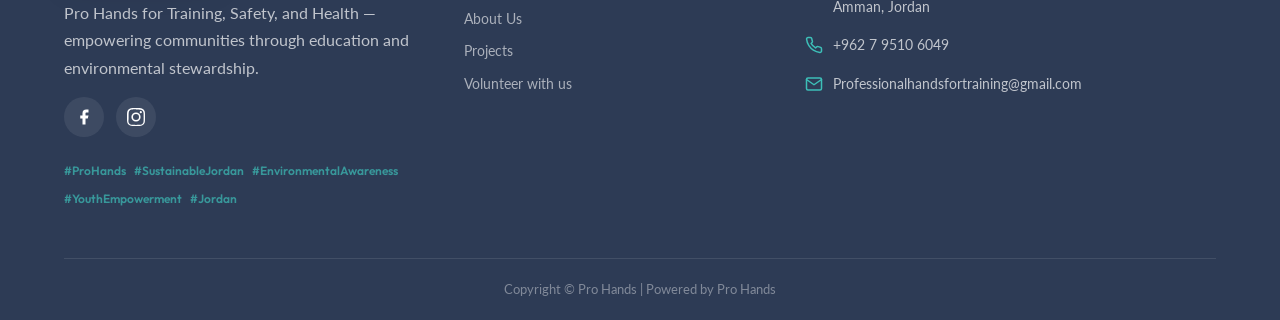
<file: projects/transportation.html>
<!DOCTYPE html>
<html lang="en" dir="ltr">
<head>
  <meta charset="UTF-8">
  <meta name="viewport" content="width=device-width, initial-scale=1.0">
  <title>Alternative Transportation Solutions — Pro Hands</title>
  <meta name="description" content="Promoting eco-friendly transportation options in Amman — cycling, walking, and public transit to reduce the city's carbon footprint.">
  <meta name="keywords" content="ProHands, SustainableJordan, EnvironmentalAwareness, YouthEmpowerment, Jordan">
  <link rel="icon" type="image/png" sizes="32x32" href="../images/cropped-fav-32x32.png">
  <link rel="apple-touch-icon" sizes="180x180" href="../images/cropped-fav-180x180.png">
  <link rel="stylesheet" href="../css/style.css">
  <link rel="stylesheet" href="../css/enhanced-3d.css">
</head>
<body>
  <a href="#main-content" class="skip-link">Skip to main content</a>

  <!-- ========== NAVBAR ========== -->
  <nav class="navbar navbar--inner" aria-label="Main navigation">
    <div class="container navbar__inner">
      <a href="../index.html" class="navbar__logo">
        <img class="img-3d-float" src="../images/Pro-hands-communication-kit-02.png" alt="Pro Hands Logo">
      </a>
      <div class="navbar__links">
        <a href="../index.html">Home</a>
        <a href="../about.html">About Us</a>
        <a href="../projects.html" class="active">Projects</a>
        <a href="../volunteer.html">Volunteer with us</a>
      </div>

      <button class="lang-toggle" aria-label="Switch language"><span class="lang-toggle__text">عربي</span></button>
      <button class="navbar__hamburger" aria-label="Toggle menu"><span></span><span></span><span></span></button>
    </div>
  </nav>
  <div class="mobile-menu" aria-hidden="true">
    <a href="../index.html">Home</a>
    <a href="../about.html">About Us</a>
    <a href="../projects.html" class="active">Projects</a>
    <a href="../volunteer.html">Volunteer with us</a>
    <button class="lang-toggle" aria-label="Switch language"><span class="lang-toggle__text">عربي</span></button>
  </div>

  <main id="main-content">

  <!-- ========== PAGE HERO ========== -->
  <section class="page-hero page-hero--bg" style="background-image:url('../images/aerial-view-of-green-forest-with-tall-pine-trees-a-DTG8JWQ-1.jpg')">
    <div class="page-hero__content">
      <h1 data-ar="مشروع قادم: حلول النقل البديل">Upcoming Project: Alternative Transportation Solutions</h1>
      <p data-ar="تعزيز خيارات النقل الصديقة للبيئة لتقليل البصمة الكربونية في عمّان.">Promoting eco-friendly transportation options to reduce Amman's carbon footprint.</p>
    </div>
  </section>

  <!-- ========== PROJECT DETAIL ========== -->
  <section class="project-detail">
    <div class="container">
      <div class="project-detail__header reveal">
        <div class="project-detail__meta">
          <span>
            <svg viewBox="0 0 24 24" stroke-width="2" stroke-linecap="round" stroke-linejoin="round"><rect x="3" y="4" width="18" height="18" rx="2" ry="2"/><line x1="16" y1="2" x2="16" y2="6"/><line x1="8" y1="2" x2="8" y2="6"/><line x1="3" y1="10" x2="21" y2="10"/></svg>
            October 28, 2024
          </span>
          <span>
            <svg viewBox="0 0 24 24" stroke-width="2" stroke-linecap="round" stroke-linejoin="round"><circle cx="12" cy="12" r="10"/><polyline points="12 6 12 12 16 14"/></svg>
            3 min read
          </span>
          <span>
            <svg viewBox="0 0 24 24" stroke-width="2" stroke-linecap="round" stroke-linejoin="round"><path d="M21 15a2 2 0 0 1-2 2H7l-4 4V5a2 2 0 0 1 2-2h14a2 2 0 0 1 2 2z"/></svg>
            No Comments
          </span>
        </div>
      </div>

      <div class="project-detail__image reveal">
        <img class="img-3d-float" src="../images/bike.png" alt="Alternative Transportation illustration">
      </div>

      <div class="project-detail__body">
        <p class="reveal"><strong>Launching in 2024, Alternative Transportation Solutions</strong> will focus on promoting eco-friendly transportation options in Amman. The project will advocate for cycling, walking, and the use of public transport to reduce the city's carbon footprint.</p>

        <h3 class="reveal" data-ar="الأنشطة الرئيسية">Key Activities</h3>
        <ul class="reveal">
          <li><strong>Public Transport Maps</strong> — We will develop user-friendly maps to help residents navigate public transportation options more efficiently.</li>
          <li><strong>Cycling &amp; Walking Initiatives</strong> — Training workshops will be held to promote cycling as a safe and healthy alternative to driving. Guided cycling tours will also be organized to explore nature while advocating for more bike-friendly infrastructure.</li>
          <li><strong>Community Advocacy</strong> — We'll work with local government to advocate for electric vehicles and public policies that support sustainable transport.</li>
        </ul>

        <div style="margin-top:40px; text-align:center;" class="reveal">
          <a href="../projects.html" class="btn btn--teal-outline" style="border-color:var(--navy); color:var(--navy);" data-ar="العودة للمشاريع">Back to Projects</a>
        </div>
      </div>
    </div>
  </section>

  </main>

  <!-- ========== FOOTER ========== -->
  <footer class="footer">
    <div class="container">
      <div class="footer__grid">
        <div>
          <div class="footer__logo">
            <img class="img-3d-float" src="../images/Pro-hands-communication-kit-02.png" alt="Pro Hands">
          </div>
          <p>Pro Hands for Training, Safety, and Health — empowering communities through education and environmental stewardship.</p>
          <div class="footer__social">
            <a href="https://www.facebook.com/profile.php?id=61563909684861" target="_blank" rel="noopener" aria-label="Facebook">
              <svg viewBox="0 0 24 24"><path d="M18 2h-3a5 5 0 0 0-5 5v3H7v4h3v8h4v-8h3l1-4h-4V7a1 1 0 0 1 1-1h3z"/></svg>
            </a>
            <a href="https://www.instagram.com/prohands.jo/" target="_blank" rel="noopener" aria-label="Instagram">
              <svg viewBox="0 0 24 24"><path d="M12 2.163c3.204 0 3.584.012 4.85.07 1.17.054 1.97.24 2.43.403a4.088 4.088 0 0 1 1.47.957c.45.45.77.898.957 1.47.163.46.349 1.26.404 2.43.058 1.266.07 1.646.07 4.85s-.012 3.584-.07 4.85c-.055 1.17-.241 1.97-.404 2.43a4.088 4.088 0 0 1-.957 1.47 4.088 4.088 0 0 1-1.47.957c-.46.163-1.26.349-2.43.404-1.266.058-1.646.07-4.85.07s-3.584-.012-4.85-.07c-1.17-.055-1.97-.241-2.43-.404a4.088 4.088 0 0 1-1.47-.957 4.088 4.088 0 0 1-.957-1.47c-.163-.46-.349-1.26-.404-2.43C2.175 15.584 2.163 15.204 2.163 12s.012-3.584.07-4.85c.055-1.17.241-1.97.404-2.43a4.088 4.088 0 0 1 .957-1.47A4.088 4.088 0 0 1 5.064 2.3c.46-.163 1.26-.349 2.43-.404C8.76 1.838 9.14 1.826 12 1.826V2.163zM12 0C8.741 0 8.333.014 7.053.072 5.775.131 4.903.333 4.14.63a5.882 5.882 0 0 0-2.126 1.384A5.882 5.882 0 0 0 .63 4.14C.333 4.903.131 5.775.072 7.053.014 8.333 0 8.741 0 12s.014 3.667.072 4.947c.059 1.278.261 2.15.558 2.913a5.882 5.882 0 0 0 1.384 2.126A5.882 5.882 0 0 0 4.14 23.37c.763.297 1.635.499 2.913.558C8.333 23.986 8.741 24 12 24s3.667-.014 4.947-.072c1.278-.059 2.15-.261 2.913-.558a6.138 6.138 0 0 0 3.51-3.51c.297-.763.499-1.635.558-2.913C23.986 15.667 24 15.259 24 12s-.014-3.667-.072-4.947c-.059-1.278-.261-2.15-.558-2.913a5.882 5.882 0 0 0-1.384-2.126A5.882 5.882 0 0 0 19.86.63C19.097.333 18.225.131 16.947.072 15.667.014 15.259 0 12 0zm0 5.838a6.162 6.162 0 1 0 0 12.324 6.162 6.162 0 0 0 0-12.324zM12 16a4 4 0 1 1 0-8 4 4 0 0 1 0 8zm6.406-11.845a1.44 1.44 0 1 0 0 2.881 1.44 1.44 0 0 0 0-2.881z"/></svg>
            </a>
          </div>
          <div class="footer__hashtags">
            <span>#ProHands</span><span>#SustainableJordan</span><span>#EnvironmentalAwareness</span><span>#YouthEmpowerment</span><span>#Jordan</span>
          </div>
        </div>
        <div>
          <h5>Follow Us to Stay &amp; Learn</h5>
          <div class="footer__links">
            <a href="../index.html">Home</a>
            <a href="../about.html">About Us</a>
            <a href="../projects.html">Projects</a>
            <a href="../volunteer.html">Volunteer with us</a>
          </div>
        </div>
        <div>
          <h5>Contact Us</h5>
          <ul class="footer__contact">
            <li>
              <svg viewBox="0 0 24 24" stroke-width="2" stroke-linecap="round" stroke-linejoin="round"><path d="M21 10c0 7-9 13-9 13s-9-6-9-13a9 9 0 0 1 18 0z"/><circle cx="12" cy="10" r="3"/></svg>
              King Abdullah II Street (Medical City Street), Complex No. 17, Amman, Jordan
            </li>
            <li>
              <svg viewBox="0 0 24 24" stroke-width="2" stroke-linecap="round" stroke-linejoin="round"><path d="M22 16.92v3a2 2 0 0 1-2.18 2 19.79 19.79 0 0 1-8.63-3.07 19.5 19.5 0 0 1-6-6 19.79 19.79 0 0 1-3.07-8.67A2 2 0 0 1 4.11 2h3a2 2 0 0 1 2 1.72 12.84 12.84 0 0 0 .7 2.81 2 2 0 0 1-.45 2.11L8.09 9.91a16 16 0 0 0 6 6l1.27-1.27a2 2 0 0 1 2.11-.45 12.84 12.84 0 0 0 2.81.7A2 2 0 0 1 22 16.92z"/></svg>
              <a href="tel:+962795106049">+962 7 9510 6049</a>
            </li>
            <li>
              <svg viewBox="0 0 24 24" stroke-width="2" stroke-linecap="round" stroke-linejoin="round"><path d="M4 4h16c1.1 0 2 .9 2 2v12c0 1.1-.9 2-2 2H4c-1.1 0-2-.9-2-2V6c0-1.1.9-2 2-2z"/><polyline points="22,6 12,13 2,6"/></svg>
              <a href="mailto:Professionalhandsfortraining@gmail.com">Professionalhandsfortraining@gmail.com</a>
            </li>
          </ul>
        </div>
      </div>
      <div class="footer__bottom">Copyright &copy; Pro Hands | Powered by Pro Hands</div>
    </div>
  </footer>

  <script src="../js/config.js"></script>
  <script src="../js/main.js"></script>
</body>
</html>
</file>
<file: css/style.css>
/* ============================================
   PRO HANDS — Design System & Global Styles
   ============================================ */

@import url('https://fonts.googleapis.com/css2?family=Cairo:wght@400;600;700;800&family=Lato:wght@300;400;700&family=Outfit:wght@400;500;600;700;800&display=swap');

/* ---------- CSS Custom Properties ---------- */
:root {
  --navy:   #2D3B55;
  --teal:   #3DBFB8;
  --coral:  #E8445A;
  --orange: #F5A623;
  --yellow: #F5C518;
  --white:  #FFFFFF;
  --off-white: #F7F8FA;
  --light-grey: #E9ECF0;
  --dark-navy: #1E2A3D;
  --text-body: #4A5568;
  --text-muted: #718096;

  --font-heading: 'Outfit', 'DM Sans', sans-serif;
  --font-body:    'Lato', 'Source Sans 3', sans-serif;
  --font-arabic:  'Cairo', 'Noto Naskh Arabic', sans-serif;

  --shadow-sm:  0 2px 8px rgba(45,59,85,.08);
  --shadow-md:  0 4px 20px rgba(45,59,85,.12);
  --shadow-lg:  0 8px 32px rgba(45,59,85,.18);
  --shadow-nav: 0 2px 12px rgba(45,59,85,.10);

  --radius-sm: 8px;
  --radius-md: 12px;
  --radius-lg: 20px;
  --radius-xl: 28px;

  --transition: 300ms ease;
  --container: 1200px;
}

/* ---------- Reset ---------- */
*, *::before, *::after { box-sizing: border-box; margin: 0; padding: 0; }
html { scroll-behavior: smooth; font-size: 16px; }
body {
  font-family: var(--font-body);
  color: var(--text-body);
  line-height: 1.7;
  background: var(--white);
  overflow-x: hidden;
  -webkit-font-smoothing: antialiased;
}
img { max-width: 100%; height: auto; display: block; }
a { text-decoration: none; color: inherit; transition: color var(--transition); }
ul, ol { list-style: none; }
button, input, textarea, select { font-family: inherit; font-size: inherit; border: none; outline: none; }

/* ---------- Accessibility — Focus & Skip-nav ---------- */
a:focus-visible,
button:focus-visible,
input:focus-visible,
textarea:focus-visible,
select:focus-visible,
[tabindex]:focus-visible {
  outline: 3px solid var(--teal);
  outline-offset: 2px;
  border-radius: 4px;
}
.skip-link {
  position: absolute;
  top: -100%;
  left: 16px;
  background: var(--navy);
  color: var(--white);
  padding: 12px 24px;
  border-radius: var(--radius-sm);
  font-weight: 700;
  z-index: 10000;
  transition: top .2s ease;
}
.skip-link:focus {
  top: 16px;
}

/* ---------- Utilities ---------- */
.container { width: 90%; max-width: var(--container); margin: 0 auto; }
.section { padding: 100px 0; }
.section--grey { background: var(--off-white); }
.text-center { text-align: center; }
.text-white { color: var(--white); }
.text-navy { color: var(--navy); }

.eyebrow {
  font-family: var(--font-heading);
  font-weight: 700;
  font-size: .875rem;
  letter-spacing: 2px;
  text-transform: uppercase;
  color: var(--orange);
  margin-bottom: 8px;
  display: block;
}
.eyebrow--teal { color: var(--teal); }

/* ---------- Typography ---------- */
h1, h2, h3, h4, h5, h6 {
  font-family: var(--font-heading);
  color: var(--navy);
  line-height: 1.2;
  font-weight: 700;
}
h1 { font-size: clamp(2.2rem, 5vw, 3.4rem); }
h2 { font-size: clamp(1.8rem, 3.5vw, 2.6rem); }
h3 { font-size: clamp(1.2rem, 2vw, 1.5rem); }
h4 { font-size: 1.125rem; }
p  { margin-bottom: 1rem; }

.section-header {
  text-align: center;
  max-width: 640px;
  margin: 0 auto 60px;
}
.section-header .eyebrow { margin-bottom: 12px; }
.section-header h2 { margin-bottom: 16px; }

/* ---------- Buttons ---------- */
.btn {
  display: inline-flex;
  align-items: center;
  justify-content: center;
  gap: 8px;
  padding: 14px 32px;
  font-family: var(--font-heading);
  font-weight: 600;
  font-size: .95rem;
  border-radius: 50px;
  cursor: pointer;
  transition: all var(--transition);
  border: 2px solid transparent;
  white-space: nowrap;
}
.btn--yellow {
  background: var(--yellow);
  color: var(--navy);
  border-color: var(--yellow);
}
.btn--yellow:hover {
  background: #e6b615;
  border-color: #e6b615;
  transform: translateY(-2px);
  box-shadow: var(--shadow-md);
}
.btn--teal-outline {
  background: transparent;
  color: var(--white);
  border-color: var(--teal);
}
.btn--teal-outline:hover {
  background: var(--teal);
  color: var(--white);
  transform: translateY(-2px);
}
.btn--orange {
  background: var(--orange);
  color: var(--white);
  border-color: var(--orange);
}
.btn--orange:hover {
  background: #e09520;
  transform: translateY(-2px);
  box-shadow: var(--shadow-md);
}
.btn--navy {
  background: var(--navy);
  color: var(--white);
  border-color: var(--navy);
}
.btn--navy:hover {
  background: var(--dark-navy);
  transform: translateY(-2px);
  box-shadow: var(--shadow-md);
}
.btn--sm { padding: 10px 24px; font-size: .85rem; }

.link-arrow {
  font-family: var(--font-heading);
  font-weight: 600;
  color: var(--orange);
  display: inline-flex;
  align-items: center;
  gap: 6px;
  transition: gap var(--transition), color var(--transition);
}
.link-arrow:hover { gap: 12px; color: #e09520; }
.link-arrow::after { content: '→'; font-size: 1.1em; }

/* ============================================
   NAVBAR
   ============================================ */
.navbar {
  position: fixed;
  top: 0; left: 0; right: 0;
  z-index: 1000;
  padding: 14px 0;
  transition: all var(--transition);
  background: var(--white);
  box-shadow: var(--shadow-nav);
}
.navbar.scrolled {
  padding: 10px 0;
}
.navbar__inner {
  display: flex;
  align-items: center;
  justify-content: space-between;
}
.navbar__logo {
  display: flex;
  align-items: center;
  gap: 12px;
  z-index: 1001;
}
.navbar__logo img { height: 54px; width: auto; }

.navbar__links {
  display: flex;
  align-items: center;
  gap: 36px;
}
.navbar__links a {
  font-family: var(--font-heading);
  font-weight: 600;
  font-size: .9rem;
  color: var(--navy);
  position: relative;
  padding: 4px 0;
  transition: color var(--transition);
}
.navbar__links a::after {
  content: '';
  position: absolute;
  bottom: -2px; left: 0;
  width: 0; height: 2px;
  background: var(--orange);
  transition: width var(--transition);
}
.navbar__links a:hover::after,
.navbar__links a.active::after { width: 100%; }
.navbar__links a.active { color: var(--orange); }

.navbar__hamburger {
  display: none;
  flex-direction: column;
  gap: 5px;
  cursor: pointer;
  z-index: 1001;
  background: none;
  padding: 4px;
}
.navbar__hamburger span {
  display: block;
  width: 26px; height: 2.5px;
  background: var(--navy);
  border-radius: 2px;
  transition: all var(--transition);
}

.mobile-menu {
  position: fixed;
  inset: 0;
  background: var(--navy);
  display: flex;
  flex-direction: column;
  align-items: center;
  justify-content: center;
  gap: 32px;
  z-index: 999;
  opacity: 0;
  pointer-events: none;
  transition: opacity var(--transition);
}
.mobile-menu.open { opacity: 1; pointer-events: all; }
.mobile-menu a {
  font-family: var(--font-heading);
  font-weight: 700;
  font-size: 1.6rem;
  color: var(--white);
  transition: color var(--transition);
}
.mobile-menu a:hover { color: var(--orange); }
.mobile-menu a.active { color: var(--orange); }

.navbar__hamburger.open span:nth-child(1) { transform: translateY(7.5px) rotate(45deg); }
.navbar__hamburger.open span:nth-child(2) { opacity: 0; }
.navbar__hamburger.open span:nth-child(3) { transform: translateY(-7.5px) rotate(-45deg); }
.navbar__hamburger.open span { background: var(--white); }

/* ============================================
   HERO
   ============================================ */
.hero {
  position: relative;
  min-height: 100vh;
  display: flex;
  align-items: center;
  justify-content: center;
  overflow: hidden;
}
.hero__bg {
  position: absolute;
  inset: 0;
  background: url('../images/aerial-view-of-green-forests-and-blue-lakes-and-ri-T3L66K7a-1.jpg') center / cover no-repeat;
}
.hero__bg::after {
  content: '';
  position: absolute;
  inset: 0;
  background: rgba(45, 59, 85, 0.6);
}
.hero__content {
  position: relative;
  z-index: 2;
  text-align: center;
  max-width: 780px;
  padding: 0 20px;
}
.hero__content h1 {
  color: var(--white);
  font-size: clamp(2.4rem, 5.5vw, 3.8rem);
  margin-bottom: 24px;
  font-weight: 800;
  line-height: 1.25;
}
.hero__content h1 span { display: block; }
.hero__content p {
  color: rgba(255,255,255,.85);
  font-size: 1.1rem;
  max-width: 560px;
  margin: 0 auto 36px;
}
.hero__buttons {
  display: flex;
  align-items: center;
  justify-content: center;
  gap: 16px;
  flex-wrap: wrap;
}
.hero__scroll {
  position: absolute;
  bottom: 32px;
  left: 50%;
  transform: translateX(-50%);
  z-index: 2;
  animation: bounce 2s infinite;
}
.hero__scroll svg { width: 28px; height: 28px; stroke: var(--white); opacity: .7; }

@keyframes bounce {
  0%, 100% { transform: translateX(-50%) translateY(0); }
  50%      { transform: translateX(-50%) translateY(10px); }
}

/* Page hero (smaller, for inner pages) */
.page-hero {
  position: relative;
  padding: 160px 0 80px;
  text-align: center;
  background: var(--navy);
  overflow: hidden;
}
.page-hero::before {
  content: '';
  position: absolute;
  inset: 0;
  background: var(--navy);
}
.page-hero--grey { background: #3a3f47; }
.page-hero--grey::before {
  background: linear-gradient(135deg, #3a3f47, #2c3038);
}
.page-hero--bg {
  background-size: cover;
  background-position: center;
  background-repeat: no-repeat;
  padding: 180px 0 100px;
}
.page-hero--bg::before {
  background: rgba(45, 59, 85, 0.7);
}
.page-hero__content {
  position: relative;
  z-index: 2;
}
.page-hero h1 {
  color: var(--white);
  font-size: clamp(2rem, 4vw, 3rem);
  margin-bottom: 12px;
}
.page-hero p {
  color: rgba(255,255,255,.75);
  font-size: 1.05rem;
  max-width: 560px;
  margin: 0 auto;
}

/* navbar--inner kept for backwards compat; navbar is now always white */

/* ============================================
   CARDS
   ============================================ */
.card {
  background: var(--white);
  border-radius: var(--radius-md);
  padding: 36px 28px;
  box-shadow: var(--shadow-sm);
  transition: all var(--transition);
  position: relative;
  overflow: hidden;
}
.card:hover {
  transform: translateY(-4px);
  box-shadow: var(--shadow-md);
}

/* Activity Cards — Key Activities section */
.activity-cards {
  display: grid;
  grid-template-columns: repeat(2, 1fr);
  gap: 20px;
  margin: 24px 0 40px;
}
.activity-card {
  display: flex;
  gap: 16px;
  align-items: flex-start;
  background: #f8fffe;
  border: 1px solid rgba(61,191,184,.18);
  border-radius: 14px;
  padding: 22px 20px;
  transition: transform .3s ease, box-shadow .3s ease;
}
.activity-card:hover {
  transform: translateY(-4px);
  box-shadow: 0 8px 28px rgba(61,191,184,.15);
}
.activity-card__icon {
  flex-shrink: 0;
  width: 48px;
  height: 48px;
  border-radius: 12px;
  background: rgba(61,191,184,.1);
  display: flex;
  align-items: center;
  justify-content: center;
}
.activity-card__icon svg {
  width: 24px;
  height: 24px;
  stroke: var(--teal);
}
.activity-card__body h4 {
  font-size: .95rem;
  font-weight: 700;
  color: var(--navy);
  margin: 0 0 6px;
}
.activity-card__body p {
  font-size: .875rem;
  color: var(--text-muted);
  line-height: 1.65;
  margin: 0;
}
@media (max-width: 640px) {
  .activity-cards { grid-template-columns: 1fr; }
}

/* Mission Pillars — Education / Empowerment / Engagement */
.mission-pillars {
  display: flex;
  flex-direction: column;
  gap: 16px;
  margin-top: 28px;
}
.mission-pillar {
  display: flex;
  align-items: flex-start;
  gap: 18px;
  background: #f8fffe;
  border: 1px solid rgba(61,191,184,.2);
  border-left: 4px solid var(--teal);
  border-radius: 12px;
  padding: 18px 20px;
  transition: transform .3s ease, box-shadow .3s ease, border-color .3s ease;
}
.mission-pillar:hover {
  transform: translateX(6px);
  box-shadow: 0 6px 24px rgba(61,191,184,.15);
  border-left-color: var(--orange);
}
.mission-pillar__badge {
  flex-shrink: 0;
  width: 40px;
  height: 40px;
  border-radius: 50%;
  background: var(--teal);
  color: #fff;
  font-size: .78rem;
  font-weight: 800;
  letter-spacing: .04em;
  display: flex;
  align-items: center;
  justify-content: center;
  transition: background .3s ease;
}
.mission-pillar:hover .mission-pillar__badge {
  background: var(--orange);
}
.mission-pillar__content h4 {
  font-size: 1rem;
  font-weight: 700;
  color: var(--navy);
  margin: 0 0 4px;
}
.mission-pillar__content p {
  font-size: .9rem;
  color: var(--text-muted);
  margin: 0;
  line-height: 1.6;
}
[dir="rtl"] .mission-pillar {
  border-left: 1px solid rgba(61,191,184,.2);
  border-right: 4px solid var(--teal);
}
[dir="rtl"] .mission-pillar:hover {
  transform: translateX(-6px);
  border-right-color: var(--orange);
}

/* Mission/Vision/Values cards */
.mvv-grid { display: grid; grid-template-columns: repeat(3, 1fr); gap: 28px; }
.mvv-card {
  background: var(--white);
  border-radius: var(--radius-md);
  padding: 40px 28px 32px;
  box-shadow: var(--shadow-sm);
  transition: all var(--transition);
  border-left: 4px solid transparent;
}
.mvv-card:hover {
  transform: translateY(-4px);
  box-shadow: var(--shadow-md);
  border-left-color: var(--teal);
}
.mvv-card__icon {
  width: 56px; height: 56px;
  border-radius: 50%;
  background: rgba(61,191,184,.1);
  display: flex;
  align-items: center;
  justify-content: center;
  margin-bottom: 20px;
}
.mvv-card__icon svg { width: 28px; height: 28px; stroke: var(--teal); fill: none; }
.mvv-card__icon img { width: 36px; height: 36px; object-fit: contain; }
.mvv-card h3 { margin-bottom: 12px; }
.mvv-card p { font-size: .95rem; color: var(--text-muted); margin-bottom: 16px; }

/* ── Core Values dark section ─────────────────────────────── */
.corevals-section {
  position: relative;
  padding: 100px 0;
  overflow: hidden;
}
.corevals-section__bg {
  position: absolute;
  inset: 0;
  background-size: cover;
  background-position: center;
  filter: brightness(0.35);
  z-index: 0;
}
.corevals-section__content {
  position: relative;
  z-index: 1;
}
.corevals-section .section-header h2 { color: var(--teal); }
.corevals-section .section-header p   { color: rgba(255,255,255,.75); }

.corevals-grid {
  display: grid;
  grid-template-columns: repeat(4, 1fr);
  gap: 24px;
  margin-top: 48px;
}

.coreval-card {
  background: rgba(255,255,255,.07);
  border: 1px solid rgba(255,255,255,.15);
  border-radius: 20px;
  padding: 40px 28px 36px;
  text-align: center;
  backdrop-filter: blur(10px);
  -webkit-backdrop-filter: blur(10px);
  transition: transform .35s ease, background .35s ease, border-color .35s ease;
  cursor: default;
}
.coreval-card:hover {
  transform: translateY(-8px);
  background: rgba(61,191,184,.15);
  border-color: var(--teal);
}
.coreval-card__icon {
  width: 72px;
  height: 72px;
  border-radius: 50%;
  border: 2px solid var(--teal);
  display: flex;
  align-items: center;
  justify-content: center;
  margin: 0 auto 24px;
  transition: background .35s ease;
}
.coreval-card:hover .coreval-card__icon {
  background: var(--teal);
}
.coreval-card__icon svg {
  width: 32px;
  height: 32px;
  stroke: var(--teal);
  transition: stroke .35s ease;
}
.coreval-card:hover .coreval-card__icon svg {
  stroke: #fff;
}
.coreval-card h3 {
  color: #fff;
  font-size: 1.15rem;
  font-weight: 700;
  margin-bottom: 10px;
  transition: color .35s ease;
}
.coreval-card:hover h3 {
  color: #fff;
}
.coreval-card p {
  color: rgba(255,255,255,.7);
  font-size: .9rem;
  line-height: 1.6;
  margin: 0;
  transition: color .35s ease;
}
.coreval-card:hover p {
  color: rgba(255,255,255,.75);
}
@media (max-width: 900px) {
  .corevals-grid { grid-template-columns: repeat(2, 1fr); }
}
@media (max-width: 500px) {
  .corevals-grid { grid-template-columns: 1fr; }
}

/* Project cards */
.projects-grid { display: grid; grid-template-columns: repeat(3, 1fr); gap: 28px; }
.project-card {
  background: var(--white);
  border-radius: var(--radius-md);
  padding: 36px 28px;
  text-align: center;
  box-shadow: var(--shadow-sm);
  transition: all var(--transition);
  border-bottom: 3px solid transparent;
}
.project-card:hover {
  transform: translateY(-4px);
  box-shadow: var(--shadow-md);
  border-bottom-color: var(--orange);
}
.project-card__icon {
  width: 80px; height: 80px;
  margin: 0 auto 24px;
}
.project-card__icon img { width: 100%; height: 100%; object-fit: contain; }
.project-card h3 { margin-bottom: 12px; font-size: 1.15rem; }
.project-card p { font-size: .9rem; color: var(--text-muted); margin-bottom: 20px; }

/* Volunteer role cards */
.roles-grid { display: grid; grid-template-columns: repeat(4, 1fr); gap: 24px; }
.role-card {
  background: var(--white);
  border-radius: var(--radius-md);
  padding: 36px 24px;
  text-align: center;
  box-shadow: var(--shadow-sm);
  transition: all var(--transition);
}
.role-card:hover {
  transform: translateY(-4px);
  box-shadow: var(--shadow-md);
}
.role-card__icon {
  width: 64px; height: 64px;
  border-radius: 50%;
  background: rgba(61,191,184,.08);
  display: flex;
  align-items: center;
  justify-content: center;
  margin: 0 auto 20px;
}
.role-card__icon svg { width: 28px; height: 28px; stroke: var(--teal); fill: none; }
.role-card h4 { margin-bottom: 16px; font-size: 1rem; min-height: 48px; display: flex; align-items: center; justify-content: center; }

/* Impact / metric cards */
.impact-grid { display: grid; grid-template-columns: repeat(2, 1fr); gap: 32px; }
.impact-card {
  background: var(--white);
  border-radius: var(--radius-lg);
  padding: 44px 36px;
  box-shadow: var(--shadow-sm);
  display: flex;
  align-items: center;
  gap: 32px;
  transition: all var(--transition);
}
.impact-card:hover {
  transform: translateY(-4px);
  box-shadow: var(--shadow-md);
}
.impact-card__visual {
  flex-shrink: 0;
  width: 120px; height: 120px;
  border-radius: 50%;
  background: rgba(61,191,184,.08);
  display: flex;
  align-items: center;
  justify-content: center;
}
.impact-card__visual svg { width: 56px; height: 56px; stroke: var(--teal); fill: none; }

/* image variant — replaces icon */
.impact-card__visual--img {
  width: 100%;
  height: 220px;
  border-radius: 14px;
  overflow: hidden;
  background: none;
  margin-bottom: 4px;
}
.impact-card__visual--img img {
  width: 100%;
  height: 100%;
  object-fit: cover;
  object-position: center;
  display: block;
  transition: transform .5s ease;
}
.impact-card:hover .impact-card__visual--img img {
  transform: scale(1.05);
}
.impact-card__number {
  font-family: var(--font-heading);
  font-weight: 800;
  font-size: 2.4rem;
  color: var(--orange);
  line-height: 1;
  margin-bottom: 4px;
}
.impact-card h3 { margin-bottom: 8px; font-size: 1.2rem; }
.impact-card p { font-size: .9rem; color: var(--text-muted); margin-bottom: 12px; }

/* ============================================
   SPLIT SECTION (About Pro Hands)
   ============================================ */
.split {
  display: grid;
  grid-template-columns: 1fr 1fr;
  gap: 60px;
  align-items: center;
}
.split--reverse { direction: rtl; }
.split--reverse > * { direction: ltr; }
.split__image {
  position: relative;
  border-radius: var(--radius-lg);
  overflow: hidden;
}
.split__image img {
  width: 100%;
  height: 100%;
  object-fit: cover;
  border-radius: var(--radius-lg);
}
.split__stat {
  position: absolute;
  bottom: 24px;
  left: 24px;
  background: var(--yellow);
  color: var(--navy);
  padding: 18px 24px;
  border-radius: var(--radius-md);
  font-family: var(--font-heading);
  box-shadow: var(--shadow-md);
}
.split__stat-number {
  font-size: 2rem;
  font-weight: 800;
  line-height: 1;
}
.split__stat-label {
  font-size: .8rem;
  font-weight: 600;
  opacity: .85;
}
.split__text h2 { margin-bottom: 16px; }
.split__text p { margin-bottom: 20px; }

/* ============================================
   DARK SECTION (Core Values, CTA)
   ============================================ */
.dark-section {
  position: relative;
  padding: 100px 0;
  overflow: hidden;
}
.dark-section__bg {
  position: absolute;
  inset: 0;
  background-size: cover;
  background-position: center;
}
.dark-section__bg::after {
  content: '';
  position: absolute;
  inset: 0;
  background: rgba(45, 59, 85, 0.88);
}
.dark-section__content {
  position: relative;
  z-index: 2;
}

.values-grid {
  display: grid;
  grid-template-columns: repeat(4, 1fr);
  gap: 32px;
  margin-top: 48px;
}
.value-item { text-align: center; }
.value-item__icon {
  width: 80px; height: 80px;
  border-radius: 50%;
  border: 2px solid var(--teal);
  display: flex;
  align-items: center;
  justify-content: center;
  margin: 0 auto 18px;
  transition: all var(--transition);
}
.value-item:hover .value-item__icon {
  background: rgba(61,191,184,.15);
  transform: scale(1.05);
}
.value-item__icon svg { width: 32px; height: 32px; stroke: var(--teal); fill: none; }
.value-item h4 {
  color: var(--white);
  font-size: 1rem;
  font-weight: 600;
}

/* ============================================
   CTA BANNER
   ============================================ */
.cta-banner {
  position: relative;
  padding: 80px 0;
  text-align: center;
  overflow: hidden;
}
.cta-banner__bg {
  position: absolute;
  inset: 0;
  background-size: cover;
  background-position: center;
}
.cta-banner__bg::after {
  content: '';
  position: absolute;
  inset: 0;
  background: rgba(45, 59, 85, 0.85);
}
.cta-banner__content {
  position: relative;
  z-index: 2;
}
.cta-banner h2 {
  color: var(--white);
  font-size: clamp(1.8rem, 3.5vw, 2.6rem);
  margin-bottom: 12px;
}
.cta-banner p {
  color: rgba(255,255,255,.8);
  font-size: 1.05rem;
  max-width: 560px;
  margin: 0 auto 32px;
}
.cta-banner__form {
  display: flex;
  align-items: center;
  justify-content: center;
  gap: 12px;
  max-width: 480px;
  margin: 0 auto;
}
.cta-banner__form input {
  flex: 1;
  padding: 14px 20px;
  border-radius: 50px;
  background: rgba(255,255,255,.12);
  border: 1px solid rgba(255,255,255,.25);
  color: var(--white);
  font-size: .95rem;
}
.cta-banner__form input::placeholder { color: rgba(255,255,255,.5); }
.cta-banner__form input:focus {
  border-color: var(--teal);
  background: rgba(255,255,255,.18);
}

/* ============================================
   FOOTER
   ============================================ */
.footer {
  background: var(--navy);
  padding: 64px 0 0;
  color: rgba(255,255,255,.7);
}
.footer__grid {
  display: grid;
  grid-template-columns: 1.2fr 1fr 1.4fr;
  gap: 48px;
  padding-bottom: 48px;
  border-bottom: 1px solid rgba(255,255,255,.1);
}
.footer__logo {
  display: flex;
  align-items: center;
  gap: 10px;
  margin-bottom: 20px;
}
.footer__logo img {
  height: 48px;
  background: #fff;
  padding: 6px 10px;
  border-radius: 8px;
}
.footer__social {
  display: flex;
  gap: 12px;
  margin-top: 16px;
}
.footer__social a {
  width: 40px; height: 40px;
  border-radius: 50%;
  background: rgba(255,255,255,.08);
  display: flex;
  align-items: center;
  justify-content: center;
  transition: all var(--transition);
}
.footer__social a:hover { background: var(--teal); }
.footer__social a svg { width: 18px; height: 18px; fill: var(--white); }

.footer h5 {
  font-family: var(--font-heading);
  color: var(--white);
  font-size: 1rem;
  margin-bottom: 20px;
  font-weight: 700;
}
.footer__links a {
  display: block;
  padding: 4px 0;
  color: rgba(255,255,255,.6);
  transition: color var(--transition);
  font-size: .9rem;
}
.footer__links a:hover { color: var(--teal); }
.footer__contact li {
  display: flex;
  align-items: flex-start;
  gap: 10px;
  margin-bottom: 14px;
  font-size: .9rem;
}
.footer__contact li svg {
  flex-shrink: 0;
  width: 18px; height: 18px;
  stroke: var(--teal);
  fill: none;
  margin-top: 3px;
}
.footer__contact li a {
  color: rgba(255,255,255,.7);
  transition: color var(--transition);
  word-break: break-all;
}
.footer__contact li a:hover { color: var(--teal); }
.footer__bottom {
  padding: 20px 0;
  text-align: center;
  font-size: .8rem;
  color: rgba(255,255,255,.4);
}

/* ============================================
   PROJECT DETAIL PAGE
   ============================================ */
.project-detail { padding: 80px 0; }
.project-detail__header {
  text-align: center;
  margin-bottom: 48px;
}
.project-detail__meta {
  display: flex;
  align-items: center;
  justify-content: center;
  gap: 24px;
  font-size: .85rem;
  color: var(--text-muted);
  margin-bottom: 32px;
}
.project-detail__meta span { display: flex; align-items: center; gap: 6px; }
.project-detail__meta svg { width: 16px; height: 16px; stroke: var(--teal); fill: none; }
.project-detail__image {
  text-align: center;
  margin-bottom: 48px;
}
.project-detail__image img {
  max-width: 280px;
  margin: 0 auto;
}
.project-detail__body { max-width: 800px; margin: 0 auto; }
.project-detail__body h3 {
  margin: 40px 0 20px;
  padding-bottom: 8px;
  border-bottom: 2px solid var(--teal);
  display: inline-block;
}
.project-detail__body ul {
  padding-left: 0;
  margin-bottom: 24px;
}
.project-detail__body ul li {
  position: relative;
  padding-left: 28px;
  margin-bottom: 14px;
  line-height: 1.6;
}
.project-detail__body ul li::before {
  content: '';
  position: absolute;
  left: 0; top: 8px;
  width: 12px; height: 12px;
  background: var(--yellow);
  border-radius: 2px;
  transform: rotate(45deg);
}
.project-detail__body ul li strong { color: var(--navy); }

.stat-row {
  display: flex;
  gap: 24px;
  flex-wrap: wrap;
  margin: 24px 0;
}
.stat-item {
  background: var(--off-white);
  padding: 20px 28px;
  border-radius: var(--radius-md);
  flex: 1;
  min-width: 200px;
  text-align: center;
}
.stat-item__number {
  font-family: var(--font-heading);
  font-weight: 800;
  font-size: 1.6rem;
  color: var(--orange);
}
.stat-item__label {
  font-size: .85rem;
  color: var(--text-muted);
}

/* ============================================
   VOLUNTEER PAGE
   ============================================ */
.volunteer-form-section { padding: 80px 0; }
.volunteer-form {
  max-width: 640px;
  margin: 0 auto;
  background: var(--white);
  padding: 48px 40px;
  border-radius: var(--radius-lg);
  box-shadow: var(--shadow-md);
}
.form-group { margin-bottom: 20px; }
.form-group label {
  display: block;
  font-family: var(--font-heading);
  font-weight: 600;
  font-size: .9rem;
  color: var(--navy);
  margin-bottom: 6px;
}
.form-group input,
.form-group select,
.form-group textarea {
  width: 100%;
  padding: 12px 16px;
  border: 2px solid var(--light-grey);
  border-radius: var(--radius-sm);
  background: var(--white);
  color: var(--navy);
  transition: border-color var(--transition);
}
.form-group input:focus,
.form-group select:focus,
.form-group textarea:focus { border-color: var(--teal); }
.form-group textarea { resize: vertical; min-height: 120px; }

.faq-section { padding: 60px 0 80px; }
.faq-section h2 { text-align: center; margin-bottom: 40px; }
.faq-item {
  border: 1px solid var(--light-grey);
  border-radius: var(--radius-sm);
  margin-bottom: 12px;
  overflow: hidden;
}
.faq-item__q {
  display: flex;
  align-items: center;
  justify-content: space-between;
  padding: 18px 24px;
  cursor: pointer;
  font-family: var(--font-heading);
  font-weight: 600;
  color: var(--navy);
  background: var(--white);
  transition: background var(--transition);
}
.faq-item__q:hover { background: var(--off-white); }
.faq-item__q svg {
  width: 20px; height: 20px;
  stroke: var(--navy);
  transition: transform var(--transition);
  flex-shrink: 0;
}
.faq-item.open .faq-item__q svg { transform: rotate(180deg); }
.faq-item__a {
  max-height: 0;
  overflow: hidden;
  transition: max-height 400ms ease;
}
.faq-item.open .faq-item__a { max-height: 300px; }
.faq-item__a p { padding: 0 24px 18px; color: var(--text-muted); font-size: .95rem; }

/* ============================================
   PROJECTS INDEX — Filter Tabs
   ============================================ */
.filter-tabs {
  display: flex;
  align-items: center;
  justify-content: center;
  gap: 12px;
  margin-bottom: 48px;
  flex-wrap: wrap;
}
.filter-tab {
  padding: 10px 24px;
  border-radius: 50px;
  font-family: var(--font-heading);
  font-weight: 600;
  font-size: .85rem;
  cursor: pointer;
  border: 2px solid var(--light-grey);
  background: var(--white);
  color: var(--navy);
  transition: all var(--transition);
}
.filter-tab:hover { border-color: var(--teal); color: var(--teal); }
.filter-tab.active {
  background: var(--navy);
  border-color: var(--navy);
  color: var(--white);
}

/* ============================================
   ABOUT PAGE — Specific Sections
   ============================================ */
.vision-text-block {
  max-width: 720px;
  margin: 0 auto;
  text-align: center;
}
.vision-text-block .eyebrow { display: block; }
.vision-text-block h2 { margin-bottom: 16px; }
.vision-text-block p { max-width: 640px; margin: 0 auto 8px; }
.vision-text-block .progress-block { margin: 0 auto; }

.about-vision-image {
  width: 100%;
  max-height: 420px;
  overflow: hidden;
}
.about-vision-image img {
  width: 100%;
  height: 420px;
  object-fit: cover;
  object-position: center;
  display: block;
}

.about-values-list { max-width: 720px; margin: 0 auto; }
.about-values-list li {
  position: relative;
  padding-left: 32px;
  margin-bottom: 20px;
  line-height: 1.7;
}
.about-values-list li::before {
  content: '';
  position: absolute;
  left: 0; top: 5px;
  width: 18px; height: 18px;
  background-image: url("data:image/svg+xml,%3Csvg xmlns='http://www.w3.org/2000/svg' viewBox='0 0 24 24' fill='none' stroke='%23F5C518' stroke-width='2' stroke-linecap='round' stroke-linejoin='round'%3E%3Cpath d='M6 3h12l4 8-10 13L2 11z'/%3E%3Cpath d='M2 11h20'/%3E%3Cpath d='M10 3l-4 8 6 13 6-13-4-8'/%3E%3C/svg%3E");
  background-size: contain;
  background-repeat: no-repeat;
}
.about-values-list li strong { color: var(--navy); }

.progress-block { margin-bottom: 24px; }
.progress-label {
  display: flex;
  justify-content: space-between;
  font-family: var(--font-heading);
  font-weight: 600;
  font-size: .9rem;
  color: var(--navy);
  margin-bottom: 8px;
}
.progress-bar {
  height: 10px;
  background: var(--light-grey);
  border-radius: 5px;
  overflow: hidden;
}
.progress-bar__fill {
  height: 100%;
  border-radius: 5px;
  background: linear-gradient(90deg, var(--teal), #2AADA6);
  width: 0;
  transition: width 1.5s ease;
}

/* ============================================
   SCROLL ANIMATIONS
   ============================================ */
.reveal {
  opacity: 0;
  transform: translateY(32px);
  transition: opacity 0.7s ease, transform 0.7s ease;
}
.reveal.visible {
  opacity: 1;
  transform: translateY(0);
}
.reveal-delay-1 { transition-delay: .1s; }
.reveal-delay-2 { transition-delay: .2s; }
.reveal-delay-3 { transition-delay: .3s; }
.reveal-delay-4 { transition-delay: .4s; }

/* Hero stagger entrance */
.hero__content h1 {
  animation: heroFadeUp .9s ease forwards;
  animation-delay: .2s;
  opacity: 0;
}
.hero__content p {
  animation: heroFadeUp .9s ease forwards;
  animation-delay: .5s;
  opacity: 0;
}
.hero__buttons {
  animation: heroFadeUp .9s ease forwards;
  animation-delay: .8s;
  opacity: 0;
}
@keyframes heroFadeUp {
  from { opacity: 0; transform: translateY(24px); }
  to   { opacity: 1; transform: translateY(0); }
}

/* ============================================
   RESPONSIVE — 1200px
   ============================================ */
@media (max-width: 1200px) {
  .roles-grid { grid-template-columns: repeat(2, 1fr); }
  .values-grid { grid-template-columns: repeat(2, 1fr); gap: 24px; }
}

/* ============================================
   RESPONSIVE — 768px (Tablet)
   ============================================ */
@media (max-width: 768px) {
  .section { padding: 64px 0; }

  .navbar__links { display: none; }
  .navbar__hamburger { display: flex; }

  .mvv-grid { grid-template-columns: 1fr; gap: 20px; }
  .mvv-card { text-align: center; }
  .mvv-card__icon { margin-left: auto; margin-right: auto; }
  .projects-grid { grid-template-columns: 1fr; gap: 20px; }
  .impact-grid { grid-template-columns: 1fr; gap: 20px; }
  .roles-grid { grid-template-columns: 1fr; gap: 16px; }
  .values-grid { grid-template-columns: repeat(2, 1fr); gap: 20px; }

  .split {
    grid-template-columns: 1fr;
    gap: 32px;
  }
  .split--reverse { direction: ltr; }
  .split--img-after .split__image { order: 2; }
  .split--img-after .split__text  { order: 1; }

  .footer__grid {
    grid-template-columns: 1fr;
    gap: 32px;
  }
  .cta-banner__form { flex-direction: column; }
  .cta-banner__form input { width: 100%; }

  .impact-card { flex-direction: column; text-align: center; }
  .impact-card__visual--img { height: 160px; }

  .hero__content h1 { font-size: clamp(1.8rem, 7vw, 2.6rem); }
  .page-hero { padding: 120px 0 60px; }
  .volunteer-form { padding: 32px 24px; }
  .stat-row { flex-direction: column; }
}

/* ============================================
   RESPONSIVE — 480px (Mobile)
   ============================================ */
@media (max-width: 480px) {
  .section { padding: 48px 0; }
  .container { width: 92%; }
  .values-grid { grid-template-columns: 1fr; }
  .hero__buttons { flex-direction: column; }
  .hero__buttons .btn { width: 100%; }
  .filter-tabs { gap: 8px; }
  .filter-tab { padding: 8px 16px; font-size: .8rem; }
}

/* ============================================
   LANGUAGE TOGGLE BUTTON
   ============================================ */
.lang-toggle {
  background: transparent;
  border: 2px solid var(--teal);
  color: var(--teal);
  padding: 6px 18px;
  border-radius: 20px;
  cursor: pointer;
  font-family: var(--font-arabic);
  font-weight: 700;
  font-size: .85rem;
  transition: all var(--transition);
  margin-left: 16px;
  white-space: nowrap;
  flex-shrink: 0;
}
.lang-toggle:hover {
  background: var(--teal);
  color: var(--white);
}
[dir="rtl"] .lang-toggle {
  margin-left: 0;
  margin-right: 16px;
  font-family: var(--font-heading);
}
.mobile-menu .lang-toggle {
  display: inline-block;
  margin: 16px auto 0;
  border-color: var(--white);
  color: var(--white);
}
.mobile-menu .lang-toggle:hover {
  background: var(--white);
  color: var(--navy);
}
@media (max-width: 768px) {
  .navbar .lang-toggle { display: none; }
  .mobile-menu .lang-toggle { display: inline-block; }
}
@media (min-width: 769px) {
  .mobile-menu .lang-toggle { display: none; }
}

/* ============================================
   RTL / BILINGUAL READINESS
   ============================================ */
[dir="rtl"] body { font-family: var(--font-arabic); }
[dir="rtl"] h1, [dir="rtl"] h2, [dir="rtl"] h3,
[dir="rtl"] h4, [dir="rtl"] h5, [dir="rtl"] h6 { font-family: var(--font-arabic); }
[dir="rtl"] p, [dir="rtl"] li, [dir="rtl"] span, [dir="rtl"] a { text-align: right; }
[dir="rtl"] .section-header { text-align: right; }
[dir="rtl"] .navbar__links { flex-direction: row-reverse; }
[dir="rtl"] .navbar__logo { flex-direction: row-reverse; }
[dir="rtl"] .navbar__links a::after { left: auto; right: 0; }
[dir="rtl"] .split { direction: rtl; }
[dir="rtl"] .split > * { direction: rtl; }
[dir="rtl"] .footer__grid { direction: rtl; }
[dir="rtl"] .footer__contact li { flex-direction: row-reverse; text-align: right; }
[dir="rtl"] .link-arrow::after { content: '←'; }
[dir="rtl"] .mvv-card { border-left: none; border-right: 4px solid transparent; text-align: right; }
[dir="rtl"] .mvv-card:hover { border-right-color: var(--teal); }
[dir="rtl"] .mvv-card__icon { margin-left: 0; margin-right: 0; }
[dir="rtl"] .about-values-list li { padding-left: 0; padding-right: 32px; }
[dir="rtl"] .about-values-list li::before { left: auto; right: 0; }
[dir="rtl"] .project-detail__body ul li { padding-left: 0; padding-right: 28px; }
[dir="rtl"] .project-detail__body ul li::before { left: auto; right: 0; }
[dir="rtl"] .split__stat { left: auto; right: 24px; }
[dir="rtl"] .eyebrow { text-align: right; }
[dir="rtl"] .faq-item__q { flex-direction: row-reverse; }
[dir="rtl"] .coreval-card { text-align: right; }
[dir="rtl"] .role-card { text-align: right; }
[dir="rtl"] .project-card { text-align: right; }
[dir="rtl"] .hero__content { text-align: right; }
[dir="rtl"] .hero__content h1 { line-height: 1.6; font-size: clamp(1.6rem, 5vw, 3rem); }
[dir="rtl"] .hero__content p { margin-left: 0; margin-right: 0; }
[dir="rtl"] .hero__buttons { justify-content: flex-end; }

/* ============================================
   HASHTAGS (footer)
   ============================================ */
.footer__hashtags {
  display: flex;
  flex-wrap: wrap;
  gap: 8px;
  margin-top: 16px;
}
.footer__hashtags span {
  font-size: .75rem;
  color: var(--teal);
  opacity: .7;
  font-family: var(--font-heading);
  font-weight: 600;
}
</file>
<file: css/enhanced-3d.css>
/* ================================================================
   PRO HANDS — Enhanced 3D & Animation Layer
   enhanced-3d.css  |  Loads after visual-3d.css + animations.css
   ================================================================ */


/* ----------------------------------------------------------------
   1. THREE.JS GLOBE CONTAINER
   ---------------------------------------------------------------- */
.globe-3d-container {
  position: relative;
  width:  100%;
  max-width: 420px;
  margin: 0 auto;
  aspect-ratio: 1 / 1;
  display: flex;
  align-items: center;
  justify-content: center;
}

.globe-3d-container canvas {
  width:  100% !important;
  height: 100% !important;
  border-radius: 50%;
  filter: drop-shadow(0 0 40px rgba(61,191,184,0.35))
          drop-shadow(0 0 80px rgba(45,59,85,0.4));
}

/* CSS fallback sits on top until hidden by JS */
.globe-3d--fallback {
  position: absolute;
  inset: 0;
  width:  100%;
  height: 100%;
}

@media (max-width: 768px) {
  .globe-3d-container { max-width: 260px; }
}
@media (max-width: 480px) {
  .globe-3d-container { max-width: 200px; }
}


/* ----------------------------------------------------------------
   2. FLOATING BACKGROUND THEATER / NATURE ELEMENTS
   ---------------------------------------------------------------- */
.bg-floaters {
  position: absolute;
  inset: 0;
  overflow: hidden;
  pointer-events: none;
  z-index: 1;
}

.bg-floater {
  position: absolute;
  opacity: 0;             /* animated in below */
  will-change: transform;
  animation: bgFloat linear infinite;
}

.bg-floater svg { display: block; }

/* ---- Comedy mask — top left ---- */
.bg-floater--mask-comedy {
  top: 12%;
  left: 3%;
  width: 90px;
  color: #F5C518;
  opacity: 0.12;
  animation-duration: 28s;
  animation-delay: -6s;
  animation-name: bgFloatRotate;
}

/* ---- Tragedy mask — bottom right ---- */
.bg-floater--mask-tragedy {
  bottom: 15%;
  right: 4%;
  width: 75px;
  color: #F5A623;
  opacity: 0.10;
  animation-duration: 32s;
  animation-delay: -14s;
  animation-name: bgFloatRotate;
}

/* ---- Leaf 1 — left-center ---- */
.bg-floater--leaf-1 {
  top: 45%;
  left: 1%;
  width: 55px;
  color: #3E9E67;
  opacity: 0.18;
  animation-duration: 20s;
  animation-delay: -3s;
  animation-name: bgFloatLeaf;
}

/* ---- Leaf 2 — top right ---- */
.bg-floater--leaf-2 {
  top: 8%;
  right: 6%;
  width: 45px;
  color: #3DBFB8;
  opacity: 0.14;
  animation-duration: 24s;
  animation-delay: -10s;
  animation-name: bgFloatLeaf;
}

/* ---- Puppet silhouette — right mid ---- */
.bg-floater--puppet {
  top: 30%;
  right: 2%;
  width: 55px;
  color: #F5C518;
  opacity: 0.10;
  animation-duration: 22s;
  animation-delay: -7s;
  animation-name: bgFloatPuppet;
}

/* ---- Geometric cube — bottom left ---- */
.bg-floater--cube {
  bottom: 18%;
  left: 4%;
  width: 60px;
  color: #3DBFB8;
  opacity: 0.12;
  animation-duration: 35s;
  animation-delay: -18s;
  animation-name: bgFloatRotateSlow;
}

/* ---- Star / sparkle — center top ---- */
.bg-floater--star {
  top: 22%;
  left: 42%;
  width: 35px;
  color: #F5C518;
  opacity: 0.15;
  animation-duration: 18s;
  animation-delay: -5s;
  animation-name: bgFloatPulse;
}

/* ---- Keyframes ---- */
@keyframes bgFloat {
  0%   { transform: translateY(0px) rotate(0deg);   opacity: 0.12; }
  25%  { transform: translateY(-22px) rotate(5deg);  opacity: 0.16; }
  50%  { transform: translateY(-8px) rotate(-3deg);  opacity: 0.12; }
  75%  { transform: translateY(-18px) rotate(4deg);  opacity: 0.15; }
  100% { transform: translateY(0px) rotate(0deg);   opacity: 0.12; }
}

@keyframes bgFloatRotate {
  0%   { transform: translateY(0px)   rotate(0deg);   opacity: 0.10; }
  33%  { transform: translateY(-18px) rotate(12deg);  opacity: 0.14; }
  66%  { transform: translateY(-8px)  rotate(-8deg);  opacity: 0.11; }
  100% { transform: translateY(0px)   rotate(0deg);   opacity: 0.10; }
}

@keyframes bgFloatLeaf {
  0%   { transform: translateY(0px)   rotate(0deg)  scaleX(1);    opacity: 0.15; }
  20%  { transform: translateY(-14px) rotate(8deg)  scaleX(0.96); opacity: 0.20; }
  50%  { transform: translateY(-6px)  rotate(-5deg) scaleX(1.02); opacity: 0.16; }
  80%  { transform: translateY(-20px) rotate(6deg)  scaleX(0.98); opacity: 0.18; }
  100% { transform: translateY(0px)   rotate(0deg)  scaleX(1);    opacity: 0.15; }
}

@keyframes bgFloatPuppet {
  0%   { transform: translateY(0px)   rotate(0deg)  skewX(0deg);  opacity: 0.09; }
  30%  { transform: translateY(-16px) rotate(-6deg) skewX(-2deg); opacity: 0.13; }
  60%  { transform: translateY(-4px)  rotate(4deg)  skewX(1deg);  opacity: 0.10; }
  100% { transform: translateY(0px)   rotate(0deg)  skewX(0deg);  opacity: 0.09; }
}

@keyframes bgFloatRotateSlow {
  from { transform: translateY(0px)   rotate(0deg);   opacity: 0.11; }
  50%  { transform: translateY(-12px) rotate(180deg); opacity: 0.14; }
  to   { transform: translateY(0px)   rotate(360deg); opacity: 0.11; }
}

@keyframes bgFloatPulse {
  0%   { transform: scale(1)    rotate(0deg);   opacity: 0.12; }
  50%  { transform: scale(1.25) rotate(45deg);  opacity: 0.20; }
  100% { transform: scale(1)    rotate(90deg);  opacity: 0.12; }
}

/* Parallax — updated via JS scroll */
.bg-floaters { transform: translateY(var(--parallax-offset, 0px)); }


/* ----------------------------------------------------------------
   3. 3D FLOATING ICONS (Mission / Vision / Values)
   ---------------------------------------------------------------- */
.icon-3d {
  position: relative;
  display: flex;
  align-items: center;
  justify-content: center;
  width: 70px;
  height: 70px;
  border-radius: 50%;
  transform-style: preserve-3d;
  perspective: 300px;
  animation: iconFloat3d 3.5s ease-in-out infinite;
  transition: transform 0.3s cubic-bezier(0.34, 1.56, 0.64, 1),
              box-shadow 0.3s ease;
  margin-bottom: 20px;
}

.icon-3d__wrap {
  position: relative;
  z-index: 2;
  width: 100%;
  height: 100%;
  display: flex;
  align-items: center;
  justify-content: center;
  border-radius: 50%;
  background: rgba(255,255,255,0.12);
  backdrop-filter: blur(8px);
  -webkit-backdrop-filter: blur(8px);
  border: 1px solid rgba(255,255,255,0.25);
  box-shadow:
    0 4px 20px rgba(45,59,85,0.15),
    0 1px 4px rgba(255,255,255,0.3) inset,
    0 -1px 4px rgba(0,0,0,0.1) inset;
  transition: transform 0.3s ease, box-shadow 0.3s ease;
}

.icon-3d__wrap svg {
  width: 30px;
  height: 30px;
}

/* Glow disc beneath icon */
.icon-3d__glow {
  position: absolute;
  bottom: -8px;
  left: 50%;
  transform: translateX(-50%);
  width: 50px;
  height: 10px;
  border-radius: 50%;
  filter: blur(6px);
  opacity: 0.5;
  transition: opacity 0.3s ease, width 0.3s ease;
}

/* Per-card accent colors */
.icon-3d--mission {
  animation-delay: 0s;
}
.icon-3d--mission .icon-3d__wrap {
  background: linear-gradient(135deg, rgba(245,197,24,0.15), rgba(245,166,35,0.08));
  border-color: rgba(245,197,24,0.35);
}
.icon-3d--mission .icon-3d__wrap svg { stroke: #F5C518; }
.icon-3d--mission .icon-3d__glow    { background: radial-gradient(ellipse, rgba(245,197,24,0.6), transparent); }

.icon-3d--vision {
  animation-delay: -1.2s;
}
.icon-3d--vision .icon-3d__wrap {
  background: linear-gradient(135deg, rgba(61,191,184,0.15), rgba(45,59,85,0.08));
  border-color: rgba(61,191,184,0.35);
}
.icon-3d--vision .icon-3d__wrap svg { stroke: #3DBFB8; }
.icon-3d--vision .icon-3d__glow    { background: radial-gradient(ellipse, rgba(61,191,184,0.6), transparent); }

.icon-3d--values {
  animation-delay: -2.4s;
}
.icon-3d--values .icon-3d__wrap {
  background: linear-gradient(135deg, rgba(245,166,35,0.15), rgba(62,158,103,0.08));
  border-color: rgba(245,166,35,0.35);
}
.icon-3d--values .icon-3d__wrap svg { stroke: #F5A623; fill: rgba(245,166,35,0.1); }
.icon-3d--values .icon-3d__glow    { background: radial-gradient(ellipse, rgba(245,166,35,0.6), transparent); }

/* Floating animation */
@keyframes iconFloat3d {
  0%   { transform: translateY(0px)  rotateX(0deg)   rotateY(0deg);   }
  20%  { transform: translateY(-9px) rotateX(6deg)   rotateY(4deg);   }
  40%  { transform: translateY(-5px) rotateX(-3deg)  rotateY(-5deg);  }
  60%  { transform: translateY(-11px)rotateX(4deg)   rotateY(6deg);   }
  80%  { transform: translateY(-4px) rotateX(-5deg)  rotateY(-3deg);  }
  100% { transform: translateY(0px)  rotateX(0deg)   rotateY(0deg);   }
}

/* Hover — scale + tilt + glow amplify */
.mvv-card:hover .icon-3d {
  animation-play-state: paused;
  transform: translateY(-6px) rotateX(8deg) rotateY(8deg) scale(1.12);
}
.mvv-card:hover .icon-3d__wrap {
  box-shadow:
    0 8px 32px rgba(45,59,85,0.20),
    0 2px 6px rgba(255,255,255,0.35) inset;
}
.mvv-card:hover .icon-3d__glow {
  opacity: 0.9;
  width: 65px;
}


/* ----------------------------------------------------------------
   4. ENHANCED CARD TILT (Project & MVV cards)
   ---------------------------------------------------------------- */

/* Tilt handled by JS on .card-3d; add glow edge on hover */
.card-3d {
  transition:
    transform 0.25s cubic-bezier(0.23, 1, 0.32, 1),
    box-shadow 0.25s ease;
  will-change: transform;
}

.project-card.card-3d:hover,
.mvv-card.card-3d:hover {
  box-shadow:
    0 24px 60px rgba(45,59,85,0.22),
    0 8px 24px rgba(45,59,85,0.14),
    0 0 0 1px rgba(245,197,24,0.15),
    inset 0 1px 0 rgba(255,255,255,0.55);
}

/* Glow edge on project cards */
.project-card.card-3d::after {
  content: '';
  position: absolute;
  inset: 0;
  border-radius: inherit;
  opacity: 0;
  transition: opacity 0.3s ease;
  background: linear-gradient(
    135deg,
    rgba(245,197,24,0.08) 0%,
    rgba(245,166,35,0.05) 50%,
    rgba(61,191,184,0.06) 100%
  );
  pointer-events: none;
}
.project-card.card-3d:hover::after { opacity: 1; }

/* Card shine sweep on hover */
.project-card.card-3d::before {
  content: '';
  position: absolute;
  top: 0;
  left: -100%;
  width: 60%;
  height: 100%;
  background: linear-gradient(
    105deg,
    transparent 20%,
    rgba(255,255,255,0.12) 50%,
    transparent 80%
  );
  transform: skewX(-10deg);
  transition: left 0.55s ease;
  pointer-events: none;
  z-index: 3;
}
.project-card.card-3d:hover::before { left: 160%; }


/* ----------------------------------------------------------------
   5. ENHANCED BUTTON EFFECTS
   ---------------------------------------------------------------- */

/* Pulse ring on primary CTA */
.btn--yellow {
  position: relative;
}
.btn--yellow::after {
  content: '';
  position: absolute;
  inset: -4px;
  border-radius: 50px;
  border: 2px solid rgba(245,197,24,0.5);
  opacity: 0;
  animation: btnPulseRing 2.5s ease-out infinite;
  pointer-events: none;
}

@keyframes btnPulseRing {
  0%   { transform: scale(1);    opacity: 0.6; }
  80%  { transform: scale(1.14); opacity: 0;   }
  100% { transform: scale(1.14); opacity: 0;   }
}

/* Ripple on click already in animations.js; add visual feedback */
.btn:active {
  transform: scale(0.97) translateY(0) !important;
  transition-duration: 0.1s !important;
}


/* ----------------------------------------------------------------
   6. SCROLL REVEAL — override initial states to be invisible
      AOS handles the animation; .reveal handles the rest
   ---------------------------------------------------------------- */
[data-aos] {
  /* Ensure AOS elements start invisible until triggered */
  pointer-events: none;
}
[data-aos].aos-animate {
  pointer-events: auto;
}


/* ----------------------------------------------------------------
   7. IMPACT COUNTER NUMBERS — big display style
   ---------------------------------------------------------------- */
.impact-card__number .js-counter {
  display: inline-block;
  font-family: var(--font-heading);
  font-size: clamp(2.8rem, 5vw, 3.8rem);
  font-weight: 800;
  color: var(--yellow);
  line-height: 1;
  letter-spacing: -0.02em;
  transition: transform 0.1s ease;
}

/* Pop when counter finishes */
.impact-card__number .js-counter.counter-done {
  animation: counterPop 0.4s cubic-bezier(0.34, 1.56, 0.64, 1);
}

@keyframes counterPop {
  0%   { transform: scale(1);    }
  50%  { transform: scale(1.18); }
  100% { transform: scale(1);    }
}


/* ----------------------------------------------------------------
   8. PARALLAX SECTIONS — JS sets --parallax-y CSS var
   ---------------------------------------------------------------- */
.parallax-layer {
  transition: transform 0.05s linear;
  will-change: transform;
}

.hero__bg.parallax-layer {
  transform: translateY(var(--hero-parallax, 0px));
}

.split__image.parallax-layer img {
  transform: translateY(var(--about-parallax, 0px)) scale(1.05);
  transition: transform 0.05s linear;
}


/* ----------------------------------------------------------------
   9. SCROLL INDICATOR PULSE
   ---------------------------------------------------------------- */
.hero__scroll {
  animation: scrollBounce 2.2s ease-in-out infinite !important;
}

@keyframes scrollBounce {
  0%, 100% { transform: translateX(-50%) translateY(0);   opacity: 0.7; }
  50%       { transform: translateX(-50%) translateY(10px); opacity: 1;   }
}


/* ----------------------------------------------------------------
   10. NAV ENHANCED SCROLL STATE
   ---------------------------------------------------------------- */
.navbar.scrolled {
  background: rgba(255,255,255,0.95) !important;
  backdrop-filter: blur(12px);
  -webkit-backdrop-filter: blur(12px);
  box-shadow: 0 2px 24px rgba(45,59,85,0.12) !important;
}


/* ----------------------------------------------------------------
   11. SECTION ENTRY GLOW HIGHLIGHT (subtle)
   ---------------------------------------------------------------- */
#mission.in-view .section-header h2,
#projects.in-view .section-header h2,
#volunteer.in-view .section-header h2 {
  animation: headingGlow 0.8s ease forwards;
}

@keyframes headingGlow {
  from { text-shadow: none; }
  to   { text-shadow: 0 0 40px rgba(245,197,24,0.15); }
}


/* ----------------------------------------------------------------
   12. MOBILE — reduce / disable heavy effects
   ---------------------------------------------------------------- */
@media (max-width: 767px) {
  .bg-floater--cube,
  .bg-floater--puppet { display: none; }

  .icon-3d { animation: iconFloatSimple 3s ease-in-out infinite; }

  @keyframes iconFloatSimple {
    0%, 100% { transform: translateY(0px); }
    50%       { transform: translateY(-8px); }
  }

  .card-3d { perspective: none; }
  .card-3d:hover { transform: translateY(-6px) !important; }
}

/* ----------------------------------------------------------------
   13. REDUCED MOTION
   ---------------------------------------------------------------- */
@media (prefers-reduced-motion: reduce) {
  .bg-floater,
  .icon-3d,
  .btn--yellow::after,
  .hero__scroll {
    animation: none !important;
    opacity: 0.08;
  }
  .card-3d { transition: box-shadow 0.2s ease !important; }
  .card-3d:hover { transform: none !important; }
}


/* ================================================================
   14. PAGE LOADER
   ================================================================ */
.page-loader {
  position: fixed;
  inset: 0;
  z-index: 99999;
  display: flex;
  align-items: center;
  justify-content: center;
  background: var(--dark-navy, #1E2A3D);
  transition: opacity 0.5s ease, visibility 0.5s ease;
}
.page-loader.hidden {
  opacity: 0;
  visibility: hidden;
  pointer-events: none;
}
.page-loader__spinner {
  width: 48px;
  height: 48px;
  border: 3px solid rgba(61,191,184,0.2);
  border-top-color: var(--teal, #3DBFB8);
  border-radius: 50%;
  animation: loaderSpin 0.8s linear infinite;
}
@keyframes loaderSpin {
  to { transform: rotate(360deg); }
}


/* ================================================================
   15. SCROLL PROGRESS BAR
   ================================================================ */
.scroll-progress {
  position: fixed;
  top: 0;
  left: 0;
  height: 3px;
  width: 0%;
  background: linear-gradient(90deg, var(--teal, #3DBFB8), var(--yellow, #F5C518), var(--orange, #F5A623));
  z-index: 10000;
  transition: width 0.05s linear;
  border-radius: 0 2px 2px 0;
  box-shadow: 0 0 8px rgba(61,191,184,0.4);
}


/* ================================================================
   16. GRADIENT TEXT
   ================================================================ */
.text-gradient {
  background: linear-gradient(135deg, var(--teal, #3DBFB8) 0%, var(--yellow, #F5C518) 50%, var(--orange, #F5A623) 100%);
  -webkit-background-clip: text;
  -webkit-text-fill-color: transparent;
  background-clip: text;
}

.section-header h2 {
  background: linear-gradient(135deg, var(--navy, #2D3B55) 0%, var(--dark-navy, #1E2A3D) 60%, var(--teal, #3DBFB8) 100%);
  -webkit-background-clip: text;
  -webkit-text-fill-color: transparent;
  background-clip: text;
  background-size: 200% 200%;
  animation: gradientShift 6s ease infinite;
}
.text-white h2,
.section--dark .section-header h2 {
  background: linear-gradient(135deg, #fff 0%, rgba(61,191,184,0.9) 50%, var(--yellow, #F5C518) 100%);
  -webkit-background-clip: text;
  -webkit-text-fill-color: transparent;
  background-clip: text;
  background-size: 200% 200%;
  animation: gradientShift 6s ease infinite;
}
@keyframes gradientShift {
  0%   { background-position: 0% 50%; }
  50%  { background-position: 100% 50%; }
  100% { background-position: 0% 50%; }
}


/* ================================================================
   17. SVG WAVE SECTION DIVIDERS
   ================================================================ */
.section-divider {
  position: relative;
  margin-top: -2px;
  line-height: 0;
  z-index: 3;
}
.section-divider svg {
  display: block;
  width: 100%;
  height: 60px;
}
.section-divider--flip {
  transform: scaleX(-1);
}
@media (max-width: 768px) {
  .section-divider svg { height: 36px; }
}


/* ================================================================
   18. ANIMATED GLOW BORDERS ON CARDS
   ================================================================ */
.mvv-card,
.project-card,
.role-card {
  position: relative;
  overflow: hidden;
}
.mvv-card::before,
.project-card::before,
.role-card::before {
  content: '';
  position: absolute;
  inset: -1px;
  border-radius: inherit;
  padding: 2px;
  background: linear-gradient(135deg, transparent 30%, var(--teal, #3DBFB8) 50%, var(--yellow, #F5C518) 70%, transparent 100%);
  background-size: 300% 300%;
  -webkit-mask: linear-gradient(#fff 0 0) content-box, linear-gradient(#fff 0 0);
  -webkit-mask-composite: xor;
  mask-composite: exclude;
  opacity: 0;
  transition: opacity 0.4s ease;
  animation: borderGlow 4s ease infinite;
  pointer-events: none;
  z-index: 1;
}
.mvv-card:hover::before,
.project-card:hover::before,
.role-card:hover::before {
  opacity: 1;
}
@keyframes borderGlow {
  0%   { background-position: 0% 50%; }
  50%  { background-position: 100% 50%; }
  100% { background-position: 0% 50%; }
}


/* ================================================================
   19. VOLUNTEER CARD DESCRIPTIONS
   ================================================================ */
.role-card p {
  font-size: 0.88rem;
  color: var(--text-muted, #718096);
  line-height: 1.55;
  margin: 8px 0 16px;
}


/* ================================================================
   20. NEWSLETTER TRUST BADGES
   ================================================================ */
.newsletter-trust {
  display: flex;
  justify-content: center;
  gap: 24px;
  margin-top: 12px;
  flex-wrap: wrap;
}
.newsletter-trust span {
  font-size: 0.85rem;
  color: rgba(255,255,255,0.7);
  letter-spacing: 0.02em;
}
@media (max-width: 480px) {
  .newsletter-trust { gap: 12px; }
  .newsletter-trust span { font-size: 0.78rem; }
}


/* ================================================================
   21. ENHANCED IMPACT CARDS — CONIC RING
   ================================================================ */
.impact-card__visual {
  position: relative;
}
.impact-card__visual::after {
  content: '';
  position: absolute;
  inset: -4px;
  border-radius: 50%;
  background: conic-gradient(var(--teal, #3DBFB8) 0deg, var(--yellow, #F5C518) 120deg, var(--orange, #F5A623) 240deg, var(--teal, #3DBFB8) 360deg);
  opacity: 0.25;
  z-index: -1;
  animation: ringRotate 8s linear infinite;
}
@keyframes ringRotate {
  to { transform: rotate(360deg); }
}


/* ================================================================
   22. SMOOTH HOVER LIFT ON ALL CARDS
   ================================================================ */
.mvv-card,
.project-card,
.role-card,
.impact-card {
  transition: transform 0.4s cubic-bezier(0.34, 1.56, 0.64, 1), box-shadow 0.4s ease;
}
.mvv-card:hover,
.project-card:hover,
.role-card:hover {
  transform: translateY(-8px);
  box-shadow: 0 20px 60px rgba(45,59,85,0.18), 0 0 30px rgba(61,191,184,0.1);
}
.impact-card:hover {
  transform: translateY(-6px);
}


/* ================================================================
   23. REDUCED MOTION — disable new animations
   ================================================================ */
@media (prefers-reduced-motion: reduce) {
  .scroll-progress { transition: none; }
  .page-loader__spinner { animation: none; }
  .section-header h2,
  .text-white h2,
  .section--dark .section-header h2 {
    animation: none;
    background-size: 100% 100%;
  }
  .mvv-card::before,
  .project-card::before,
  .role-card::before { animation: none; display: none; }
  .impact-card__visual::after { animation: none; }
}


/* ================================================================
   24. ENHANCED IMPACT SECTION (Glassmorphism & Readability)
   ================================================================ */

/* Always keep text white here to stand out against background */
.section--dark .section-header h2,
.section--dark .section-header p {
  color: #ffffff !important;
  text-shadow: 0 4px 12px rgba(0,0,0,0.6);
}
.section--dark .section-header h2 {
  -webkit-text-fill-color: #ffffff !important;
  background: none !important;
}

/* Ensure content floats above background overlay */
.dark-section__content {
  position: relative;
  z-index: 2;
}

/* Darken and blur overlay specifically for this section to make text super clear (no clutter) */
.dark-section__bg::after {
  content: '';
  position: absolute;
  inset: 0;
  background: linear-gradient(to bottom, rgba(15, 23, 35, 0.95) 0%, rgba(20, 30, 45, 0.85) 50%, rgba(20, 30, 45, 0.95) 100%) !important;
  backdrop-filter: blur(8px);
  -webkit-backdrop-filter: blur(8px);
}

/* Premium Glassmorphism for Impact Cards */
.impact-card {
  background: rgba(30, 42, 61, 0.6) !important;
  backdrop-filter: blur(20px);
  -webkit-backdrop-filter: blur(20px);
  border: 1px solid rgba(255, 255, 255, 0.15);
  box-shadow: 0 12px 40px rgba(0, 0, 0, 0.4);
  color: #ffffff;
}

.impact-card:hover {
  background: rgba(45, 59, 85, 0.8) !important;
  border-color: rgba(61, 191, 184, 0.6); /* Teal glow on border */
  box-shadow: 0 16px 50px rgba(0, 0, 0, 0.5), 0 0 24px rgba(61, 191, 184, 0.2);
}

.impact-card p {
  color: rgba(255, 255, 255, 0.9) !important;
}

.impact-card__visual {
  background: rgba(255, 255, 255, 0.08);
  box-shadow: inset 0 0 12px rgba(255, 255, 255, 0.15);
}


/* ================================================================
   25. ENHANCED NEWSLETTER SECTION (Glass Card)
   ================================================================ */

.cta-banner {
  box-shadow: inset 0 20px 40px rgba(0,0,0,0.5); /* Keep shadow for depth */
  border: none !important; /* Remove harsh lines */
}

/* Lighten the background and remove blur to show the forest clearly */
.cta-banner__bg::after {
  background: rgba(15, 23, 35, 0.4) !important;
  backdrop-filter: none !important;
  -webkit-backdrop-filter: none !important;
}

/* Wrap the inner content in a frosted glass card */
.cta-banner__content {
  background: rgba(30, 42, 61, 0.65) !important;
  backdrop-filter: blur(20px);
  -webkit-backdrop-filter: blur(20px);
  border: 1px solid rgba(255, 255, 255, 0.15);
  border-radius: var(--radius-xl, 28px);
  padding: 60px 40px !important;
  box-shadow: 0 20px 40px rgba(0, 0, 0, 0.4);
  max-width: 760px;
  margin: 0 auto;
}

@media (max-width: 768px) {
  .cta-banner__content {
    padding: 40px 20px !important;
  }
}

/* Make Form Input clear and modern */
.cta-banner__form input {
  background: rgba(255, 255, 255, 0.08) !important;
  border: 1px solid rgba(255, 255, 255, 0.3) !important;
  box-shadow: 0 4px 16px rgba(0,0,0,0.2) inset;
  transition: all 0.3s ease;
}

.cta-banner__form input:focus {
  background: rgba(255, 255, 255, 0.15) !important;
  border-color: var(--teal, #3DBFB8) !important;
  box-shadow: 0 0 16px rgba(61, 191, 184, 0.3);
}

/* Add a floating particle effect to the newsletter background */
.cta-banner::before {
  content: '';
  position: absolute;
  top: -50%;
  left: -50%;
  width: 200%;
  height: 200%;
  background: radial-gradient(circle, rgba(245, 197, 24, 0.05) 0%, transparent 60%);
  animation: pulseOrange 8s infinite alternate;
  pointer-events: none;
  z-index: 1;
}

/* ================================================================
   26. FOOTER ENHANCEMENTS
   ================================================================ */



.footer__logo:hover {
  transform: translateY(-4px);
}







/* Ensure the stroke-based icons (Instagram) work perfectly too */


.footer__hashtags {
  margin-top: 24px !important;
}





/* ================================================================
   27. PROFESSIONAL NAVBAR UPGRADE
   ================================================================ */

/* Base Navbar styling - transparent by default */
.navbar {
  background: transparent !important;
  box-shadow: none !important;
  padding: 24px 0 !important;
  transition: all 0.5s cubic-bezier(0.16, 1, 0.3, 1) !important;
  border-bottom: 1px solid transparent !important;
}

/* Make it a modern floating pill when scrolled */
.navbar.scrolled {
  top: 15px !important;
  padding: 12px 0 !important;
  width: 90% !important;
  max-width: 1200px !important;
  margin: 0 auto !important;
  border-radius: 100px !important;
  background: rgba(255, 255, 255, 0.75) !important;
  backdrop-filter: blur(24px) saturate(180%) !important;
  -webkit-backdrop-filter: blur(24px) saturate(180%) !important;
  box-shadow: 0 10px 40px rgba(0, 0, 0, 0.08), 
              0 1px 3px rgba(0, 0, 0, 0.05),
              inset 0 0 0 1px rgba(255, 255, 255, 0.5) !important;
}

/* Adjust the inner container for the pill */
.navbar.scrolled .navbar__inner {
  padding: 0 20px !important;
}

/* Logo transition */
.navbar__logo img {
  transition: all 0.4s ease;
  height: 54px;
}
.navbar.scrolled .navbar__logo img {
  height: 44px;
}

/* Professional Nav Links */
.navbar__links {
  gap: 8px !important;
}

.navbar__links a {
  padding: 10px 18px !important;
  border-radius: 100px !important;
  font-weight: 500 !important;
  font-size: 0.95rem !important;
  color: var(--navy, #2D3B55) !important;
  transition: all 0.3s ease !important;
}

/* Remove old underline effect */
.navbar__links a::after {
  display: none !important;
}

/* Hover effect like modern floating pills */
.navbar__links a:hover,
.navbar__links a.active {
  background: rgba(45, 59, 85, 0.06) !important;
  color: var(--teal, #3DBFB8) !important;
}

/* Make the last link (Volunteer) a striking CTA */
.navbar__links li:last-child a {
  background: var(--teal, #3DBFB8) !important;
  color: #ffffff !important;
  font-weight: 600 !important;
  margin-left: 14px;
  box-shadow: 0 4px 12px rgba(61, 191, 184, 0.3);
  padding: 10px 24px !important;
}

.navbar__links li:last-child a:hover {
  background: #34aba4 !important; /* Slightly darker teal */
  color: #ffffff !important;
  transform: translateY(-2px);
  box-shadow: 0 6px 16px rgba(61, 191, 184, 0.4);
}

/* Remove the top line added by visual-3d.css on scrolled */
.navbar.scrolled::before {
  display: none !important;
}

/* Optimize Mobile Menu Button */
.navbar__hamburger span {
  background: var(--navy) !important;
}
.navbar.scrolled .navbar__hamburger span {
  background: var(--navy) !important;
}


/* ================================================================
   28. PREMIUM PILL NAVBAR (GLOBAL STANDARD)
   ================================================================ */

/* Initial State - Top of page */
.navbar {
  /* Floating pill from the start */
  top: 20px !important;
  width: 92% !important;
  max-width: 1200px !important;
  margin: 0 auto !important;
  border-radius: 100px !important;
  
  /* Very subtle glass when at top */
  background: rgba(255, 255, 255, 0.85) !important;
  backdrop-filter: blur(16px) saturate(180%) !important;
  -webkit-backdrop-filter: blur(16px) saturate(180%) !important;
  
  padding: 12px 24px !important;
  transition: all 0.4s cubic-bezier(0.16, 1, 0.3, 1) !important;
  border: 1px solid rgba(255, 255, 255, 0.4) !important;
  box-shadow: 0 4px 24px rgba(0, 0, 0, 0.06) !important;
}

/* Scrolled State - tighter, more shadow */
.navbar.scrolled {
  top: 10px !important;
  padding: 8px 24px !important;
  background: rgba(255, 255, 255, 0.95) !important;
  border: 1px solid rgba(255, 255, 255, 0.6) !important;
  box-shadow: 0 10px 32px rgba(45, 59, 85, 0.12),
              0 1px 3px rgba(0, 0, 0, 0.05) !important;
}

/* Adjust the inner container for the pill */
.navbar .navbar__inner {
  padding: 0 !important;
}

/* Logo sizing */
.navbar__logo img {
  transition: all 0.4s ease;
  height: 48px;
}
.navbar.scrolled .navbar__logo img {
  height: 40px;
}

/* Links Layout */
.navbar__links {
  gap: 6px !important;
}

/* Base Link */
.navbar__links a {
  padding: 8px 16px !important;
  border-radius: 100px !important;
  font-family: var(--font-body, 'Outfit', sans-serif);
  font-weight: 500 !important;
  font-size: 0.95rem !important;
  color: var(--navy, #2D3B55) !important;
  transition: all 0.25s ease !important;
}

/* Get rid of the old bottom line */
.navbar__links a::after {
  display: none !important;
}

/* Hover pill effect for normal links */
.navbar__links a:not(.btn-cta):hover,
.navbar__links a.active {
  background: rgba(45, 59, 85, 0.05) !important;
  color: var(--teal, #3DBFB8) !important;
}

/* Volunteer CTA Button */
.navbar__links li:last-child a {
  background: linear-gradient(135deg, var(--teal, #3DBFB8), #28a8a1) !important;
  color: #ffffff !important;
  font-weight: 600 !important;
  margin-left: 12px;
  box-shadow: 0 4px 12px rgba(61, 191, 184, 0.35);
  padding: 8px 24px !important;
  border: 1px solid rgba(255, 255, 255, 0.2) !important;
}

.navbar__links li:last-child a:hover {
  background: linear-gradient(135deg, #34aba4, #21968f) !important;
  transform: translateY(-2px);
  box-shadow: 0 6px 16px rgba(61, 191, 184, 0.45);
  color: #ffffff !important;
}

/* Overwrite visual-3d line */
.navbar::before,
.navbar.scrolled::before {
  display: none !important;
}


/* ================================================================
   28. PREMIUM PILL NAVBAR (GLOBAL STANDARD)
   ================================================================ */

/* Initial State - Top of page */
.navbar {
  /* Floating pill from the start */
  top: 20px !important;
  width: 92% !important;
  max-width: 1200px !important;
  margin: 0 auto !important;
  border-radius: 100px !important;
  
  /* Very subtle glass when at top */
  background: rgba(255, 255, 255, 0.85) !important;
  backdrop-filter: blur(16px) saturate(180%) !important;
  -webkit-backdrop-filter: blur(16px) saturate(180%) !important;
  
  padding: 12px 24px !important;
  transition: all 0.4s cubic-bezier(0.16, 1, 0.3, 1) !important;
  border: 1px solid rgba(255, 255, 255, 0.4) !important;
  box-shadow: 0 4px 24px rgba(0, 0, 0, 0.06) !important;
}

/* Scrolled State - tighter, more shadow */
.navbar.scrolled {
  top: 10px !important;
  padding: 8px 24px !important;
  background: rgba(255, 255, 255, 0.95) !important;
  border: 1px solid rgba(255, 255, 255, 0.6) !important;
  box-shadow: 0 10px 32px rgba(45, 59, 85, 0.12),
              0 1px 3px rgba(0, 0, 0, 0.05) !important;
}

/* Adjust the inner container for the pill */
.navbar .navbar__inner {
  padding: 0 !important;
}

/* Logo sizing */
.navbar__logo img {
  transition: all 0.4s ease;
  height: 48px;
}
.navbar.scrolled .navbar__logo img {
  height: 40px;
}

/* Links Layout */
.navbar__links {
  gap: 6px !important;
}

/* Base Link */
.navbar__links a {
  padding: 8px 16px !important;
  border-radius: 100px !important;
  font-family: var(--font-body, 'Outfit', sans-serif);
  font-weight: 500 !important;
  font-size: 0.95rem !important;
  color: var(--navy, #2D3B55) !important;
  transition: all 0.25s ease !important;
}

/* Get rid of the old bottom line */
.navbar__links a::after {
  display: none !important;
}

/* Hover pill effect for normal links */
.navbar__links a:not(.btn-cta):hover,
.navbar__links a.active {
  background: rgba(45, 59, 85, 0.05) !important;
  color: var(--teal, #3DBFB8) !important;
}

/* Volunteer CTA Button */
.navbar__links li:last-child a {
  background: linear-gradient(135deg, var(--teal, #3DBFB8), #28a8a1) !important;
  color: #ffffff !important;
  font-weight: 600 !important;
  margin-left: 12px;
  box-shadow: 0 4px 12px rgba(61, 191, 184, 0.35);
  padding: 8px 24px !important;
  border: 1px solid rgba(255, 255, 255, 0.2) !important;
}

.navbar__links li:last-child a:hover {
  background: linear-gradient(135deg, #34aba4, #21968f) !important;
  transform: translateY(-2px);
  box-shadow: 0 6px 16px rgba(61, 191, 184, 0.45);
  color: #ffffff !important;
}

/* Overwrite visual-3d line */
.navbar::before,
.navbar.scrolled::before {
  display: none !important;
}

/* ================================================================
   29. ABOUT US PAGE 3D ENHANCEMENTS
   ================================================================ */

/* Hero Title Pill */
.page-hero--about .hero-glass-pill {
    background: rgba(255, 255, 255, 0.1);
    backdrop-filter: blur(12px);
    -webkit-backdrop-filter: blur(12px);
    padding: 3rem 4rem;
    border-radius: 40px;
    border: 1px solid rgba(255, 255, 255, 0.2);
    box-shadow: 0 20px 40px rgba(0,0,0,0.2), inset 0 0 0 1px rgba(255,255,255,0.1);
    transform: translateY(20px);
}

.page-hero--about .text-gradient-3d {
    background: linear-gradient(135deg, #ffffff 0%, #e0e0e0 100%);
    -webkit-background-clip: text;
    -webkit-text-fill-color: transparent;
    filter: drop-shadow(0 4px 8px rgba(0,0,0,0.3));
    font-size: 4.5rem;
    margin-bottom: 0.5rem;
}

.page-hero--about .hero-subtitle {
    font-size: 1.25rem;
    opacity: 0.9;
    letter-spacing: 0.5px;
}

/* Mission & Vision Section */
.about-mission-vision {
    background: linear-gradient(180deg, var(--navy) 0%, #1a2333 100%);
    position: relative;
    overflow: hidden;
}

.about-mission-vision::before {
    content: '';
    position: absolute;
    top: -50%; left: -50%; right: -50%; bottom: -50%;
    background: radial-gradient(circle at 50% 50%, rgba(61, 191, 184, 0.08) 0%, transparent 60%);
    pointer-events: none;
}

.split-3d-cards {
    display: grid;
    grid-template-columns: 1fr;
    gap: 40px;
}
@media (min-width: 768px) {
    .split-3d-cards {
        grid-template-columns: 1fr 1fr;
    }
}

.glass-panel-dark {
    background: rgba(255, 255, 255, 0.03);
    backdrop-filter: blur(16px);
    border: 1px solid rgba(255, 255, 255, 0.05);
    border-radius: 24px;
    padding: 3rem 2.5rem;
    transition: all 0.4s cubic-bezier(0.16, 1, 0.3, 1);
    text-align: center;
    position: relative;
    overflow: hidden;
}

.glass-panel-dark::after {
    content: '';
    position: absolute;
    top: 0; left: 0; right: 0; height: 1px;
    background: linear-gradient(90deg, transparent, rgba(255,255,255,0.15), transparent);
}

.glass-panel-dark:hover {
    transform: translateY(-10px) scale(1.02);
    background: rgba(255, 255, 255, 0.05);
    border-color: rgba(61, 191, 184, 0.3);
    box-shadow: 0 20px 40px rgba(0,0,0,0.3), 0 0 40px rgba(61, 191, 184, 0.1);
}

.icon-3d-wrap {
    background: rgba(255, 255, 255, 0.05);
    width: 90px;
    height: 90px;
    border-radius: 50%;
    display: flex;
    align-items: center;
    justify-content: center;
    margin: 0 auto 1.5rem;
    border: 1px solid rgba(255, 255, 255, 0.1);
    box-shadow: inset 0 0 20px rgba(255,255,255,0.05);
    transition: transform 0.4s ease;
}

.glass-panel-dark:hover .icon-3d-wrap {
    transform: rotateY(15deg) rotateX(15deg) scale(1.1);
    border-color: var(--teal);
}

.text-light {
    color: rgba(255,255,255,0.7);
    line-height: 1.8;
}

/* Core Values Grid */
.about-core-values {
    background: #f8fafc;
    padding: 6rem 0;
}

.values-grid-3d {
    display: grid;
    grid-template-columns: 1fr;
    gap: 24px;
    list-style: none;
    padding: 0;
}
@media (min-width: 640px) { .values-grid-3d { grid-template-columns: repeat(2, 1fr); } }
@media (min-width: 992px) { .values-grid-3d { grid-template-columns: repeat(4, 1fr); } }

.glass-panel-light {
    background: #ffffff;
    border-radius: 20px;
    padding: 2.5rem 1.5rem;
    box-shadow: 0 10px 30px rgba(45,59,85,0.06);
    border: 1px solid rgba(0,0,0,0.03);
    transition: all 0.4s cubic-bezier(0.16, 1, 0.3, 1);
    text-align: center;
    position: relative;
    z-index: 1;
}

.glass-panel-light:hover {
    transform: translateY(-8px);
    box-shadow: 0 20px 40px rgba(45,59,85,0.12);
    border-color: rgba(61, 191, 184, 0.2);
}

.value-icon {
    width: 64px; height: 64px;
    background: rgba(61, 191, 184, 0.1);
    border-radius: 16px;
    display: flex;
    align-items: center;
    justify-content: center;
    margin: 0 auto 1.25rem;
    transform: rotate(-5deg);
    transition: all 0.3s ease;
}

.glass-panel-light:hover .value-icon {
    transform: rotate(0deg) scale(1.1);
    background: var(--teal);
    color: #fff;
}
.glass-panel-light:hover .value-icon svg {
    stroke: #ffffff;
}

/* Helper Classes */
.mb-4 { margin-bottom: 1rem; }
.mb-10 { margin-bottom: 2.5rem; }
.mb-12 { margin-bottom: 3rem; }
.mt-2 { margin-top: 0.5rem; }
.mt-4 { margin-top: 1rem; }
.opacity-80 { opacity: 0.8; }
.text-4xl { font-size: 2.5rem; }
.font-bold { font-weight: 700; }
.text-navy { color: var(--navy); }
.text-teal { color: var(--teal); }
.text-orange { color: var(--orange); }

/* ================================================================
   29. ABOUT US PAGE 3D ENHANCEMENTS
   ================================================================ */

/* Hero Title Pill */
.page-hero--about .hero-glass-pill {
    background: rgba(255, 255, 255, 0.1);
    backdrop-filter: blur(12px);
    -webkit-backdrop-filter: blur(12px);
    padding: 3rem 4rem;
    border-radius: 40px;
    border: 1px solid rgba(255, 255, 255, 0.2);
    box-shadow: 0 20px 40px rgba(0,0,0,0.2), inset 0 0 0 1px rgba(255,255,255,0.1);
    transform: translateY(20px);
}

.page-hero--about .text-gradient-3d {
    background: linear-gradient(135deg, #ffffff 0%, #e0e0e0 100%);
    -webkit-background-clip: text;
    -webkit-text-fill-color: transparent;
    filter: drop-shadow(0 4px 8px rgba(0,0,0,0.3));
    font-size: 4.5rem;
    margin-bottom: 0.5rem;
}

.page-hero--about .hero-subtitle {
    font-size: 1.25rem;
    opacity: 0.9;
    letter-spacing: 0.5px;
}

/* Mission & Vision Section */
.about-mission-vision {
    background: linear-gradient(180deg, var(--navy) 0%, #1a2333 100%);
    position: relative;
    overflow: hidden;
}

.about-mission-vision::before {
    content: '';
    position: absolute;
    top: -50%; left: -50%; right: -50%; bottom: -50%;
    background: radial-gradient(circle at 50% 50%, rgba(61, 191, 184, 0.08) 0%, transparent 60%);
    pointer-events: none;
}

.split-3d-cards {
    display: grid;
    grid-template-columns: 1fr;
    gap: 40px;
}
@media (min-width: 768px) {
    .split-3d-cards {
        grid-template-columns: 1fr 1fr;
    }
}

.glass-panel-dark {
    background: rgba(255, 255, 255, 0.03);
    backdrop-filter: blur(16px);
    border: 1px solid rgba(255, 255, 255, 0.05);
    border-radius: 24px;
    padding: 3rem 2.5rem;
    transition: all 0.4s cubic-bezier(0.16, 1, 0.3, 1);
    text-align: center;
    position: relative;
    overflow: hidden;
}

.glass-panel-dark::after {
    content: '';
    position: absolute;
    top: 0; left: 0; right: 0; height: 1px;
    background: linear-gradient(90deg, transparent, rgba(255,255,255,0.15), transparent);
}

.glass-panel-dark:hover {
    transform: translateY(-10px) scale(1.02);
    background: rgba(255, 255, 255, 0.05);
    border-color: rgba(61, 191, 184, 0.3);
    box-shadow: 0 20px 40px rgba(0,0,0,0.3), 0 0 40px rgba(61, 191, 184, 0.1);
}

.icon-3d-wrap {
    background: rgba(255, 255, 255, 0.05);
    width: 90px;
    height: 90px;
    border-radius: 50%;
    display: flex;
    align-items: center;
    justify-content: center;
    margin: 0 auto 1.5rem;
    border: 1px solid rgba(255, 255, 255, 0.1);
    box-shadow: inset 0 0 20px rgba(255,255,255,0.05);
    transition: transform 0.4s ease;
}

.glass-panel-dark:hover .icon-3d-wrap {
    transform: rotateY(15deg) rotateX(15deg) scale(1.1);
    border-color: var(--teal);
}

.text-light {
    color: rgba(255,255,255,0.7);
    line-height: 1.8;
}

/* Core Values Grid */
.about-core-values {
    background: #f8fafc;
    padding: 6rem 0;
}

.values-grid-3d {
    display: grid;
    grid-template-columns: 1fr;
    gap: 24px;
    list-style: none;
    padding: 0;
}
@media (min-width: 640px) { .values-grid-3d { grid-template-columns: repeat(2, 1fr); } }
@media (min-width: 992px) { .values-grid-3d { grid-template-columns: repeat(4, 1fr); } }

.glass-panel-light {
    background: #ffffff;
    border-radius: 20px;
    padding: 2.5rem 1.5rem;
    box-shadow: 0 10px 30px rgba(45,59,85,0.06);
    border: 1px solid rgba(0,0,0,0.03);
    transition: all 0.4s cubic-bezier(0.16, 1, 0.3, 1);
    text-align: center;
    position: relative;
    z-index: 1;
}

.glass-panel-light:hover {
    transform: translateY(-8px);
    box-shadow: 0 20px 40px rgba(45,59,85,0.12);
    border-color: rgba(61, 191, 184, 0.2);
}

.value-icon {
    width: 64px; height: 64px;
    background: rgba(61, 191, 184, 0.1);
    border-radius: 16px;
    display: flex;
    align-items: center;
    justify-content: center;
    margin: 0 auto 1.25rem;
    transform: rotate(-5deg);
    transition: all 0.3s ease;
}

.glass-panel-light:hover .value-icon {
    transform: rotate(0deg) scale(1.1);
    background: var(--teal);
    color: #fff;
}
.glass-panel-light:hover .value-icon svg {
    stroke: #ffffff;
}

/* Helper Classes */
.mb-4 { margin-bottom: 1rem; }
.mb-10 { margin-bottom: 2.5rem; }
.mb-12 { margin-bottom: 3rem; }
.mt-2 { margin-top: 0.5rem; }
.mt-4 { margin-top: 1rem; }
.opacity-80 { opacity: 0.8; }
.text-4xl { font-size: 2.5rem; }
.font-bold { font-weight: 700; }
.text-navy { color: var(--navy); }
.text-teal { color: var(--teal); }
.text-orange { color: var(--orange); }


/* =========================================
   30. 3D CTA BANNER (ABOUT PAGE)
========================================= */
.cta-3d-wrapper {
  padding: 8rem 0;
  position: relative;
}

.cta-glass-card {
  position: relative;
  border-radius: 2rem;
  overflow: hidden;
  padding: 6rem 4rem;
  background: rgba(255, 255, 255, 0.03);
  backdrop-filter: blur(20px);
  -webkit-backdrop-filter: blur(20px);
  border: 1px solid rgba(255, 255, 255, 0.1);
  box-shadow: 0 30px 60px rgba(0,0,0,0.3), inset 0 1px 0 rgba(255,255,255,0.2);
  transform-style: preserve-3d;
  transition: transform 0.6s cubic-bezier(0.25, 0.46, 0.45, 0.94);
}

.cta-glass-card:hover {
  transform: translateY(-10px) rotateX(2deg) rotateY(1deg);
  box-shadow: 0 40px 80px rgba(0,0,0,0.4), inset 0 2px 0 rgba(255,255,255,0.3);
}

.cta-glass-card__bg {
  position: absolute;
  top: 0;
  left: 0;
  width: 100%;
  height: 100%;
  background-size: cover;
  background-position: center;
  background-attachment: fixed;
  z-index: 0;
  opacity: 0.4;
  transition: transform 10s ease;
}

.cta-glass-card:hover .cta-glass-card__bg {
  transform: scale(1.05);
}

.cta-glass-card__overlay {
  position: absolute;
  top: 0;
  left: 0;
  width: 100%;
  height: 100%;
  background: linear-gradient(135deg, rgba(16, 31, 23, 0.8) 0%, rgba(20, 40, 30, 0.9) 100%);
  z-index: 1;
}

.cta-glass-content {
  position: relative;
  z-index: 10;
  display: flex;
  flex-direction: column;
  align-items: center;
  justify-content: center;
}

.cta-3d-title {
  font-size: clamp(2.5rem, 5vw, 4.5rem);
  font-weight: 800;
  color: var(--white);
  margin-bottom: 1.5rem;
  text-shadow: 0 10px 30px rgba(0,0,0,0.5);
  transform: translateZ(50px);
}

.cta-3d-text {
  font-size: 1.25rem;
  color: rgba(255,255,255,0.9);
  max-width: 600px;
  margin: 0 auto 3rem;
  text-align: center;
  line-height: 1.6;
  transform: translateZ(30px);
}

.cta-glass-card__form {
  display: flex;
  gap: 1rem;
  width: 100%;
  max-width: 600px;
  margin: 0 auto;
  transform: translateZ(40px);
}

.glass-input {
  flex-grow: 1;
  background: rgba(255, 255, 255, 0.95);
  border: 1px solid rgba(255, 255, 255, 1);
  border-radius: 50px;
  padding: 1.25rem 2rem;
  color: #111 !important;
  font-size: 1.1rem;
  font-weight: 600;
  transition: all 0.3s ease;
}

.glass-input::placeholder {
  color: #555;
}

.glass-input:focus {
  outline: none;
  background: rgba(255, 255, 255, 0.15);
  border-color: rgba(255, 255, 255, 0.5);
  box-shadow: 0 0 20px rgba(255, 255, 255, 0.1);
}

.btn--cta-3d {
  background: linear-gradient(135deg, var(--orange) 0%, #FFD700 100%);
  color: #111 !important;
  padding: 1.25rem 3rem;
  border-radius: 50px;
  font-weight: 800;
  font-size: 1.1rem;
  text-transform: uppercase;
  letter-spacing: 1px;
  border: none;
  cursor: pointer;
  transition: transform 0.3s ease, box-shadow 0.3s ease;
  box-shadow: 0 10px 20px rgba(255, 193, 7, 0.4);
}

.btn--cta-3d:hover {
  transform: translateY(-3px) scale(1.05);
  box-shadow: 0 15px 30px rgba(255, 193, 7, 0.4), inset 0 2px 0 rgba(255, 255, 255, 0.6);
}

@media (max-width: 768px) {
  .cta-glass-card__form {
    flex-direction: column;
  }
  .cta-glass-card {
    padding: 3rem 1.5rem;
  }
}


/* ================================================================
   31. RESPONSIVENESS AND MOBILE FIXES
   ================================================================ */
@media (max-width: 900px) {
  .navbar__links {
    display: none !important;
  }
  .navbar__hamburger {
    display: flex !important;
  }
}
@media (max-width: 768px) {
  .navbar {
    width: 95% !important;
    top: 10px !important;
    padding: 12px 16px !important;
  }
  .navbar__logo img {
    height: 35px !important;
  }
  .cta-glass-card {
    padding: 3rem 1.5rem !important;
  }
  .cta-glass-card__form {
    flex-direction: column;
    gap: 1rem;
  }
  .glass-input {
    width: 100%;
    margin-bottom: 0;
  }
  .btn--cta-3d {
    width: 100%;
  }
}

/* ================================================================
   32. 3D IMAGE FLOATING CARDS
   ================================================================ */
.img-3d-float {
  transition: transform 0.6s cubic-bezier(0.25, 0.46, 0.45, 0.94), box-shadow 0.6s cubic-bezier(0.25, 0.46, 0.45, 0.94);
  transform-style: preserve-3d;
  will-change: transform, box-shadow;
  box-shadow: 0 10px 30px rgba(0, 0, 0, 0.1);
}

.img-3d-float:hover {
  transform: perspective(1000px) rotateY(12deg) rotateX(6deg) scale(1.05) translateZ(40px);
  box-shadow: -20px 30px 40px rgba(0, 0, 0, 0.25), inset 0 0 0 1px rgba(255,255,255,0.2);
}

/* Specific to the rounded image so the shadow conforms */
img.img-3d-float[style*="border-radius:50%"]:hover {
    box-shadow: -20px 30px 40px rgba(0, 0, 0, 0.25);
}
</file>
<file: css/spatial.css>
/* ==========================================================================
   SPATIAL 3D — Pro Hands (Vanilla Three-Layer System)
   Consistent with: --primary #F5C518, --orange #F5A623, --navy #2D3B55, --teal #3DBFB8
   ========================================================================== */

/* ─── 1. CARD TILT ENGINE ─────────────────────────────────────────────── */
[data-tilt] {
  transform-style: preserve-3d;
  will-change: transform;
  cursor: default;
}
[data-tilt] .tilt-child {
  transform: translateZ(30px);
  pointer-events: none;
}

/* ─── 2. VALUES BENTO GRID ───────────────────────────────────────────── */
.values-bento {
  display: grid;
  grid-template-columns: repeat(2, 1fr);
  gap: 1.75rem;
  margin-top: 3rem;
  perspective: 1400px;
}
@media (max-width: 768px) {
  .values-bento { grid-template-columns: 1fr; }
}

.value-card {
  background: var(--white, #fff);
  border-radius: 20px;
  padding: 2.5rem 2rem;
  border: 1px solid rgba(45, 59, 85, 0.06);
  box-shadow: 0 4px 24px rgba(45, 59, 85, 0.06);
  transition: box-shadow 0.45s ease;
  transform-style: preserve-3d;
  position: relative;
  overflow: hidden;
}
.value-card::after {
  content: '';
  position: absolute;
  top: 0; left: 0; width: 100%; height: 3px;
  background: linear-gradient(90deg, var(--primary, #F5C518), var(--teal, #3DBFB8));
  transform: scaleX(0);
  transform-origin: left;
  transition: transform 0.4s ease;
  border-radius: 20px 20px 0 0;
}
.value-card:hover::after { transform: scaleX(1); }
.value-card:hover {
  box-shadow: 0 24px 60px rgba(45, 59, 85, 0.14);
}

.value-card__icon {
  width: 60px; height: 60px;
  border-radius: 16px;
  display: flex;
  align-items: center;
  justify-content: center;
  margin-bottom: 1.25rem;
  transition: transform 0.45s cubic-bezier(0.34, 1.56, 0.64, 1);
  transform-style: preserve-3d;
}
.value-card__icon svg {
  width: 28px; height: 28px;
  stroke: #fff;
  fill: none;
  stroke-width: 2;
  stroke-linecap: round;
  stroke-linejoin: round;
}
.value-card:hover .value-card__icon {
  transform: translateZ(25px) rotate(-6deg) scale(1.12);
}
.value-card__icon--green  { background: linear-gradient(135deg, #3DBFB8, #2ecc71); }
.value-card__icon--yellow { background: linear-gradient(135deg, #F5C518, #F5A623); }
.value-card__icon--blue   { background: linear-gradient(135deg, #2D3B55, #3498db); }
.value-card__icon--orange { background: linear-gradient(135deg, #F5A623, #e74c3c); }

.value-card h3 {
  font-size: 1.15rem;
  font-weight: 700;
  color: var(--navy, #2D3B55);
  margin-bottom: .6rem;
  transform: translateZ(0);
  transition: transform 0.45s ease;
}
.value-card:hover h3 {
  transform: translateZ(20px);
}
.value-card p {
  color: var(--text-muted, #6b7b99);
  line-height: 1.7;
  font-size: .9rem;
  transform: translateZ(0);
  transition: transform 0.45s ease 0.05s;
}
.value-card:hover p {
  transform: translateZ(15px);
}

/* ─── 3. IMPACT STATS BAR ────────────────────────────────────────────── */
.impact-bar {
  background: var(--navy, #2D3B55);
  border-radius: 24px;
  padding: 3rem 2rem;
  margin: 4rem 0;
  display: grid;
  grid-template-columns: repeat(4, 1fr);
  gap: 1rem;
  text-align: center;
  position: relative;
  overflow: hidden;
}
.impact-bar::before {
  content: '';
  position: absolute;
  inset: 0;
  background: linear-gradient(135deg, rgba(61, 191, 184, 0.15) 0%, transparent 60%);
  pointer-events: none;
}
@media (max-width: 768px) {
  .impact-bar { grid-template-columns: repeat(2, 1fr); gap: 2rem; }
}
@media (max-width: 480px) {
  .impact-bar { grid-template-columns: 1fr; }
}

.impact-stat { position: relative; }
.impact-stat__number {
  font-size: clamp(2rem, 4vw, 3rem);
  font-weight: 800;
  color: var(--primary, #F5C518);
  line-height: 1;
  display: block;
  font-variant-numeric: tabular-nums;
}
.impact-stat__label {
  display: block;
  color: rgba(255, 255, 255, 0.75);
  font-size: .85rem;
  margin-top: .4rem;
  letter-spacing: 0.5px;
}
.impact-stat + .impact-stat {
  border-left: 1px solid rgba(255,255,255,0.1);
}
@media (max-width: 768px) {
  .impact-stat + .impact-stat { border-left: none; }
}

/* ─── 4. PROJECT CARD ENHANCEMENTS ───────────────────────────────────── */
.project-card {
  transition: box-shadow 0.4s ease;
}
.project-card[data-tilt]:hover {
  box-shadow: 0 28px 70px rgba(45, 59, 85, 0.18);
}
.project-card__badge {
  display: inline-block;
  font-size: .7rem;
  font-weight: 700;
  letter-spacing: 1px;
  text-transform: uppercase;
  padding: 4px 12px;
  border-radius: 50px;
  margin-bottom: 1rem;
}
.project-card__badge--active   { background: rgba(46,204,113,.15); color: #27ae60; }
.project-card__badge--completed{ background: rgba(52,152,219,.15); color: #2980b9; }
.project-card__badge--upcoming { background: rgba(245,197,24,.15); color: #c9a800; }

/* Expand section */
.project-card__expand {
  max-height: 0;
  overflow: hidden;
  transition: max-height 0.5s cubic-bezier(0.25, 0.46, 0.45, 0.94), opacity 0.4s ease;
  opacity: 0;
}
.project-card.is-open .project-card__expand {
  max-height: 200px;
  opacity: 1;
}
.expand-toggle {
  background: none;
  border: none;
  color: var(--teal, #3DBFB8);
  font-size: .85rem;
  font-weight: 600;
  cursor: pointer;
  display: inline-flex;
  align-items: center;
  gap: .4rem;
  padding: .4rem 0;
  margin-top: .75rem;
  transition: color 0.3s;
}
.expand-toggle svg {
  width: 16px; height: 16px;
  stroke: currentColor;
  fill: none;
  stroke-width: 2;
  transition: transform 0.4s ease;
}
.project-card.is-open .expand-toggle svg {
  transform: rotate(180deg);
}
.project-card__details {
  padding-top: .75rem;
  font-size: .9rem;
  color: var(--text-muted, #6b7b99);
  line-height: 1.7;
  border-top: 1px solid rgba(0,0,0,.06);
  margin-top: .5rem;
}

/* ─── 5. STEP GUIDE (VOLUNTEER PAGE) ─────────────────────────────────── */
.step-guide {
  counter-reset: steps;
  padding: 4rem 0;
}
.step-guide__grid {
  display: grid;
  grid-template-columns: repeat(auto-fit, minmax(200px, 1fr));
  gap: 0;
  position: relative;
}
.step-guide__grid::before {
  content: '';
  position: absolute;
  top: 40px;
  left: 10%;
  width: 80%;
  height: 2px;
  background: linear-gradient(90deg, var(--primary, #F5C518), var(--teal, #3DBFB8));
  z-index: 0;
}
@media (max-width: 768px) {
  .step-guide__grid::before { display: none; }
  .step-guide__grid { grid-template-columns: 1fr; gap: 2rem; }
}

.step-item {
  display: flex;
  flex-direction: column;
  align-items: center;
  text-align: center;
  padding: 1rem;
  position: relative;
  z-index: 1;
  animation: none;
  opacity: 0;
  transform: translateY(20px);
  transition: opacity 0.5s ease, transform 0.5s ease;
}
.step-item.is-visible {
  opacity: 1;
  transform: translateY(0);
}
.step-item__num {
  width: 80px; height: 80px;
  border-radius: 50%;
  display: flex;
  align-items: center;
  justify-content: center;
  font-size: 1.75rem;
  font-weight: 800;
  color: #fff;
  background: linear-gradient(135deg, var(--navy, #2D3B55), var(--teal, #3DBFB8));
  box-shadow: 0 8px 24px rgba(45,59,85,0.3);
  margin-bottom: 1.25rem;
  transition: transform 0.45s cubic-bezier(0.34, 1.56, 0.64, 1), box-shadow 0.45s ease;
}
.step-item:hover .step-item__num {
  transform: scale(1.12) translateY(-4px);
  box-shadow: 0 16px 40px rgba(61,191,184,0.35);
}
.step-item__title {
  font-weight: 700;
  color: var(--navy, #2D3B55);
  font-size: 1rem;
  margin-bottom: .4rem;
}
.step-item__text {
  color: var(--text-muted, #6b7b99);
  font-size: .85rem;
  line-height: 1.6;
}

/* ─── 6. PULSING CTA BUTTON ──────────────────────────────────────────── */
.btn--pulse {
  position: relative;
}
.btn--pulse::after {
  content: '';
  position: absolute;
  inset: -4px;
  border-radius: inherit;
  border: 2px solid var(--primary, #F5C518);
  opacity: 0;
  animation: pulsering 2.5s ease-out infinite;
  pointer-events: none;
}
@keyframes pulsering {
  0%   { opacity: .7; transform: scale(1); }
  100% { opacity: 0;  transform: scale(1.35); }
}

/* ─── 7. ROLE CARD ICON ANIMATION ───────────────────────────────────── */
.role-card__icon svg {
  transition: transform 0.45s cubic-bezier(0.34, 1.56, 0.64, 1), color 0.3s;
}
.role-card:hover .role-card__icon svg {
  transform: scale(1.2) rotate(8deg);
  color: var(--primary, #F5C518);
}
.role-card {
  transition: box-shadow 0.4s ease;
}
.role-card:hover {
  box-shadow: 0 20px 50px rgba(45,59,85,0.14);
}

/* ─── 8. FLOATING ANIMATION ─────────────────────────────────────────── */
@keyframes floatUp {
  0%, 100% { transform: translateY(0);}
  50%       { transform: translateY(-10px);}
}
.float-loop {
  animation: floatUp 4s ease-in-out infinite;
}
.float-loop-delay {
  animation: floatUp 4.5s ease-in-out infinite 0.8s;
}

/* ─── 9. STAGGER REVEAL UTILITY ──────────────────────────────────────── */
.sr-stagger > * {
  opacity: 0;
  transform: translateY(24px);
  transition: opacity 0.55s ease, transform 0.55s ease;
}
.sr-stagger.is-visible > * { opacity: 1; transform: none; }
.sr-stagger.is-visible > *:nth-child(1) { transition-delay: 0s; }
.sr-stagger.is-visible > *:nth-child(2) { transition-delay: .1s; }
.sr-stagger.is-visible > *:nth-child(3) { transition-delay: .2s; }
.sr-stagger.is-visible > *:nth-child(4) { transition-delay: .3s; }

/* ─── 10. PAGE HERO PARTICLE SHIMMER ────────────────────────────────── */
.page-hero--shimmer::after {
  content: '';
  position: absolute;
  inset: 0;
  background: linear-gradient(
    120deg,
    transparent 30%,
    rgba(255,255,255,0.04) 50%,
    transparent 70%
  );
  background-size: 200% 200%;
  animation: shimmer 6s linear infinite;
  pointer-events: none;
  z-index: 2;
}
@keyframes shimmer {
  0%   { background-position: -200% 0; }
  100% { background-position:  200% 0; }
}

/* ─── 11. RESPONSIVE MOBILE TIGHTENING ──────────────────────────────── */
@media (max-width: 768px) {
  .values-bento  { gap: 1rem; margin-top: 2rem; }
  .impact-bar    { padding: 2rem 1rem; border-radius: 16px; }
  .step-guide__grid { gap: 1.5rem; }
  .step-item__num { width: 64px; height: 64px; font-size: 1.4rem; }
}

/* ─── 12. RTL (ARABIC) OVERRIDES ────────────────────────────────────── */
[dir="rtl"] .value-card::after {
  transform-origin: right;
}
[dir="rtl"] .impact-stat + .impact-stat {
  border-left: none;
  border-right: 1px solid rgba(255,255,255,0.1);
}
@media (max-width: 768px) {
  [dir="rtl"] .impact-stat + .impact-stat { border-right: none; }
}
[dir="rtl"] .step-guide__grid::before {
  left: auto;
  right: 10%;
  background: linear-gradient(270deg, var(--primary, #F5C518), var(--teal, #3DBFB8));
}
[dir="rtl"] .step-item { direction: rtl; }
[dir="rtl"] .expand-toggle { flex-direction: row-reverse; }
[dir="rtl"] .project-card__badge { letter-spacing: 0; }
[dir="rtl"] .role-card:hover .role-card__icon svg { transform: scale(1.2) rotate(-8deg); }
[dir="rtl"] .impact-bar { direction: rtl; }
[dir="rtl"] .impact-stat__label { letter-spacing: 0; }
[dir="rtl"] .section-header { direction: rtl; text-align: right; }
[dir="rtl"] .sr-stagger { direction: rtl; }
</file>
<file: css/dashboard.css>
/* ============================================
   PRO HANDS — Dashboard Styles
   ============================================ */

/* ---------- Login Screen ---------- */
.login-screen {
  position: fixed; inset: 0;
  background: linear-gradient(135deg, var(--navy) 0%, var(--dark-navy) 100%);
  display: flex; align-items: center; justify-content: center;
  z-index: 9999; padding: 20px;
}
.login-card {
  background: var(--white); border-radius: 16px;
  padding: 48px 40px; width: 100%; max-width: 420px;
  box-shadow: var(--shadow-lg); text-align: center;
}
.login-card__logo img { height: 64px; margin-bottom: 16px; }
.login-card h1 { font-family: var(--font-heading); font-size: 1.6rem; color: var(--navy); margin-bottom: 4px; }
.login-card__subtitle { color: var(--text-muted); font-size: 0.9rem; margin-bottom: 32px; }
.login-field { text-align: left; margin-bottom: 20px; }
.login-field label { display: block; font-weight: 600; color: var(--navy); margin-bottom: 6px; font-size: 0.875rem; }
.login-field input {
  width: 100%; padding: 12px 16px; border: 2px solid var(--light-grey);
  border-radius: var(--radius-sm); font-size: 1rem; font-family: var(--font-body);
  transition: border-color 0.2s; box-sizing: border-box;
}
.login-field input:focus { outline: none; border-color: var(--teal); }
.password-wrapper { position: relative; }
.password-wrapper input { padding-right: 44px; }
.toggle-pass {
  position: absolute; right: 12px; top: 50%; transform: translateY(-50%);
  background: none; border: none; cursor: pointer; color: var(--text-muted);
}
.toggle-pass svg { fill: none; stroke: currentColor; stroke-width: 2; }
.login-error { color: var(--coral); font-size: 0.85rem; min-height: 20px; margin-bottom: 8px; }
.login-btn { width: 100%; padding: 14px; font-size: 1rem; font-weight: 700; border-radius: var(--radius-sm); cursor: pointer; }

/* ---------- Dashboard Layout ---------- */
.dashboard { display: flex; min-height: 100vh; background: var(--off-white); }

/* -- Sidebar -- */
.dash-sidebar {
  width: 260px; background: var(--navy); color: var(--white);
  display: flex; flex-direction: column; position: fixed;
  top: 0; left: 0; bottom: 0; z-index: 100; transition: transform 0.3s ease;
}
.dash-sidebar__header {
  display: flex; align-items: center; gap: 12px;
  padding: 24px 20px 20px; border-bottom: 1px solid rgba(255,255,255,0.1);
}
.dash-sidebar__logo { height: 40px; background: #fff; padding: 4px 8px; border-radius: 6px; }
.dash-sidebar__title { font-family: var(--font-heading); font-weight: 700; font-size: 1.1rem; }
.dash-sidebar__nav { flex: 1; padding: 16px 12px; display: flex; flex-direction: column; gap: 4px; overflow-y: auto; }
.dash-nav-item {
  display: flex; align-items: center; gap: 12px; padding: 12px 16px;
  border-radius: var(--radius-sm); color: rgba(255,255,255,0.7);
  text-decoration: none; font-weight: 500; font-size: 0.95rem; transition: all 0.2s;
}
.dash-nav-item svg {
  width: 20px; height: 20px; fill: none; stroke: currentColor;
  stroke-width: 2; stroke-linecap: round; stroke-linejoin: round; flex-shrink: 0;
}
.dash-nav-item:hover { background: rgba(255,255,255,0.1); color: var(--white); }
.dash-nav-item.active { background: var(--teal); color: var(--white); }
.dash-sidebar__footer { padding: 12px; border-top: 1px solid rgba(255,255,255,0.1); display: flex; flex-direction: column; gap: 6px; }
.dash-back-btn {
  display: flex; align-items: center; gap: 10px; width: 100%;
  padding: 10px 16px; background: rgba(255,255,255,0.08); border: none;
  border-radius: var(--radius-sm); color: rgba(255,255,255,0.7);
  font-size: 0.9rem; font-weight: 500; cursor: pointer; text-decoration: none; transition: background 0.2s;
}
.dash-back-btn:hover { background: rgba(255,255,255,0.15); color: #fff; }
.dash-back-btn svg { width: 18px; height: 18px; fill: none; stroke: currentColor; stroke-width: 2; stroke-linecap: round; stroke-linejoin: round; }
.dash-logout-btn {
  display: flex; align-items: center; gap: 10px; width: 100%;
  padding: 10px 16px; background: rgba(232,68,90,0.15); border: none;
  border-radius: var(--radius-sm); color: #ff7b8a; font-size: 0.9rem;
  font-weight: 600; cursor: pointer; transition: background 0.2s;
}
.dash-logout-btn:hover { background: rgba(232,68,90,0.3); }
.dash-logout-btn svg { width: 20px; height: 20px; fill: none; stroke: currentColor; stroke-width: 2; stroke-linecap: round; stroke-linejoin: round; }

/* -- Main Area -- */
.dash-main { flex: 1; margin-left: 260px; display: flex; flex-direction: column; min-height: 100vh; }

/* -- Top Bar -- */
.dash-topbar {
  display: flex; align-items: center; gap: 16px;
  padding: 16px 32px; background: var(--white);
  border-bottom: 1px solid var(--light-grey); position: sticky; top: 0; z-index: 50;
}
.dash-topbar__toggle { display: none; flex-direction: column; gap: 5px; background: none; border: none; cursor: pointer; padding: 4px; }
.dash-topbar__toggle span { display: block; width: 22px; height: 2px; background: var(--navy); border-radius: 2px; }
.dash-topbar__title { flex: 1; font-family: var(--font-heading); font-size: 1.3rem; color: var(--navy); margin: 0; }
.dash-topbar__right { display: flex; align-items: center; gap: 12px; }
.dash-topbar__user { display: flex; align-items: center; gap: 10px; }
.dash-avatar {
  width: 36px; height: 36px; border-radius: 50%; background: var(--teal);
  display: flex; align-items: center; justify-content: center;
}
.dash-avatar svg { width: 20px; height: 20px; fill: none; stroke: var(--white); stroke-width: 2; stroke-linecap: round; stroke-linejoin: round; }
.dash-topbar__username { font-weight: 600; color: var(--navy); font-size: 0.9rem; }

/* -- Notification Bell -- */
.dash-notif-btn {
  position: relative; background: none; border: none; cursor: pointer; padding: 8px;
  border-radius: 8px; transition: background 0.2s;
}
.dash-notif-btn:hover { background: var(--off-white); }
.dash-notif-btn svg { width: 22px; height: 22px; fill: none; stroke: var(--navy); stroke-width: 2; stroke-linecap: round; stroke-linejoin: round; }
.dash-notif-badge {
  position: absolute; top: 2px; right: 2px; background: var(--coral); color: #fff;
  font-size: 0.65rem; font-weight: 700; padding: 2px 6px; border-radius: 10px; line-height: 1;
}
.dash-notif-dropdown {
  display: none; position: absolute; top: 60px; right: 80px;
  background: var(--white); border-radius: 12px; box-shadow: var(--shadow-lg);
  width: 340px; z-index: 200; overflow: hidden;
}
.dash-notif-dropdown.open { display: block; }
.dash-notif-dropdown__header {
  display: flex; align-items: center; justify-content: space-between;
  padding: 14px 16px; border-bottom: 1px solid var(--light-grey);
}
.dash-notif-dropdown__header h4 { margin: 0; font-size: 0.95rem; color: var(--navy); }
.dash-notif-clear { background: none; border: none; color: var(--teal); font-size: 0.8rem; font-weight: 600; cursor: pointer; }
.dash-notif-list { max-height: 300px; overflow-y: auto; }
.dash-notif-item {
  display: flex; gap: 10px; padding: 12px 16px; border-bottom: 1px solid var(--light-grey);
  transition: background 0.15s; cursor: default;
}
.dash-notif-item:hover { background: var(--off-white); }
.dash-notif-item__dot { width: 8px; height: 8px; border-radius: 50%; background: var(--teal); flex-shrink: 0; margin-top: 6px; }
.dash-notif-item__text { font-size: 0.85rem; color: var(--text-body); line-height: 1.4; }
.dash-notif-item__time { font-size: 0.75rem; color: var(--text-muted); margin-top: 2px; }
.dash-notif-empty { padding: 24px; text-align: center; color: var(--text-muted); font-size: 0.85rem; }

/* -- PDF button -- */
.dash-topbar-btn {
  background: none; border: none; cursor: pointer; padding: 8px; border-radius: 8px; transition: background 0.2s;
}
.dash-topbar-btn:hover { background: var(--off-white); }
.dash-topbar-btn svg { width: 22px; height: 22px; fill: none; stroke: var(--navy); stroke-width: 2; stroke-linecap: round; stroke-linejoin: round; }

/* -- Content -- */
.dash-content { flex: 1; padding: 32px; }
.dash-section { display: none; }
.dash-section.active { display: block; animation: fadeIn 0.3s ease; }
@keyframes fadeIn { from { opacity: 0; transform: translateY(8px); } to { opacity: 1; transform: translateY(0); } }

/* -- Stat Cards -- */
.dash-stats-grid { display: grid; grid-template-columns: repeat(4, 1fr); gap: 20px; margin-bottom: 32px; }
.dash-stat-card {
  background: var(--white); border-radius: 12px; padding: 24px;
  display: flex; align-items: center; gap: 16px;
  box-shadow: var(--shadow-sm); border-left: 4px solid transparent;
}
.dash-stat-card--teal  { border-left-color: var(--teal); }
.dash-stat-card--coral { border-left-color: var(--coral); }
.dash-stat-card--orange { border-left-color: var(--orange); }
.dash-stat-card--navy  { border-left-color: var(--navy); }
.dash-stat-card__icon {
  width: 48px; height: 48px; border-radius: 12px;
  display: flex; align-items: center; justify-content: center; flex-shrink: 0;
}
.dash-stat-card--teal .dash-stat-card__icon  { background: rgba(61,191,184,0.12); color: var(--teal); }
.dash-stat-card--coral .dash-stat-card__icon { background: rgba(232,68,90,0.12); color: var(--coral); }
.dash-stat-card--orange .dash-stat-card__icon { background: rgba(245,166,35,0.12); color: var(--orange); }
.dash-stat-card--navy .dash-stat-card__icon  { background: rgba(45,59,85,0.12); color: var(--navy); }
.dash-stat-card__icon svg { width: 24px; height: 24px; fill: none; stroke: currentColor; stroke-width: 2; stroke-linecap: round; stroke-linejoin: round; }
.dash-stat-card__info { display: flex; flex-direction: column; }
.dash-stat-card__number { font-family: var(--font-heading); font-size: 1.6rem; font-weight: 700; color: var(--navy); line-height: 1.2; }
.dash-stat-card__label { font-size: 0.85rem; color: var(--text-muted); }

/* -- Charts -- */
.dash-charts-row { display: grid; grid-template-columns: 1fr 1fr; gap: 20px; margin-bottom: 24px; }
.dash-card--half { min-width: 0; }
.dash-chart { padding: 8px 0; }
.dash-chart canvas { width: 100% !important; }
.dash-chart-pie-wrap { display: flex; align-items: center; gap: 24px; padding: 16px 0; justify-content: center; flex-wrap: wrap; }
.dash-chart-legend { display: flex; flex-direction: column; gap: 8px; }
.dash-legend-item { display: flex; align-items: center; gap: 8px; font-size: 0.85rem; color: var(--text-body); }
.dash-legend-dot { width: 12px; height: 12px; border-radius: 3px; flex-shrink: 0; }

/* -- Cards -- */
.dash-card {
  background: var(--white); border-radius: 12px; padding: 24px;
  box-shadow: var(--shadow-sm); margin-bottom: 24px;
}
.dash-card__header {
  display: flex; align-items: center; justify-content: space-between;
  margin-bottom: 20px; flex-wrap: wrap; gap: 12px;
}
.dash-card__header h3 { font-family: var(--font-heading); font-size: 1.1rem; color: var(--navy); margin: 0; }
.dash-card__actions { display: flex; align-items: center; gap: 8px; flex-wrap: wrap; }
.dash-link { color: var(--teal); font-weight: 600; font-size: 0.9rem; text-decoration: none; }
.dash-link:hover { text-decoration: underline; }
.dash-search {
  padding: 8px 14px; border: 2px solid var(--light-grey); border-radius: var(--radius-sm);
  font-size: 0.875rem; font-family: var(--font-body); min-width: 180px; transition: border-color 0.2s;
}
.dash-search:focus { outline: none; border-color: var(--teal); }

/* -- Buttons -- */
.btn--sm { padding: 8px 16px; font-size: 0.8rem; }
.btn--navy { background: var(--navy); color: var(--white); border: none; border-radius: var(--radius-sm); cursor: pointer; font-weight: 600; transition: opacity 0.2s; }
.btn--navy:hover { opacity: 0.85; }

/* -- Tables -- */
.dash-table-wrap { overflow-x: auto; }
.dash-table { width: 100%; border-collapse: collapse; font-size: 0.9rem; }
.dash-table th {
  text-align: left; padding: 12px 14px; background: var(--off-white); color: var(--navy);
  font-weight: 600; font-size: 0.78rem; text-transform: uppercase; letter-spacing: 0.5px;
  white-space: nowrap; border-bottom: 2px solid var(--light-grey);
}
.dash-table td {
  padding: 10px 14px; border-bottom: 1px solid var(--light-grey); color: var(--text-body);
  max-width: 200px; overflow: hidden; text-overflow: ellipsis; white-space: nowrap;
}
.dash-table tbody tr:hover { background: rgba(61,191,184,0.04); }
.dash-table__empty { text-align: center !important; color: var(--text-muted) !important; padding: 40px 16px !important; font-style: italic; }

/* -- Status Badges -- */
.dash-status-badge {
  display: inline-block; padding: 3px 10px; border-radius: 12px;
  font-size: 0.75rem; font-weight: 700; text-transform: uppercase;
}
.dash-status-badge--pending { background: #fff3cd; color: #856404; }
.dash-status-badge--approved { background: #d4edda; color: #155724; }
.dash-status-badge--rejected { background: #f8d7da; color: #721c24; }

/* -- Volunteer Action Buttons -- */
.dash-vol-actions { display: flex; gap: 4px; }
.dash-vol-btn {
  padding: 4px 8px; border: none; border-radius: 4px; cursor: pointer;
  font-size: 0.7rem; font-weight: 600; transition: opacity 0.2s;
}
.dash-vol-btn:hover { opacity: 0.8; }
.dash-vol-btn--email { background: #cce5ff; color: #004085; }
.dash-vol-btn--whatsapp { background: #d4edda; color: #155724; }
.dash-vol-btn--view { background: var(--off-white); color: var(--navy); }

/* -- Volunteer Detail Modal -- */
.dash-modal__content--wide { max-width: 640px; }
.dash-vol-detail { display: flex; flex-direction: column; gap: 16px; }
.dash-vol-info-grid { display: grid; grid-template-columns: 1fr 1fr; gap: 12px; }
.dash-vol-info-item label { display: block; font-size: 0.75rem; text-transform: uppercase; color: var(--text-muted); font-weight: 600; margin-bottom: 2px; }
.dash-vol-info-item span { font-size: 0.95rem; color: var(--navy); }
.dash-vol-notes h4 { font-size: 0.9rem; color: var(--navy); margin-bottom: 8px; }
.dash-vol-notes-list { display: flex; flex-direction: column; gap: 8px; margin-bottom: 12px; max-height: 200px; overflow-y: auto; }
.dash-vol-note {
  background: var(--off-white); padding: 10px 14px; border-radius: 8px;
  font-size: 0.85rem; color: var(--text-body); position: relative;
}
.dash-vol-note__time { font-size: 0.7rem; color: var(--text-muted); }
.dash-vol-note__delete {
  position: absolute; top: 6px; right: 8px; background: none; border: none;
  color: var(--text-muted); cursor: pointer; font-size: 1rem;
}
.dash-vol-note__delete:hover { color: var(--coral); }
.dash-vol-notes-add { display: flex; gap: 8px; }
.dash-vol-notes-add input { flex: 1; padding: 8px 12px; border: 2px solid var(--light-grey); border-radius: 6px; font-size: 0.85rem; }
.dash-vol-notes-add input:focus { outline: none; border-color: var(--teal); }

/* -- Projects Grid -- */
.dash-projects-grid { display: grid; grid-template-columns: repeat(auto-fill, minmax(300px, 1fr)); gap: 20px; margin-top: 8px; }
.dash-project-card { border: 1px solid var(--light-grey); border-radius: 12px; overflow: hidden; transition: box-shadow 0.2s; }
.dash-project-card:hover { box-shadow: var(--shadow-md); }
.dash-project-card__header { padding: 20px; display: flex; align-items: center; justify-content: space-between; color: var(--white); }
.dash-project-card__header h4 { margin: 0; font-family: var(--font-heading); font-size: 1.05rem; }
.dash-project-card__header--teal { background: var(--teal); }
.dash-project-card__header--coral { background: var(--coral); }
.dash-project-card__header--navy { background: var(--navy); }
.dash-project-card__header--orange { background: var(--orange); }
.dash-badge { padding: 4px 12px; border-radius: 20px; font-size: 0.75rem; font-weight: 700; text-transform: uppercase; }
.dash-badge--active { background: rgba(255,255,255,0.25); }
.dash-badge--planning { background: rgba(245,197,24,0.3); color: #b38f00; }
.dash-badge--completed { background: rgba(61,191,184,0.2); color: var(--teal); }
.dash-project-card__body { padding: 20px; }
.dash-project-meta { display: flex; justify-content: space-between; font-size: 0.85rem; color: var(--text-muted); margin-bottom: 16px; }
.dash-progress-group { margin-bottom: 12px; }
.dash-progress-label { display: flex; justify-content: space-between; font-size: 0.8rem; color: var(--text-body); margin-bottom: 6px; }
.dash-progress-bar { height: 8px; background: var(--light-grey); border-radius: 4px; overflow: hidden; }
.dash-progress-bar__fill { height: 100%; background: var(--teal); border-radius: 4px; transition: width 0.6s ease; }
.dash-progress-bar--orange .dash-progress-bar__fill { background: var(--orange); }
.dash-project-card__footer { padding: 12px 20px; border-top: 1px solid var(--light-grey); text-align: right; }

/* -- Tasks -- */
.dash-task-counter { font-size: 0.85rem; color: var(--text-muted); font-weight: 600; }
.dash-todo-add {
  display: flex; gap: 8px; margin-bottom: 16px;
}
.dash-todo-add input {
  flex: 1; padding: 10px 14px; border: 2px solid var(--light-grey);
  border-radius: var(--radius-sm); font-size: 0.9rem; font-family: var(--font-body);
}
.dash-todo-add input:focus { outline: none; border-color: var(--teal); }
.dash-todo-add select {
  padding: 10px 12px; border: 2px solid var(--light-grey); border-radius: var(--radius-sm);
  font-size: 0.85rem; font-family: var(--font-body); background: #fff;
}
.dash-todo-filters { display: flex; gap: 4px; margin-bottom: 16px; }
.dash-filter-btn {
  padding: 6px 16px; border: 2px solid var(--light-grey); border-radius: 20px;
  background: var(--white); font-size: 0.8rem; font-weight: 600;
  color: var(--text-muted); cursor: pointer; transition: all 0.2s;
}
.dash-filter-btn:hover { border-color: var(--teal); color: var(--teal); }
.dash-filter-btn.active { background: var(--teal); border-color: var(--teal); color: #fff; }
.dash-todo-list { list-style: none; padding: 0; margin: 0; display: flex; flex-direction: column; gap: 6px; }
.dash-todo-item {
  display: flex; align-items: center; gap: 12px; padding: 12px 16px;
  background: var(--off-white); border-radius: 8px; transition: all 0.2s;
}
.dash-todo-item:hover { box-shadow: var(--shadow-sm); }
.dash-todo-item.completed { opacity: 0.6; }
.dash-todo-item.completed .dash-todo-text { text-decoration: line-through; }
.dash-todo-check {
  width: 20px; height: 20px; border: 2px solid var(--light-grey); border-radius: 4px;
  background: #fff; cursor: pointer; display: flex; align-items: center; justify-content: center;
  flex-shrink: 0; transition: all 0.2s;
}
.dash-todo-check.checked { background: var(--teal); border-color: var(--teal); }
.dash-todo-check.checked::after { content: '✓'; color: #fff; font-size: 0.75rem; font-weight: 700; }
.dash-todo-text { flex: 1; font-size: 0.9rem; color: var(--text-body); }
.dash-todo-priority {
  padding: 2px 8px; border-radius: 4px; font-size: 0.65rem; font-weight: 700; text-transform: uppercase;
}
.dash-todo-priority--normal { background: #e2e8f0; color: #4a5568; }
.dash-todo-priority--high { background: #fefcbf; color: #975a16; }
.dash-todo-priority--urgent { background: #fed7d7; color: #9b2c2c; }
.dash-todo-delete { background: none; border: none; color: var(--text-muted); cursor: pointer; font-size: 1.1rem; padding: 4px; }
.dash-todo-delete:hover { color: var(--coral); }
.dash-todo-empty { text-align: center; padding: 32px; color: var(--text-muted); font-style: italic; font-size: 0.9rem; }

/* -- Announcements -- */
.dash-announcements { display: flex; flex-direction: column; gap: 16px; }
.dash-announcement {
  padding: 20px; background: var(--off-white); border-radius: 12px;
  border-left: 4px solid var(--teal); position: relative;
}
.dash-announcement--urgent { border-left-color: var(--coral); }
.dash-announcement--event { border-left-color: var(--orange); }
.dash-announcement--update { border-left-color: var(--navy); }
.dash-announcement__header { display: flex; align-items: center; gap: 10px; margin-bottom: 8px; }
.dash-announcement__category {
  padding: 2px 10px; border-radius: 4px; font-size: 0.7rem; font-weight: 700; text-transform: uppercase;
}
.dash-announcement__category--general { background: #e2e8f0; color: var(--navy); }
.dash-announcement__category--urgent { background: #fed7d7; color: #9b2c2c; }
.dash-announcement__category--event { background: #fefcbf; color: #975a16; }
.dash-announcement__category--update { background: #bee3f8; color: #2a4365; }
.dash-announcement h4 { margin: 0; font-size: 1rem; color: var(--navy); flex: 1; }
.dash-announcement__delete { background: none; border: none; color: var(--text-muted); cursor: pointer; font-size: 1.2rem; }
.dash-announcement__delete:hover { color: var(--coral); }
.dash-announcement p { margin: 0 0 8px; font-size: 0.9rem; color: var(--text-body); line-height: 1.5; white-space: pre-wrap; }
.dash-announcement__meta { font-size: 0.75rem; color: var(--text-muted); }
.dash-announcements-empty { text-align: center; padding: 40px; color: var(--text-muted); font-style: italic; }

/* -- Modal -- */
.dash-modal {
  display: none; position: fixed; inset: 0; background: rgba(0,0,0,0.5);
  z-index: 200; align-items: center; justify-content: center; padding: 20px;
}
.dash-modal.open { display: flex; }
.dash-modal__content {
  background: var(--white); border-radius: 16px; padding: 32px;
  width: 100%; max-width: 560px; box-shadow: var(--shadow-lg); animation: fadeIn 0.2s ease;
  max-height: 90vh; overflow-y: auto;
}
.dash-modal__header { display: flex; align-items: center; justify-content: space-between; margin-bottom: 24px; }
.dash-modal__header h3 { font-family: var(--font-heading); color: var(--navy); margin: 0; }
.dash-modal__close { background: none; border: none; font-size: 1.6rem; cursor: pointer; color: var(--text-muted); line-height: 1; }
.dash-modal__close:hover { color: var(--coral); }
.dash-form-row { display: grid; grid-template-columns: 1fr 1fr; gap: 16px; }
.dash-form-group { margin-bottom: 16px; }
.dash-form-group label { display: block; margin-bottom: 6px; font-weight: 600; color: var(--navy); font-size: 0.875rem; }
.dash-form-group input, .dash-form-group select, .dash-form-group textarea {
  width: 100%; padding: 10px 14px; border: 2px solid var(--light-grey);
  border-radius: var(--radius-sm); font-size: 0.95rem; font-family: var(--font-body);
  box-sizing: border-box; transition: border-color 0.2s;
}
.dash-form-group input:focus, .dash-form-group select:focus, .dash-form-group textarea:focus { outline: none; border-color: var(--teal); }

/* -- Internal Portal Icon (navbar) -- */
.navbar__internal {
  display: flex; align-items: center; justify-content: center;
  width: 36px; height: 36px; border-radius: 8px; background: var(--off-white);
  border: 2px solid var(--light-grey); cursor: pointer; transition: all 0.2s;
  text-decoration: none; margin-left: 8px;
}
.navbar__internal:hover { border-color: var(--teal); background: rgba(61,191,184,0.08); }
.navbar__internal svg {
  width: 18px; height: 18px; fill: none; stroke: var(--navy);
  stroke-width: 2; stroke-linecap: round; stroke-linejoin: round;
}

/* ---------- Responsive — 1200px ---------- */
@media (max-width: 1200px) {
  .dash-stats-grid { grid-template-columns: repeat(2, 1fr); }
  .dash-charts-row { grid-template-columns: 1fr; }
}
@media (max-width: 768px) {
  .dash-sidebar { transform: translateX(-100%); }
  .dash-sidebar.open { transform: translateX(0); }
  .dash-main { margin-left: 0; }
  .dash-topbar__toggle { display: flex; }
  .dash-content { padding: 20px; }
  .dash-stats-grid { grid-template-columns: 1fr; }
  .dash-card__header { flex-direction: column; align-items: flex-start; }
  .dash-card__actions { width: 100%; }
  .dash-search { min-width: 0; flex: 1; }
  .dash-projects-grid { grid-template-columns: 1fr; }
  .dash-form-row { grid-template-columns: 1fr; }
  .login-card { padding: 32px 24px; }
  .dash-topbar { padding: 12px 16px; }
  .dash-notif-dropdown { right: 10px; width: 300px; }
  .dash-todo-add { flex-wrap: wrap; }
  .dash-vol-info-grid { grid-template-columns: 1fr; }
}
/* ---------- Responsive — 480px (Mobile) ---------- */
@media (max-width: 480px) {
  .dash-content { padding: 12px; }
  .dash-topbar { padding: 10px 12px; }
  .dash-topbar__title { font-size: 1rem; }
  .dash-stat-card { padding: 16px; gap: 12px; }
  .dash-stat-card__number { font-size: 1.3rem; }
  .dash-card { padding: 16px; }
  .dash-card__header h3 { font-size: 0.95rem; }
  .dash-modal__content { padding: 20px 16px; }
  .dash-todo-add { flex-direction: column; }
  .dash-todo-add input, .dash-todo-add select, .dash-todo-add .btn { width: 100%; }
  .dash-notif-dropdown { right: 4px; left: 4px; width: auto; }
  .dash-vol-btn { font-size: 0.65rem; padding: 3px 6px; }
  .login-card { padding: 24px 16px; }
  .login-card h1 { font-size: 1.3rem; }
  .dash-projects-grid { grid-template-columns: 1fr; }
  .dash-todo-filters { flex-wrap: wrap; }
}

.dash-sidebar-overlay { display: none; position: fixed; inset: 0; background: rgba(0,0,0,0.4); z-index: 99; }
.dash-sidebar-overlay.open { display: block; }
</file>
